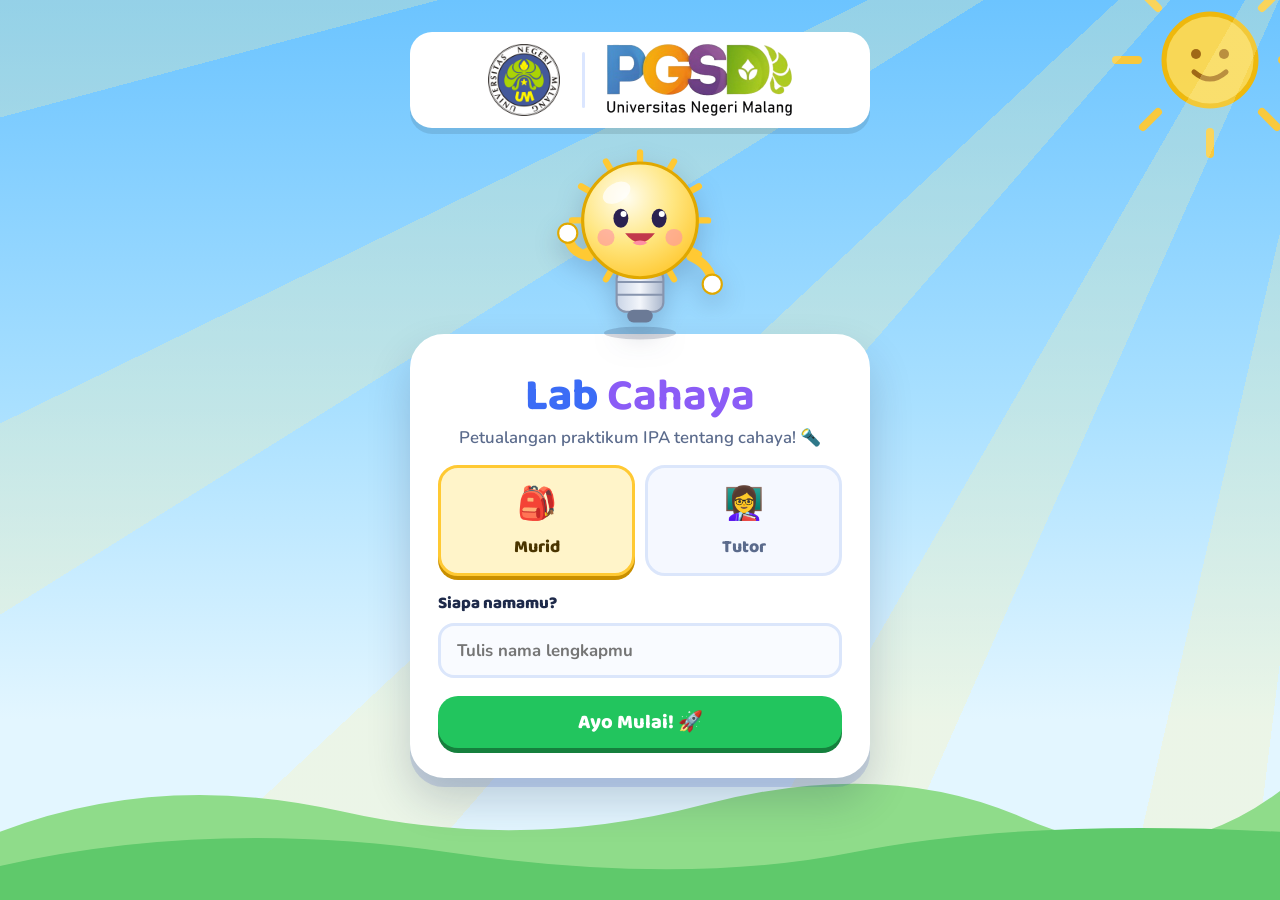
<file: index.html>
<!doctype html>
<html lang="id"><head><meta charset="utf-8"><meta name="viewport" content="width=device-width,initial-scale=1">
<title>Masuk – Lab Cahaya</title><link rel="stylesheet" href="style.css"></head>
<body>
<div class="login"><div class="lbox">
  <div class="idbar"><img id="logoUM" alt="Logo Universitas Negeri Malang"><span class="sep"></span><img id="logoPG" alt="Logo PGSD Universitas Negeri Malang"></div>
  <div id="mas"></div>
  <div class="lcard">
    <h1 class="brandname" id="bn"></h1>
    <p class="tag">Petualangan praktikum IPA tentang cahaya! 🔦</p>
    <div class="roles">
      <button type="button" class="role on" id="tS"><span>🎒</span>Murid</button>
      <button type="button" class="role" id="tT"><span>👩‍🏫</span>Tutor</button>
    </div>
    <form id="fS">
      <label for="nama">Siapa namamu?</label>
      <input id="nama" placeholder="Tulis nama lengkapmu" required autocomplete="name">
      <div class="row"><button class="btn green big block wiggle">Ayo Mulai! 🚀</button></div>
    </form>
    <form id="fT" class="hidden">
      <label for="pw">Kata sandi tutor</label>
      <input id="pw" type="password" required>
      <p id="err" class="err"></p>
      <div class="row" style="margin-top:6px"><button class="btn big block">Masuk sebagai Tutor</button></div>
    </form>
  </div>
</div></div>
<script src="sync-config.js"></script><script src="app.js"></script><script src="deco.js"></script><script src="logo.js"></script>
<script>
DECO.scenery();
logoUM.src = LOGO_UM; logoPG.src = LOGO_PGSD;
mas.innerHTML = DECO.mascot();
/* huruf melompat bergantian */
let i = 0; bn.innerHTML = [..."Lab "].map(c => `<span style="--i:${i++}">${c === " " ? "&nbsp;" : c}</span>`).join("") + "<b>" + [..."Cahaya"].map(c => `<span style="--i:${i++}">${c}</span>`).join("") + "</b>";
const u = getUser();
if (u) location.href = u.role === "tutor" ? "tutor.html" : "siswa.html";
tS.onclick = () => { tS.classList.add("on"); tT.classList.remove("on"); fS.classList.remove("hidden"); fT.classList.add("hidden"); };
tT.onclick = () => { tT.classList.add("on"); tS.classList.remove("on"); fT.classList.remove("hidden"); fS.classList.add("hidden"); };
fS.onsubmit = async e => {
  e.preventDefault();
  const n = nama.value.trim().replace(/\s+/g, " ");
  const b = fS.querySelector("button"); b.disabled = true;
  if (SYNC.aktif()) { b.textContent = "Menyambungkan… ☁️"; await SYNC.tarik(n); }   /* pulihkan data lama dari server */
  save("lms_user", { role: "siswa", nama: n }); location.href = "siswa.html";
};
fT.onsubmit = e => {
  e.preventDefault();
  if (pw.value === CONFIG.PASSWORD_TUTOR) { save("lms_user", { role: "tutor", nama: "Tutor" }); try { sessionStorage.setItem("lms_pw", pw.value); } catch (x) {} location.href = "tutor.html"; }
  else err.textContent = "Kata sandi salah, coba lagi ya.";
};
</script></body></html>
</file>
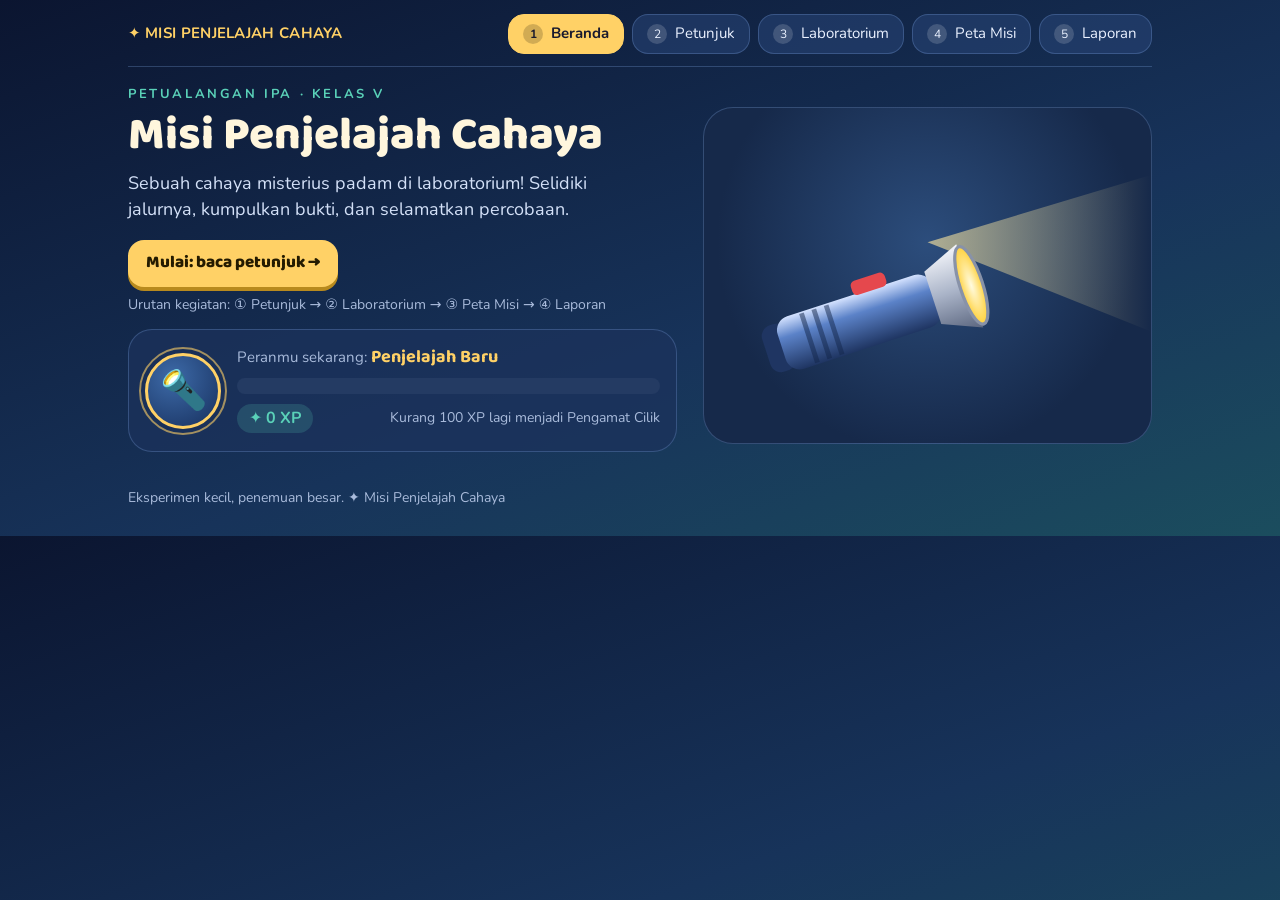
<file: lab-1.html>
<!doctype html>
<html lang="id"><head><meta charset="utf-8"><meta name="viewport" content="width=device-width,initial-scale=1">
<title>Lab 1 – Cahaya Merambat Lurus</title><link rel="stylesheet" href="lab-core.css"></head>
<body><div id="app"></div>
<script src="ai-config.js"></script><script src="lab-core.js"></script><script src="lab-icons.js"></script>
<script>
(function(){
const L=LabKit,I=L.icons,C=L.clamp;
const W=760,H=380,TB=322,FX=190,CX=[270,370,470],CW=46,HY=105,BX=556,BW=44,BH=92,SX=668,SW=36;
const DEF=()=>({ray:180,k:[180,180,180],book:275});

function scene(host,o){
  const id=L.uid('s1'),inter=o.interactive;
  host.innerHTML=`<svg viewBox="0 0 ${W} ${H}" id="${id}" role="img" aria-label="Senter, tiga karton berlubang, buku, dan layar">
  <defs><linearGradient id="${id}w" x1="0" y1="0" x2="0" y2="1"><stop offset="0" stop-color="#13213f"/><stop offset="1" stop-color="#1f3a63"/></linearGradient>
  <linearGradient id="${id}b" x1="0" x2="1"><stop offset="0" stop-color="#fff6c2"/><stop offset="1" stop-color="#ffd23f"/></linearGradient>
  <radialGradient id="${id}g"><stop offset="0" stop-color="#fff7c4"/><stop offset="1" stop-color="#ffd23f" stop-opacity="0"/></radialGradient>
  <filter id="${id}f" x="-10%" y="-300%" width="120%" height="700%"><feGaussianBlur stdDeviation="4"/></filter></defs>
  <rect width="${W}" height="${TB}" fill="url(#${id}w)"/>
  <path d="M0 80H760M0 160H760M0 240H760M190 0V322M380 0V322M570 0V322" stroke="#8fb4ff" stroke-opacity=".07"/>
  ${CX.map(x=>`<rect x="${x-3}" y="62" width="6" height="${TB-62}" fill="#6f7c92"/>`).join('')}
  <g transform="translate(${SX},70)">${I.screen(SW,230,22)}</g>
  <ellipse id="${id}sg" cx="${SX+SW/2}" cy="180" rx="17" ry="40" fill="url(#${id}g)" opacity="0"/>
  <g id="${id}sh" opacity="0"><rect id="${id}shr" x="${BX+BW}" y="100" width="${SX-BX-BW}" height="92" fill="#000" opacity=".42"/><text class="lbl" x="${(BX+BW+SX)/2}" y="0" text-anchor="middle" id="${id}sht">bayangan</text></g>
  ${CX.map((x,i)=>`<g id="${id}c${i}" class="drag">${I.cardboard(CW,210,HY,11,15)}</g>`).join('')}
  <g id="${id}tb">${I.table(W,TB)}</g>
  <g id="${id}bk" class="drag">${I.book(BW,BH)}</g>
  <g id="${id}bm" opacity="0"><polygon id="${id}bg" fill="url(#${id}b)"/><polygon id="${id}bgl" fill="#ffd23f" opacity=".5" filter="url(#${id}f)"/></g>
  <g id="${id}pt"></g>
  <rect id="${id}st" x="${FX-90}" width="6" fill="#6f7c92"/>
  <g id="${id}fl" class="drag">${I.flashlight(true)}</g>
  ${CX.map((x,i)=>`<text class="lbl" x="${x}" y="40" text-anchor="middle">Karton ${i+1}</text>`).join('')}
  <text class="lbl" x="${FX-62}" y="344" fill="#fff" style="fill:#fff6dd">Senter</text>
  <text class="lbl" x="${BX+BW/2}" y="344" text-anchor="middle" style="fill:#fff6dd">Buku</text>
  <text class="lbl" x="${SX+SW/2}" y="54" text-anchor="middle">Layar</text>
  <g id="${id}gr"></g></svg>`;
  const svg=host.querySelector('svg'),$=s=>svg.querySelector('#'+id+s);
  let st=DEF(),rev=false;
  function calc(){
    let end=SX,by=null;
    for(let i=0;i<3;i++)if(Math.abs(st.k[i]-st.ray)>10){end=CX[i]-CW/2;by='k'+(i+1);break;}
    if(!by&&Math.abs(st.book-st.ray)<BH/2+3){end=BX;by='book';}
    return {end:end,by:by};
  }
  function render(){
    $('fl').setAttribute('transform',`translate(${FX},${st.ray})`);
    $('st').setAttribute('y',st.ray+18);$('st').setAttribute('height',TB-st.ray-18);
    [0,1,2].forEach(i=>$('c'+i).setAttribute('transform',`translate(${CX[i]-CW/2},${st.k[i]-HY})`));
    $('bk').setAttribute('transform',`translate(${BX},${st.book-BH/2})`);
    if(inter)$('gr').innerHTML=L.grip(FX-100,st.ray-34,'y')+CX.map((x,i)=>L.grip(x,st.k[i]-HY+14,'y')).join('')+L.grip(BX+BW/2,st.book-BH/2-16,'y');
    beam();
  }
  function beam(){
    const g=$('bm'),pt=$('pt'),shg=$('sh'),sg=$('sg');
    if(!rev){g.setAttribute('opacity',0);pt.innerHTML='';shg.setAttribute('opacity',0);sg.setAttribute('opacity',0);return;}
    const r=calc(),y=st.ray,x0=FX+6;
    g.setAttribute('opacity',1);
    $('bg').setAttribute('points',`${x0},${y-4} ${r.end},${y-4} ${r.end},${y+4} ${x0},${y+4}`);
    $('bgl').setAttribute('points',`${x0},${y-8} ${r.end},${y-8} ${r.end},${y+8} ${x0},${y+8}`);
    let p='';
    CX.forEach((x,i)=>{const left=x-CW/2;if(r.end>left+CW)p+=`<circle cx="${x}" cy="${y}" r="13" fill="url(#${id}g)"/>`;});
    if(r.by&&r.by[0]==='k')p+=`<circle cx="${r.end}" cy="${y}" r="16" fill="url(#${id}g)"/>`;
    if(r.by==='book')p+=`<circle cx="${r.end}" cy="${y}" r="16" fill="url(#${id}g)"/>`;
    pt.innerHTML=p;
    if(r.by==='book'){shg.setAttribute('opacity',1);$('shr').setAttribute('y',st.book-BH/2);$('shr').setAttribute('height',BH);$('sht').setAttribute('y',st.book+4);}else shg.setAttribute('opacity',0);
    sg.setAttribute('opacity',r.by?0:1);sg.setAttribute('cy',y);
  }
  if(inter){
    const ch=()=>{render();o.onChange&&o.onChange();};
    L.drag($('fl'),svg,{axis:'y',min:120,max:250,get:()=>st.ray,set:v=>{st.ray=v;ch();}});
    [0,1,2].forEach(i=>L.drag($('c'+i),svg,{axis:'y',min:112,max:252,get:()=>st.k[i],set:v=>{st.k[i]=v;ch();}}));
    L.drag($('bk'),svg,{axis:'y',min:100,max:275,get:()=>st.book,set:v=>{st.book=v;ch();}});
  }
  render();
  return {
    setState(s){st={ray:s.ray,k:s.k.slice(),book:s.book};render();},
    getState(){return st;},
    reset(){st=DEF();rev=false;render();},
    reveal(b){rev=b;beam();},
    test(){
      rev=true;beam();const r=calc();
      const aligned=st.k.every(v=>Math.abs(v-st.ray)<=10);
      const key=r.by?'tidak':'ya';
      let t;
      if(!r.by)t='Cahaya melewati ketiga lubang yang segaris dan sampai di layar. Cahaya merambat lurus.';
      else if(r.by==='book')t='Cahaya terhalang buku dan tidak dapat menembusnya, sehingga terbentuk bayangan dan layar gelap.';
      else t='Cahaya berhenti di Karton '+r.by[1]+' karena lubangnya tidak segaris dengan sinar. Cahaya hanya merambat lurus.';
      return {id:(r.by||'lurus'),key:key,text:t,cells:[aligned?'Segaris':'Tidak segaris',r.by==='book'?'Menghalangi':'Tidak menghalangi',key==='ya'?'Layar terang':'Layar gelap']};
    }
  };
}

const heroArt=`<svg viewBox="0 0 400 300"><defs><linearGradient id="hb" x1="0" x2="1"><stop offset="0" stop-color="#ffe9a0" stop-opacity=".9"/><stop offset="1" stop-color="#ffe9a0" stop-opacity="0"/></linearGradient></defs>
<polygon points="200,120 400,60 400,200" fill="url(#hb)" opacity=".7"/>
<g transform="translate(235,160) rotate(-18) scale(1.45)">${I.flashlight(true)}</g></svg>`;

LabKit.create({
  key:'lab1',brand:'Misi Penjelajah Cahaya',kicker:'Petualangan IPA · Kelas V',title:'Misi Penjelajah Cahaya',
  story:'Sebuah cahaya misterius padam di laboratorium! Selidiki jalurnya, kumpulkan bukti, dan selamatkan percobaan.',heroArt:heroArt,
  mapKicker:'Modul B · Petualangan',
  lab:{kicker:'Modul A · Eksperimen virtual',title:'Laboratorium jalur cahaya',
    desc:'Seret senter, ketiga karton, buku, atau layar. Cahaya harus melewati setiap lubang tanpa mengenai penghalang agar sampai ke layar.',
    tip:'Tip: seret benda yang bertanda kuning. Untuk mencoba susunan awal, buku berada di bawah sinar.',
    predict:{q:'Prediksimu: apakah layar akan bercahaya?',opts:[['ya','Ya, layar bercahaya'],['tidak','Tidak, layar gelap']]},
    columns:['Lubang','Buku','Hasil pada layar'],
    report:[{"q": "Ceritakan satu keadaan saat cahaya dari senter sampai ke layar. Bagaimana susunan karton dan lubangnya?", "kw": ["segaris", "sejajar", "satu garis", "lurus", "sama tinggi"], "need": 1, "model": "Cahaya sampai ke layar ketika ketiga lubang karton segaris (sama tinggi) dengan senter dan tidak ada benda yang menghalangi."}, {"q": "Ceritakan satu keadaan saat cahaya tidak sampai ke layar (misalnya lubang karton bergeser atau buku diletakkan di jalur cahaya). Apa yang kamu lihat?", "kw": ["terhalang", "berhenti", "gelap", "tidak sampai", "menghalangi", "tidak tembus", "bayangan", "bergeser"], "need": 1, "model": "Salah satu keadaan sudah cukup. Lubang karton bergeser: cahaya terhalang dan tidak sampai ke layar sehingga layar gelap. Atau buku di jalur cahaya: cahaya terhalang, layar gelap, dan di belakang buku terbentuk bayangan."}, {"q": "Apa kesimpulanmu tentang cara cahaya merambat? (Menjawab satu hal saja sudah cukup.)", "kw": ["lurus"], "need": 1, "model": "Cahaya merambat lurus (menurut garis lurus). Boleh juga menyebut bahwa cahaya tidak dapat menembus benda gelap."}],minObs:0},
  createScene:scene,
  missions:[
   {id:'m1',poin:["[inti] Cahaya sampai ke layar karena ketiga lubang karton segaris (sama tinggi) dengan senter dan tidak ada penghalang","[inti] Alasan: cahaya merambat lurus sehingga dapat melewati lubang-lubang yang segaris"],essay:'Apakah cahaya dari senter sampai ke layar? Jelaskan alasannya.',title:'Detektif Cahaya',short:'Amati, uji, dan jelaskan.',badge:'Penjelajah Cahaya',skills:['Memprediksi hasil','Menggunakan bukti'],
    story:'Senter menyala dan tiga karton berlubang berderet rapi. Apakah cahayanya sampai ke layar?',
    preset:{ray:180,k:[180,180,180],book:275},pQ:'Prediksimu: apakah layar akan bercahaya?',pOpts:[['ya','Ya, layar bercahaya'],['tidak','Tidak, layar gelap']],
    q:'Bukti mana yang paling tepat menjelaskan hasilnya?',
    choices:[['Cahaya sampai ke layar karena ketiga lubang segaris dan cahaya merambat lurus.',true],['Cahaya membelok mengikuti lubang karton.',false,'Cahaya tidak membelok sendiri. Lihat lagi: apakah lubangnya berada pada ketinggian yang sama?'],['Layar menyala sendiri tanpa senter.',false,'Layar tidak menyala sendiri. Cahaya berasal dari senter.'],['Karton memantulkan cahaya ke layar.',false,'Karton justru menghalangi cahaya. Cahaya lewat melalui lubangnya.']],
    reasonQ:'Tulis alasanmu (kenapa cahaya sampai ke layar?):',kw:['lurus','segaris','sejajar','satu garis'],need:1,
    hints:['Lihat jalur sinar dari senter sampai layar.','Apakah ketiga lubang berada pada ketinggian yang sama dengan senter?','Cahaya merambat menurut garis …?'],
    explain:'Cahaya merambat lurus. Karena ketiga lubang segaris, cahaya dapat lewat sampai ke layar.'},
   {id:'m2',poin:["[inti] Cahaya berhenti/terhalang di Karton 2 karena lubang Karton 2 bergeser atau tidak segaris dengan senter dan lubang lain","[inti] Cahaya merambat lurus sehingga tidak bisa membelok mengikuti lubang yang bergeser"],essay:'Mengapa cahaya berhenti di Karton 2? Jelaskan alasannya.',title:'Tiga Lubang Rahasia',short:'Cari lubang yang bandel.',badge:'Pemburu Garis Lurus',skills:['Menemukan kesalahan percobaan','Hubungan variabel dan hasil'],
    story:'Kali ini layar tetap gelap. Salah satu karton berlubang sedikit bergeser. Temukan penyebabnya!',
    preset:{ray:170,k:[170,215,170],book:275},pQ:'Prediksimu: apakah layar akan bercahaya?',pOpts:[['ya','Ya, layar bercahaya'],['tidak','Tidak, layar gelap']],
    q:'Mengapa cahaya berhenti di Karton 2?',
    choices:[['Lubang Karton 2 tidak segaris dengan lubang lain, dan cahaya merambat lurus sehingga terhalang.',true],['Senter kehabisan baterai.',false,'Senter menyala, buktinya cahaya sampai ke Karton 1.'],['Cahaya dapat membelok mengikuti lubang.',false,'Cahaya tidak membelok. Perhatikan letak lubang Karton 2.'],['Layarnya terlalu kecil.',false,'Cahaya sudah berhenti sebelum sampai ke layar.']],
    reasonQ:'Tulis alasanmu:',kw:['lurus','segaris','sejajar','tidak sama','bergeser','terhalang'],need:1,
    hints:['Bandingkan ketinggian ketiga lubang.','Karton mana yang lubangnya lebih rendah?','Cahaya yang merambat lurus tidak bisa membelok ke lubang yang bergeser.'],
    explain:'Cahaya merambat lurus. Lubang yang bergeser tidak dilalui cahaya, sehingga cahaya terhalang karton.'},
   {id:'m3',poin:["[inti] Bayangan terbentuk karena buku (benda gelap/tidak bening) menghalangi cahaya dan cahaya tidak dapat menembusnya","[pendukung] Daerah di belakang buku tidak terkena cahaya sehingga gelap"],essay:'Mengapa ada daerah gelap (bayangan) di belakang buku? Jelaskan alasannya.',title:'Misteri Bayangan',short:'Mengapa ada bayangan?',badge:'Detektif Bayangan',skills:['Hubungan variabel dan hasil','Memilih informasi relevan'],
    story:'Seseorang menaruh buku di jalur cahaya. Layar gelap dan ada daerah gelap di belakang buku.',
    preset:{ray:180,k:[180,180,180],book:180},pQ:'Prediksimu: apakah layar akan bercahaya?',pOpts:[['ya','Ya, layar bercahaya'],['tidak','Tidak, layar gelap']],
    q:'Mengapa terbentuk bayangan di belakang buku?',
    choices:[['Buku tidak dapat ditembus cahaya, sehingga cahaya terhalang dan terbentuk bayangan.',true],['Buku menyerap semua lubang karton.',false,'Lubang karton tidak berubah. Perhatikan buku di jalur sinar.'],['Cahaya berubah menjadi gelap sendiri.',false,'Cahaya tidak berubah menjadi gelap; ia terhalang benda.'],['Layar bergerak menjauh.',false,'Layar tidak bergerak.']],
    reasonQ:'Tulis alasanmu:',kw:['terhalang','tidak tembus','tidak dapat menembus','menghalangi','gelap'],need:1,
    hints:['Apa yang ada di jalur cahaya?','Apakah buku dapat dilewati cahaya?','Daerah yang tidak terkena cahaya disebut …?'],
    explain:'Benda gelap seperti buku tidak meneruskan cahaya. Cahaya terhalang sehingga terbentuk bayangan.'},
   {id:'m4',poin:["[inti] Naikkan atau geser Karton 1 sampai lubangnya segaris (sama tinggi) dengan senter dan lubang karton lain","[inti] Alasan: cahaya merambat lurus"],essay:'Karton 1 terlalu rendah, jadi layar gelap. Apa yang harus kamu lakukan supaya cahaya sampai ke layar? Jelaskan alasannya.',title:'Perbaiki Jalur Cahaya',short:'Pilih cara memperbaiki.',badge:'Teknisi Optik',skills:['Menemukan kesalahan percobaan','Mengidentifikasi masalah'],
    story:'Layar kembali gelap. Karton 1 terlalu rendah. Bagaimana cara memperbaikinya?',
    preset:{ray:150,k:[215,150,150],book:275},fixed:{ray:150,k:[150,150,150],book:275},pQ:'Prediksimu: apakah layar akan bercahaya?',pOpts:[['ya','Ya, layar bercahaya'],['tidak','Tidak, layar gelap']],
    q:'Langkah perbaikan mana yang tepat?',
    choices:[['Naikkan Karton 1 sampai lubangnya segaris dengan senter dan lubang lain.',true],['Tambah satu karton lagi di depan layar.',false,'Menambah karton justru menambah penghalang.'],['Ganti dengan senter yang lebih terang.',false,'Senter sudah cukup terang; masalahnya letak lubang.'],['Besarkan layar saja.',false,'Cahaya sudah terhalang sebelum sampai ke layar.']],
    reasonQ:'Tulis alasanmu:',kw:['segaris','sejajar','lurus','satu garis','naikkan'],need:1,
    hints:['Karton mana yang menghalangi sinar?','Lubang itu perlu digeser ke arah mana?','Semua lubang harus berada pada satu garis lurus dengan senter.'],
    explain:'Agar cahaya sampai ke layar, semua lubang harus segaris karena cahaya merambat lurus.'},
   {id:'m5',poin:["[inti] Cahaya merambat lurus (menurut garis lurus)","[inti] Cahaya tidak dapat menembus benda gelap/penghalang sehingga terbentuk bayangan"],essay:'Dari tiga buktimu, apa kesimpulanmu tentang cara cahaya merambat dan benda yang tidak bisa ditembus cahaya?',title:'Selamatkan Laboratorium',short:'Tarik kesimpulan akhir.',badge:'Juara Laboratorium',skills:['Menggunakan bukti','Memilih informasi relevan','Memprediksi hasil'],
    story:'Kamu sudah punya tiga bukti: lubang segaris → layar terang, lubang bergeser → layar gelap, buku di jalur → layar gelap. Rangkum menjadi satu kesimpulan.',
    preset:{ray:180,k:[180,180,180],book:180},pQ:'Prediksimu: apakah layar akan bercahaya?',pOpts:[['ya','Ya, layar bercahaya'],['tidak','Tidak, layar gelap']],
    q:'Kesimpulan mana yang paling tepat?',
    choices:[['Cahaya merambat menurut garis lurus dan tidak dapat menembus benda gelap.',true],['Cahaya merambat membelok-belok mengikuti lubang.',false,'Buktimu menunjukkan lubang harus segaris, jadi cahaya tidak membelok.'],['Cahaya hanya bisa lewat lubang yang bulat.',false,'Bentuk lubang bukan penyebabnya; letaknya yang harus segaris.'],['Cahaya tidak punya arah rambat.',false,'Cahaya punya arah: lurus.']],
    reasonQ:'Tulis kesimpulanmu:',kw:['lurus','terhalang','tidak tembus','menghalangi','gelap','segaris'],need:2,
    hints:['Ingat bukti 1 dan 2: apa syarat cahaya sampai ke layar?','Ingat bukti 3: apa yang terjadi bila ada benda gelap?','Sebutkan dua hal: arah rambat dan benda penghalang.'],
    explain:'Cahaya merambat lurus dan terhalang oleh benda gelap. Karena itu bayangan dapat terbentuk.'}
  ]
});
})();
</script></body></html>
</file>
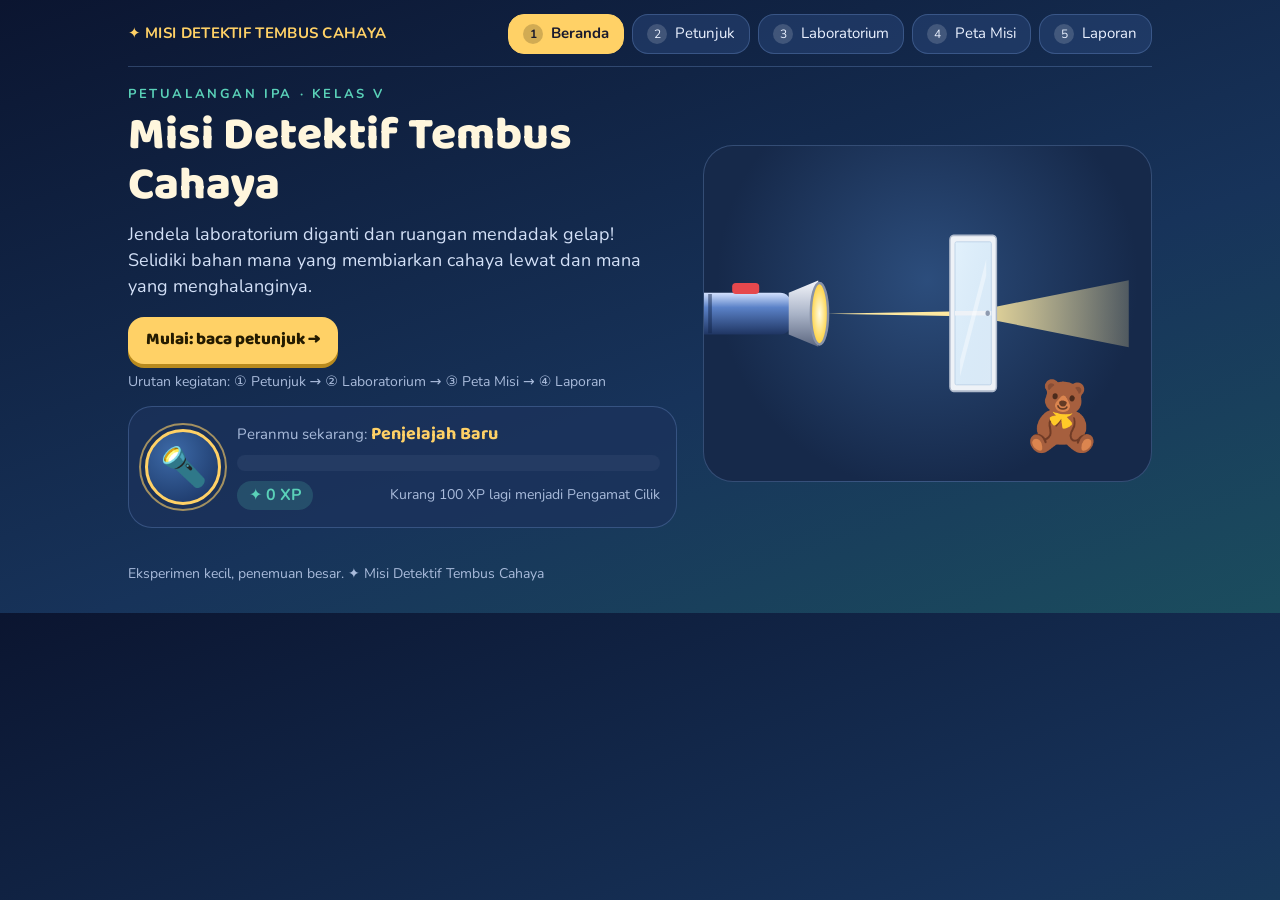
<file: lab-2.html>
<!doctype html>
<html lang="id"><head><meta charset="utf-8"><meta name="viewport" content="width=device-width,initial-scale=1">
<title>Lab 2 – Cahaya Menembus Benda Bening</title><link rel="stylesheet" href="lab-core.css"></head>
<body><div id="app"></div>
<script src="ai-config.js"></script><script src="lab-core.js"></script><script src="lab-icons.js"></script>
<script>
(function(){
const L=LabKit,I=L.icons;
const W=760,H=380,TB=322,FX=190,RY=225,MX=300,MW=64,MH=170,SX=650,SW=36;
const MATS={
  kaca:{n:'Kaca bening',t:.95,b:0,ov:'rgba(190,225,255,.12)',vis:'Terlihat jelas',txt:'Kaca bening meneruskan hampir semua cahaya. Layar terang dan boneka di belakangnya terlihat jelas.'},
  plastik:{n:'Plastik bening',t:.9,b:.8,ov:'rgba(200,230,255,.16)',vis:'Terlihat jelas',txt:'Plastik bening meneruskan hampir semua cahaya. Layar terang dan boneka masih terlihat jelas.'},
  air:{n:'Air jernih',t:.85,b:1.6,ov:'rgba(63,155,255,.28)',vis:'Terlihat jelas',txt:'Air jernih meneruskan cahaya. Layar terang dan boneka di belakangnya masih terlihat.'},
  minyak:{n:'Kertas minyak',t:.45,b:6,ov:'rgba(243,226,180,.8)',vis:'Terlihat buram',txt:'Kertas minyak hanya meneruskan sebagian cahaya. Layar redup dan boneka terlihat buram.'},
  kardus:{n:'Kardus',t:0,b:0,ov:'rgba(168,120,60,1)',vis:'Tidak terlihat',txt:'Kardus tidak meneruskan cahaya. Layar gelap, terbentuk bayangan, dan boneka tidak terlihat.'},
  kayu:{n:'Papan kayu',t:0,b:0,ov:'rgba(140,95,50,1)',vis:'Tidak terlihat',txt:'Papan kayu tidak meneruskan cahaya. Layar gelap, terbentuk bayangan, dan boneka tidak terlihat.'}
};
const KEYS=Object.keys(MATS);
const keyOf=t=>t>=.8?'terang':t>0?'redup':'gelap';
const lvl={terang:'Layar terang',redup:'Layar redup',gelap:'Layar gelap'};

function scene(host,o){
  const id=L.uid('s2'),inter=o.interactive;
  host.innerHTML=`<svg viewBox="0 0 ${W} ${H}" role="img" aria-label="Senter, bahan yang diuji, boneka, dan layar">
  <defs><linearGradient id="${id}w" x1="0" y1="0" x2="0" y2="1"><stop offset="0" stop-color="#13213f"/><stop offset="1" stop-color="#1f3a63"/></linearGradient>
  <linearGradient id="${id}b" x1="0" x2="1"><stop offset="0" stop-color="#fff6c2"/><stop offset="1" stop-color="#ffd23f"/></linearGradient>
  <radialGradient id="${id}g"><stop offset="0" stop-color="#fff7c4"/><stop offset="1" stop-color="#ffd23f" stop-opacity="0"/></radialGradient>
  <filter id="${id}f" x="-10%" y="-300%" width="120%" height="700%"><feGaussianBlur stdDeviation="4"/></filter>
  <filter id="${id}k" x="-20%" y="-20%" width="140%" height="140%"><feGaussianBlur id="${id}bl" stdDeviation="0"/></filter>
  <clipPath id="${id}cp"><rect x="441" y="13" width="298" height="114" rx="12"/></clipPath></defs>
  <rect width="${W}" height="${TB}" fill="url(#${id}w)"/>
  <path d="M0 80H760M0 160H760M0 240H760M190 0V322M380 0V322M570 0V322" stroke="#8fb4ff" stroke-opacity=".07"/>
  <rect x="440" y="12" width="300" height="116" rx="13" fill="#1d3358" stroke="#8fb4ff" stroke-opacity=".5"/>
  <g clip-path="url(#${id}cp)"><text id="${id}ted" x="590" y="100" font-size="78" text-anchor="middle" filter="url(#${id}k)" opacity="0">🧸</text><rect id="${id}ov" x="441" y="13" width="298" height="114" fill="#000" opacity="0"/></g>
  <text id="${id}q" x="590" y="96" font-size="56" text-anchor="middle" fill="#8fb4ff" opacity=".6">?</text>
  <text class="lbl" x="452" y="32">Boneka di belakang bahan:</text><text class="lbl g" id="${id}vis" x="452" y="121"> </text>
  <g transform="translate(${SX},150)">${I.screen(SW,150,22)}</g>
  <ellipse id="${id}sg" cx="${SX+SW/2}" cy="${RY}" rx="17" ry="42" fill="url(#${id}g)" opacity="0"/>
  <g id="${id}sh" opacity="0"><rect x="${MX+MW+7}" y="${RY-MH/2}" width="${SX-MX-MW-7}" height="${MH}" fill="#000" opacity=".4"/><text class="lbl" x="${(MX+MW+SX)/2}" y="${RY+4}" text-anchor="middle">bayangan</text></g>
  <g id="${id}tb">${I.table(W,TB)}</g>
  <rect x="${MX-12}" y="${RY+MH/2}" width="${MW+24}" height="${TB-RY-MH/2}" fill="#6b4222"/>
  <g id="${id}mat" transform="translate(${MX},${RY-MH/2})"></g>
  <g id="${id}bm" opacity="0"><polygon id="${id}b1" fill="url(#${id}b)"/><polygon id="${id}b1g" fill="#ffd23f" opacity=".5" filter="url(#${id}f)"/><g id="${id}b2g"><polygon id="${id}b2" fill="url(#${id}b)"/><polygon id="${id}b2l" fill="#ffd23f" opacity=".5" filter="url(#${id}f)"/></g></g>
  <rect x="${FX-90}" y="${RY+18}" width="6" height="${TB-RY-18}" fill="#6f7c92"/>
  <g transform="translate(${FX},${RY})">${I.flashlight(true)}</g>
  <text class="lbl" x="${MX+MW/2}" y="${RY-MH/2-12}" text-anchor="middle" id="${id}nm"> </text>
  <text class="lbl" x="${FX-62}" y="344" style="fill:#fff6dd">Senter</text>
  <text class="lbl" x="${SX+SW/2}" y="140" text-anchor="middle">Layar</text></svg>`+
  (inter?`<div class="ctl" id="${id}tray">${KEYS.map(k=>`<button class="chip" data-k="${k}"><svg viewBox="-4 -12 ${MW+8} ${MH+14}">${I.mat(k,MW,MH)}</svg>${MATS[k].n}</button>`).join('')}</div>`:'');
  const svg=host.querySelector('svg'),$=s=>svg.querySelector('#'+id+s);
  let st={mat:'kaca'},rev=false;
  function render(){
    const m=MATS[st.mat];
    $('mat').innerHTML=I.mat(st.mat,MW,MH);$('nm').textContent=m.n;
    const g=$('bm'),sh=$('sh'),sg=$('sg');
    if(inter)host.querySelectorAll('.chip').forEach(c=>c.classList.toggle('on',c.dataset.k===st.mat));
    if(!rev){g.setAttribute('opacity',0);sh.setAttribute('opacity',0);sg.setAttribute('opacity',0);$('ted').setAttribute('opacity',0);$('ov').setAttribute('opacity',0);$('q').setAttribute('opacity',.6);$('vis').textContent='belum diuji';return;}
    g.setAttribute('opacity',1);
    $('b1').setAttribute('points',`${FX+6},${RY-4} ${MX},${RY-4} ${MX},${RY+4} ${FX+6},${RY+4}`);
    $('b1g').setAttribute('points',`${FX+6},${RY-8} ${MX},${RY-8} ${MX},${RY+8} ${FX+6},${RY+8}`);
    const x1=MX+MW+7;
    $('b2').setAttribute('points',`${x1},${RY-4} ${SX},${RY-4} ${SX},${RY+4} ${x1},${RY+4}`);
    $('b2l').setAttribute('points',`${x1},${RY-8} ${SX},${RY-8} ${SX},${RY+8} ${x1},${RY+8}`);
    $('b2g').setAttribute('opacity',m.t>0?.3+.7*m.t:0);
    sg.setAttribute('opacity',m.t);sh.setAttribute('opacity',m.t>0?0:1);
    $('bl').setAttribute('stdDeviation',m.b);
    $('ted').setAttribute('opacity',1);$('ov').setAttribute('fill',m.ov.replace(/,[\d.]+\)$/,',1)'));$('ov').setAttribute('opacity',parseFloat(m.ov.match(/,([\d.]+)\)$/)[1]));
    $('q').setAttribute('opacity',0);$('vis').textContent=m.vis;
  }
  if(inter)host.querySelectorAll('.chip').forEach(c=>c.onclick=()=>{st.mat=c.dataset.k;render();o.onChange&&o.onChange();});
  render();
  return {
    setState(s){st={mat:s.mat};render();},getState(){return st;},
    reset(){st={mat:'kaca'};rev=false;render();},
    reveal(b){rev=b;render();},
    test(){rev=true;render();const m=MATS[st.mat],k=keyOf(m.t);return {id:st.mat,key:k,text:m.txt,cells:[m.n,lvl[k].replace('Layar ','').replace(/^./,c=>c.toUpperCase()),m.vis]};}
  };
}

const heroArt=`<svg viewBox="0 0 400 300"><defs><linearGradient id="hb2" x1="0" x2="1"><stop offset="0" stop-color="#ffe9a0" stop-opacity=".9"/><stop offset="1" stop-color="#ffe9a0" stop-opacity=".25"/></linearGradient></defs>
<polygon points="110,150 220,148 220,152 110,150" fill="#ffe9a0"/><polygon points="250,146 380,120 380,180 250,154" fill="url(#hb2)"/>
<g transform="translate(220,80) scale(.65,.82)">${I.mat('kaca',64,170)}</g><text x="320" y="262" font-size="60" text-anchor="middle">🧸</text>
<g transform="translate(100,150) scale(1.1)">${I.flashlight(true)}</g></svg>`;

LabKit.create({
  key:'lab2',brand:'Misi Detektif Tembus Cahaya',kicker:'Petualangan IPA · Kelas V',title:'Misi Detektif Tembus Cahaya',
  story:'Jendela laboratorium diganti dan ruangan mendadak gelap! Selidiki bahan mana yang membiarkan cahaya lewat dan mana yang menghalanginya.',heroArt:heroArt,
  lab:{kicker:'Modul A · Eksperimen virtual',title:'Laboratorium tembus cahaya',
    desc:'Pilih satu bahan di bagian bawah. Lihat seberapa terang layar dan bagaimana boneka di belakang bahan itu terlihat. Coba semua bahan sesukamu.',
    tip:'Tip: coba semua bahan, mulai dari kaca bening sampai papan kayu.',
    predict:{q:'Prediksimu: bagaimana cahaya di layar setelah melewati bahan ini?',opts:[['terang','Layar terang'],['redup','Layar redup'],['gelap','Layar gelap']]},
    columns:['Bahan','Cahaya di layar','Boneka di belakang'],
    report:[{"q": "Ceritakan pengamatanmu pada satu bahan yang bening (kaca, plastik, atau air).", "kw": ["kaca", "plastik", "air", "bening", "terang", "jelas", "tembus", "meneruskan"], "need": 1, "model": "Memilih salah satu sudah cukup. Kaca bening, plastik bening, atau air jernih meneruskan hampir semua cahaya, sehingga layar terang dan boneka terlihat jelas."}, {"q": "Ceritakan pengamatanmu ketika memakai kertas minyak.", "kw": ["sebagian", "buram", "redup", "samar"], "need": 1, "model": "Kertas minyak hanya meneruskan sebagian cahaya: layar redup dan boneka terlihat buram."}, {"q": "Ceritakan pengamatanmu ketika memakai kardus atau papan kayu (memilih salah satu sudah cukup).", "kw": ["tidak", "terhalang", "menghalangi", "gelap", "bayangan"], "need": 1, "model": "Kardus atau papan kayu tidak meneruskan cahaya (menghalangi): layar gelap dan terbentuk bayangan."}],minObs:0},
  createScene:scene,
  missions:[
   {id:'m1',poin:["[inti] Ya, ruangan terang karena kaca bening meneruskan (membiarkan lewat) hampir semua cahaya","[pendukung] Benda di balik kaca terlihat jelas"],essay:'Apakah ruangan akan terang jika jendela dibuat dari kaca bening? Jelaskan alasannya.',title:'Detektif Kaca',short:'Mengapa jendela dibuat dari kaca?',badge:'Penjelajah Transparan',skills:['Memprediksi hasil','Menggunakan bukti'],
    story:'Jendela baru terbuat dari kaca bening. Apakah ruangan akan terang?',preset:{mat:'kaca'},
    pQ:'Prediksimu: bagaimana cahaya di layar?',pOpts:[['terang','Layar terang'],['redup','Layar redup'],['gelap','Layar gelap']],
    q:'Bukti mana yang paling tepat?',
    choices:[['Kaca bening meneruskan hampir semua cahaya, sehingga layar terang dan boneka terlihat jelas.',true],['Kaca memancarkan cahaya sendiri.',false,'Kaca tidak membuat cahaya; ia hanya meneruskan cahaya dari senter.'],['Kaca menyerap semua cahaya.',false,'Kalau menyerap semua cahaya, layar akan gelap. Padahal layar terang.'],['Kaca menghalangi cahaya sehingga terbentuk bayangan.',false,'Layar terang, jadi cahaya tidak terhalang.']],
    reasonQ:'Tulis alasanmu:',kw:['bening','tembus','menembus','diteruskan','lewat','meneruskan'],need:1,
    hints:['Lihat seberapa terang layar.','Apakah boneka di belakang kaca terlihat jelas?','Benda bening … cahaya.'],
    explain:'Benda bening meneruskan hampir semua cahaya, sehingga benda di belakangnya terlihat jelas.'},
   {id:'m2',poin:["[inti] Kertas minyak hanya meneruskan sebagian cahaya (tembus sebagian)","[pendukung] Karena itu layar redup dan boneka tampak buram/samar"],title:'Misteri Kertas Minyak',short:'Terang atau gelap?',badge:'Detektif Benda Buram',skills:['Hubungan variabel dan hasil','Memprediksi hasil'],
    story:'Kertas minyak dipasang di lubang angin. Cahaya masuk, tetapi bonekanya tampak samar.',preset:{mat:'minyak'},
    pQ:'Prediksimu: bagaimana cahaya di layar?',pOpts:[['terang','Layar terang'],['redup','Layar redup'],['gelap','Layar gelap']],
    q:'Mengapa layar redup dan boneka terlihat buram?',
    choices:[['Kertas minyak hanya meneruskan sebagian cahaya.',true],['Kertas minyak meneruskan semua cahaya.',false,'Kalau semua diteruskan, layar akan terang dan boneka jelas.'],['Kertas minyak tidak meneruskan cahaya sama sekali.',false,'Layar masih agak terang, jadi sebagian cahaya diteruskan.'],['Baterai senter hampir habis.',false,'Senter sama saja seperti pada percobaan sebelumnya.']],
    reasonQ:'Tulis alasanmu:',kw:['sebagian','buram','redup','tembus sebagian'],need:1,
    hints:['Bandingkan terang layar dengan kaca bening.','Apakah ada cahaya yang tetap sampai di layar?','Benda buram meneruskan … cahaya.'],
    explain:'Benda buram (tembus sebagian) hanya meneruskan sebagian cahaya sehingga benda di belakangnya terlihat samar.'},
   {id:'m3',poin:["[inti] Kardus tidak meneruskan cahaya (menghalangi/menahan cahaya)","[pendukung] Cahaya terhalang sehingga terbentuk bayangan dan layar gelap"],essay:'Mengapa layar menjadi gelap saat ada kardus di jalur cahaya? Jelaskan alasannya.',title:'Dinding Kardus',short:'Cahaya dihalangi kardus.',badge:'Penjelajah Benda Opaque',skills:['Hubungan variabel dan hasil','Memilih informasi relevan'],
    story:'Seseorang menaruh kardus di jalur cahaya. Layar jadi gelap.',preset:{mat:'kardus'},
    pQ:'Prediksimu: bagaimana cahaya di layar?',pOpts:[['terang','Layar terang'],['redup','Layar redup'],['gelap','Layar gelap']],
    q:'Mengapa layar gelap?',
    choices:[['Kardus tidak meneruskan cahaya sehingga cahaya terhalang dan terbentuk bayangan.',true],['Kardus memantulkan cahaya menuju layar.',false,'Layar gelap, jadi tidak ada cahaya yang sampai ke sana.'],['Kardus bening seperti kaca.',false,'Kardus tidak bening; bonekanya sama sekali tidak terlihat.'],['Cahaya berubah menjadi gelap.',false,'Cahaya tidak berubah; ia terhalang kardus.']],
    reasonQ:'Tulis alasanmu:',kw:['terhalang','menghalangi','tidak tembus','tidak diteruskan','gelap','bayangan'],need:1,
    hints:['Apakah boneka masih terlihat?','Apakah ada cahaya di belakang kardus?','Benda gelap … cahaya.'],
    explain:'Benda gelap tidak meneruskan cahaya. Cahaya terhalang dan membentuk bayangan.'},
   {id:'m4',poin:["[inti] Plastik bening meneruskan cahaya matahari sehingga tanaman tetap mendapat cahaya"],title:'Atap Rumah Kaca',short:'Mengapa tanaman memakai plastik bening?',badge:'Master Transparansi',skills:['Memilih informasi relevan','Mengidentifikasi masalah'],
    story:'Pak Tani membuat atap rumah kaca dari plastik bening agar tanaman tetap mendapat cahaya matahari.',preset:{mat:'plastik'},
    pQ:'Prediksimu: bagaimana cahaya di layar?',pOpts:[['terang','Layar terang'],['redup','Layar redup'],['gelap','Layar gelap']],
    q:'Mengapa plastik bening cocok untuk atap rumah kaca?',
    choices:[['Plastik bening meneruskan cahaya sehingga tanaman mendapat cahaya matahari.',true],['Plastik bening menghalangi semua cahaya.',false,'Layar terang, jadi cahaya diteruskan.'],['Plastik bening menghasilkan cahaya sendiri.',false,'Plastik tidak menghasilkan cahaya.'],['Plastik bening tidak dilewati cahaya tetapi hangat.',false,'Hasil ujimu menunjukkan cahaya melewati plastik.']],
    reasonQ:'Tulis alasanmu:',kw:['meneruskan','diteruskan','menembus','tembus','lewat','bening'],need:1,
    hints:['Lihat layar setelah cahaya melewati plastik.','Tanaman membutuhkan apa dari matahari?','Benda bening meneruskan cahaya.'],
    explain:'Plastik bening meneruskan cahaya matahari, sehingga tanaman di dalam rumah kaca tetap mendapat cahaya.'},
   {id:'m5',poin:["[inti] Urutan dari paling banyak meneruskan cahaya: kaca bening, lalu kertas minyak, lalu kardus","[inti] Alasan: kaca bening meneruskan hampir semua cahaya, kertas minyak sebagian, kardus tidak sama sekali"],essay:'Urutkan kaca bening, kertas minyak, dan kardus dari yang paling banyak meneruskan cahaya. Jelaskan alasan urutanmu.',title:'Selamatkan Laboratorium',short:'Urutkan bahan dari yang paling menembus.',badge:'Juara Laboratorium',skills:['Menggunakan bukti','Memilih informasi relevan','Memprediksi hasil'],
    story:'Kamu sudah menguji kaca, kertas minyak, dan kardus. Susun hasilnya dari yang paling banyak meneruskan cahaya.',preset:{mat:'air'},
    pQ:'Prediksimu: bagaimana cahaya di layar melewati air jernih?',pOpts:[['terang','Layar terang'],['redup','Layar redup'],['gelap','Layar gelap']],
    q:'Urutan mana yang benar (dari paling banyak meneruskan cahaya)?',
    choices:[['Kaca bening → kertas minyak → kardus',true],['Kardus → kertas minyak → kaca bening',false,'Urutannya terbalik. Kardus tidak meneruskan cahaya sama sekali.'],['Kertas minyak → kaca bening → kardus',false,'Kaca bening meneruskan lebih banyak cahaya daripada kertas minyak.'],['Kaca bening → kardus → kertas minyak',false,'Kertas minyak masih meneruskan sebagian cahaya, kardus tidak.']],
    reasonQ:'Jelaskan singkat urutan itu:',kw:['bening','sebagian','tidak','meneruskan','menghalangi'],need:2,
    hints:['Ingat hasil layar tiap bahan.','Mana yang layarnya paling terang? Mana yang gelap?','Bening → sebagian → tidak sama sekali.'],
    explain:'Benda bening meneruskan paling banyak cahaya, benda buram hanya sebagian, dan benda gelap tidak meneruskan cahaya.'}
  ]
});
})();
</script></body></html>
</file>
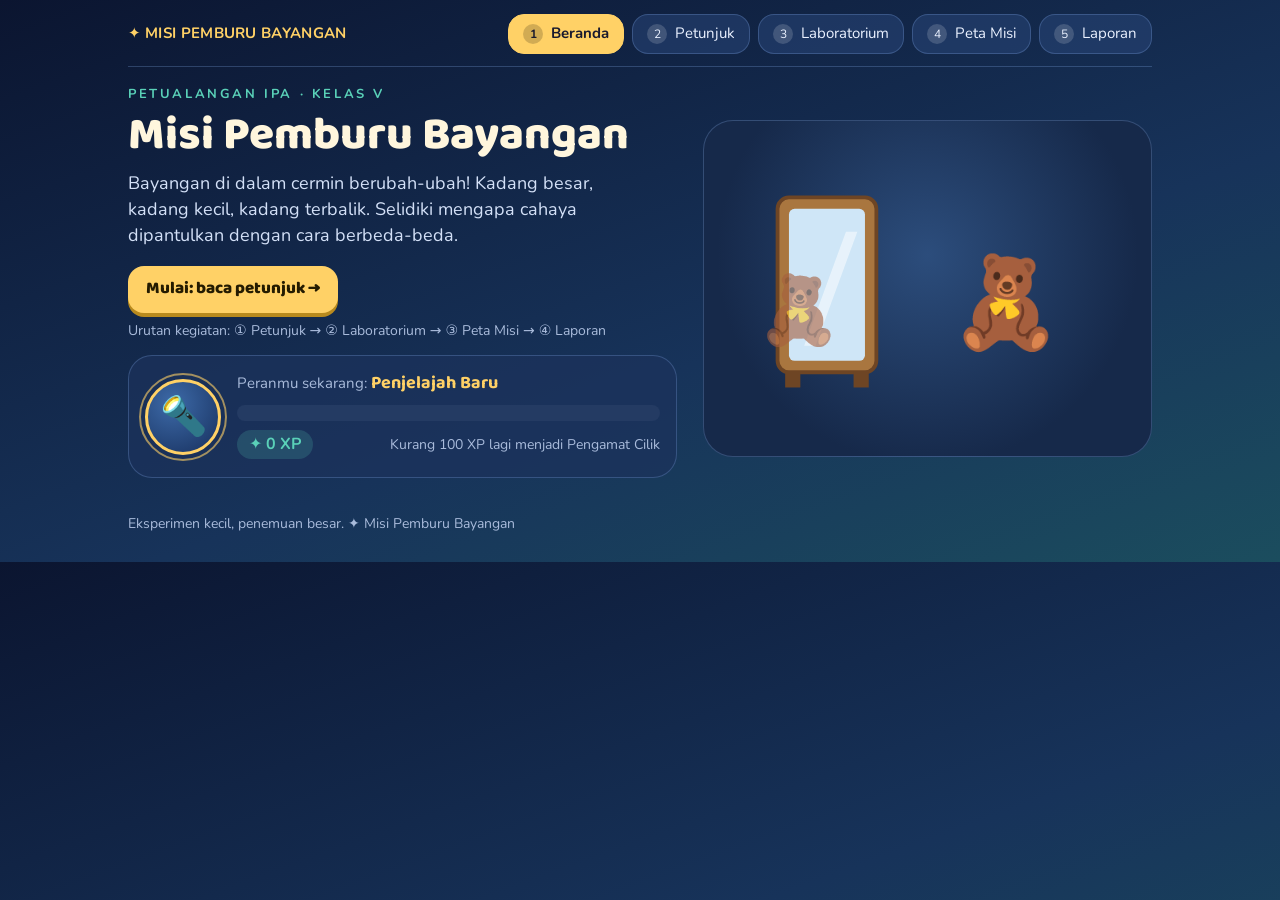
<file: lab-3.html>
<!doctype html>
<html lang="id"><head><meta charset="utf-8"><meta name="viewport" content="width=device-width,initial-scale=1">
<title>Lab 3 – Cahaya Dipantulkan</title><link rel="stylesheet" href="lab-core.css"></head>
<body><div id="app"></div>
<script src="ai-config.js"></script><script src="lab-core.js"></script><script src="lab-icons.js"></script>
<script>
(function(){
const L=LabKit,I=L.icons;
const W=760,TB=330,AX=250,MX=420,OH=64,F=90,HALF=80;
const MIR={
  datar:{n:'Cermin datar',f:0,icon:'wardrobe',ex:'Cermin kamar'},
  cekung:{n:'Cermin cekung',f:F,icon:'spoon',ex:'Sendok (sisi dalam)'},
  cembung:{n:'Cermin cembung',f:-F,icon:'spion',ex:'Kaca spion motor'}
};
const OBJ={boneka:['🧸','Boneka'],apel:['🍎','Apel'],bunga:['🌷','Bunga'],wajah:['🙂','Wajah']};
const DEF=()=>({mode:'bayangan',mirror:'datar',obj:'boneka',d:200,ang:40,surface:'cermin'});
const jarak=d=>d<80?'sangat dekat':d<150?'dekat':d<230?'sedang':'jauh';

function calcBay(st){
  const m=MIR[st.mirror],d=st.d;
  if(st.mirror==='datar')return {di:-d,mag:1,none:false};
  if(m.f>0&&Math.abs(d-m.f)<8)return {di:0,mag:0,none:true};
  const di=d*m.f/(d-m.f);return {di:di,mag:-di/d,none:false};
}
function keyBay(r){if(r.none)return 'tidak-jelas';if(r.mag<0)return 'terbalik';const s=Math.abs(r.mag);return s>1.08?'tegak-besar':s<.92?'tegak-kecil':'tegak-sama';}
function descBay(r,ob){
  if(r.none)return 'Benda tepat di titik fokus cermin cekung, jadi bayangan tidak terbentuk jelas.';
  const s=Math.abs(r.mag),sz=s>1.08?'lebih besar':s<.92?'lebih kecil':'sama besar';
  return 'Bayangan '+ob.toLowerCase()+' '+(r.mag>0?'tegak':'terbalik')+', '+sz+' dari bendanya, '+(r.di<0?'terlihat di dalam cermin.':'muncul di depan cermin.');
}

function mirrorSvg(kind){
  if(kind==='datar')return `<defs><linearGradient id="mgd" x1="0" x2="1"><stop offset="0" stop-color="#eaf5ff"/><stop offset="1" stop-color="#a9c6e3"/></linearGradient></defs><rect x="${MX+6}" y="${AX-HALF}" width="12" height="${HALF*2}" fill="#8a5a33"/><rect x="${MX-6}" y="${AX-HALF}" width="12" height="${HALF*2}" fill="url(#mgd)" stroke="#cfe0f2"/><rect x="${MX-30}" y="${AX+HALF}" width="66" height="${TB-AX-HALF}" fill="#7a4d27"/>`;
  const R=2*F,a=Math.asin(HALF/R),sn=R*Math.sin(a),cs=R*Math.cos(a);
  if(kind==='cekung'){const cx=MX-R;const p=(r)=>{const c=r*Math.cos(a),s=r*Math.sin(a);return `M${cx+c} ${AX-s}A${r} ${r} 0 0 1 ${cx+c} ${AX+s}`;};
    return `<path d="${p(R+10)}" stroke="#8a5a33" stroke-width="10" fill="none"/><path d="${p(R)}" stroke="#e7f2fc" stroke-width="9" fill="none"/><rect x="${MX-30}" y="${AX+HALF}" width="66" height="${TB-AX-HALF}" fill="#7a4d27"/>`;}
  const cx=MX+R;const p=(r)=>{const c=r*Math.cos(a),s=r*Math.sin(a);return `M${cx-c} ${AX-s}A${r} ${r} 0 0 0 ${cx-c} ${AX+s}`;};
  return `<path d="${p(R-10)}" stroke="#8a5a33" stroke-width="10" fill="none" transform="translate(10,0)"/><path d="${p(R)}" stroke="#e7f2fc" stroke-width="9" fill="none"/><rect x="${MX-30}" y="${AX+HALF}" width="66" height="${TB-AX-HALF}" fill="#7a4d27"/>`;
}

function scene(host,o){
  const inter=o.interactive,id=L.uid('s3');
  host.innerHTML=`<svg viewBox="0 0 ${W} 380" role="img" aria-label="Percobaan cermin"></svg>${inter?'<div class="ctl" id="'+id+'c"></div>':''}`;
  const svg=host.querySelector('svg'),ctl=host.querySelector('.ctl');
  let st=DEF(),rev=false;

  function bg(){return `<defs><linearGradient id="${id}w" x1="0" y1="0" x2="0" y2="1"><stop offset="0" stop-color="#13213f"/><stop offset="1" stop-color="#1f3a63"/></linearGradient>
  <filter id="${id}f" x="-10%" y="-300%" width="120%" height="700%"><feGaussianBlur stdDeviation="4"/></filter></defs><rect width="${W}" height="${TB}" fill="url(#${id}w)"/>
  <path d="M0 90H760M0 170H760M0 250H760M190 0V330M380 0V330M570 0V330" stroke="#8fb4ff" stroke-opacity=".06"/>`+I.table(W,TB);}

  function drawBay(){
    const m=MIR[st.mirror],ob=OBJ[st.obj],xo=MX-st.d,r=calcBay(st);
    let s=bg()+`<path d="M20 ${AX}H740" stroke="#fff" stroke-opacity=".2" stroke-dasharray="6 8"/>`;
    s+=`<rect x="${xo-7}" y="${AX+2}" width="14" height="${TB-AX-2}" fill="#a9763f"/><rect x="${xo-27}" y="${AX}" width="54" height="8" rx="3" fill="#c8924f"/>`;
    s+=mirrorSvg(st.mirror);
    s+=`<text x="${xo}" y="${AX}" font-size="${OH}" text-anchor="middle">${ob[0]}</text><text class="lbl" x="${xo}" y="${TB+24}" text-anchor="middle" style="fill:#fff6dd">Benda</text>`;
    s+=`<text class="lbl g" x="${MX}" y="40" text-anchor="middle">${m.n}</text>`;
    s+=`<g transform="translate(690,80)">${I[m.icon]()}</g><text class="lbl" x="690" y="156" text-anchor="middle">${m.ex}</text>`;
    if(rev&&!r.none){
      const h=Math.min(Math.abs(r.mag)*OH,170),flip=r.mag<0;
      const xi=Math.max(40,Math.min(560,MX-r.di));
      s+=`<g transform="translate(${xi},${AX}) scale(1,${flip?-1:1})" opacity="${r.di<0?.7:1}"><text x="0" y="0" font-size="${h}" text-anchor="middle">${ob[0]}</text></g>`;
      const ly=flip?Math.min(AX+h+20,TB+24):AX-h-8;
      s+=`<text class="lbl g" x="${xi}" y="${ly}" text-anchor="middle">Bayangan</text>`;
    }else if(!rev)s+=`<text class="lbl" x="${MX+60}" y="${AX-110}" opacity=".7">Bayangan belum diuji</text>`;
    else s+=`<text class="lbl g" x="${MX-80}" y="${AX-110}" text-anchor="middle">Bayangan tidak jelas</text>`;
    svg.innerHTML=s;
  }

  function drawSinar(){
    const th=st.ang*Math.PI/180,P={x:380,y:300},sn=Math.sin(th),cs=Math.cos(th),kasar=st.surface==='kasar';
    const dist=230,Fx=P.x-dist*sn,Fy=P.y-dist*cs,rot=Math.atan2(P.y-Fy,P.x-Fx)*180/Math.PI;
    let s=bg().replace(/<path d="M0 90[^>]*>/,'');
    // permukaan
    if(!kasar)s+=`<defs><linearGradient id="${id}m" x1="0" x2="1"><stop offset="0" stop-color="#eaf5ff"/><stop offset="1" stop-color="#a9c6e3"/></linearGradient></defs><rect x="240" y="304" width="280" height="14" fill="#8a5a33"/><rect x="246" y="298" width="268" height="8" fill="url(#${id}m)" stroke="#cfe0f2"/>`;
    else s+=`<rect x="240" y="306" width="280" height="12" fill="#e9e6dc"/><path d="M246 304q8-5 16 0t16 0t16 0t16 0t16 0t16 0t16 0t16 0t16 0t16 0t16 0t16 0t16 0t16 0t16 0t16 0t16 0" stroke="#bdb8a8" stroke-width="3" fill="#f3f1e8"/>`;
    s+=`<text class="lbl" x="${P.x}" y="${TB+24}" text-anchor="middle" style="fill:#fff6dd">${kasar?'Kertas HVS (kasar)':'Cermin datar'}</text>`;
    // normal
    s+=`<path d="M${P.x} ${P.y-4}V90" stroke="#fff" stroke-opacity=".6" stroke-width="2" stroke-dasharray="7 7"/><text class="lbl" x="${P.x+8}" y="100">Garis normal</text>`;
    // senter
    s+=`<g transform="translate(${Fx},${Fy}) rotate(${rot})">${I.flashlight(true)}</g>`;
    if(inter)s+=L.grip(Fx-6,Fy-40,'x').replace('<g class="grip"','<g class="grip" style="display:none"');
    if(rev){
      s+=`<line x1="${Fx}" y1="${Fy}" x2="${P.x}" y2="${P.y}" stroke="#ffd23f" stroke-width="12" opacity=".35" filter="url(#${id}f)"/><line x1="${Fx}" y1="${Fy}" x2="${P.x}" y2="${P.y}" stroke="#ffe27a" stroke-width="6" stroke-linecap="round"/>`;
      if(!kasar){
        const Ex=P.x+250*sn,Ey=P.y-250*cs;
        s+=`<line x1="${P.x}" y1="${P.y}" x2="${Ex}" y2="${Ey}" stroke="#ffd23f" stroke-width="12" opacity=".35" filter="url(#${id}f)"/><line x1="${P.x}" y1="${P.y}" x2="${Ex}" y2="${Ey}" stroke="#ffe27a" stroke-width="6" stroke-linecap="round"/>`;
        const r=70,ax=P.x-r*sn,ay=P.y-r*cs,bx=P.x+r*sn,by=P.y-r*cs;
        s+=`<path d="M${P.x} ${P.y-r}A${r} ${r} 0 0 0 ${ax} ${ay}" stroke="#5ad1b8" stroke-width="4" fill="none"/><path d="M${P.x} ${P.y-r}A${r} ${r} 0 0 1 ${bx} ${by}" stroke="#ff9f6e" stroke-width="4" fill="none"/>`;
        s+=`<text class="lbl" x="${P.x-96*Math.sin(th/2)-34}" y="${P.y-96*Math.cos(th/2)}" style="fill:#5ad1b8">datang ${st.ang}°</text><text class="lbl" x="${P.x+96*Math.sin(th/2)+4}" y="${P.y-96*Math.cos(th/2)}" style="fill:#ff9f6e">pantul ${st.ang}°</text>`;
        s+=`<text class="lbl" x="${Ex+6}" y="${Ey}" >Sinar pantul</text>`;
      }else{
        [-.2,.45,.9,1.3,1.75].forEach((a,i)=>{const t=a*0.9+.1;const Ex=P.x+210*Math.sin(t),Ey=P.y-210*Math.cos(t);s+=`<line x1="${P.x}" y1="${P.y}" x2="${Ex}" y2="${Ey}" stroke="#ffd23f" stroke-width="3" opacity=".7" stroke-linecap="round"/>`;});
        [-.5,-.2].forEach(a=>{const Ex=P.x+200*Math.sin(a),Ey=P.y-200*Math.cos(a);s+=`<line x1="${P.x}" y1="${P.y}" x2="${Ex}" y2="${Ey}" stroke="#ffd23f" stroke-width="3" opacity=".6" stroke-linecap="round"/>`;});
        s+=`<text class="lbl g" x="${P.x+130}" y="${P.y-190}">Pantulan menyebar (baur)</text>`;
      }
    }else s+=`<text class="lbl" x="${P.x+70}" y="${P.y-70}" opacity=".7">Sinar belum diuji</text>`;
    s+=`<text class="lbl" x="600" y="40">Sudut datang: ${st.ang}°</text>`;
    svg.innerHTML=s;
  }

  function draw(){st.mode==='sinar'?drawSinar():drawBay();}
  function chips(arr,cur,attr){return arr.map(a=>`<button class="chip ${a[0]===cur?'on':''}" data-${attr}="${a[0]}">${a[1]}</button>`).join('');}
  function buildCtl(){
    if(!inter)return;
    let h=`<div style="display:flex;gap:8px;flex-wrap:wrap;width:100%">${chips([['bayangan','🪞 Bayangan benda'],['sinar','🔦 Sinar senter']],st.mode,'mode')}</div>`;
    if(st.mode==='bayangan')h+=`<div style="display:flex;gap:8px;flex-wrap:wrap;width:100%">${chips(Object.keys(OBJ).map(k=>[k,OBJ[k][0]+' '+OBJ[k][1]]),st.obj,'obj')}</div><div style="display:flex;gap:8px;flex-wrap:wrap;width:100%">${chips(Object.keys(MIR).map(k=>[k,MIR[k].n]),st.mirror,'mir')}</div><label>Jarak benda ke cermin <input type="range" min="40" max="300" step="5" value="${st.d}" id="${id}d"></label>`;
    else h+=`<div style="display:flex;gap:8px;flex-wrap:wrap;width:100%">${chips([['cermin','Cermin datar'],['kasar','Kertas HVS kasar']],st.surface,'surf')}</div><label>Sudut datang <input type="range" min="20" max="70" step="5" value="${st.ang}" id="${id}a"></label>`;
    ctl.innerHTML=h;
    const ch=()=>{draw();o.onChange&&o.onChange();};
    ctl.querySelectorAll('[data-mode]').forEach(b=>b.onclick=()=>{st.mode=b.dataset.mode;rev=false;buildCtl();draw();o.onChange&&o.onChange();});
    ctl.querySelectorAll('[data-obj]').forEach(b=>b.onclick=()=>{st.obj=b.dataset.obj;buildCtl();ch();});
    ctl.querySelectorAll('[data-mir]').forEach(b=>b.onclick=()=>{st.mirror=b.dataset.mir;buildCtl();ch();});
    ctl.querySelectorAll('[data-surf]').forEach(b=>b.onclick=()=>{st.surface=b.dataset.surf;buildCtl();ch();});
    const d=ctl.querySelector('#'+id+'d');if(d)d.oninput=()=>{st.d=+d.value;ch();};
    const a=ctl.querySelector('#'+id+'a');if(a)a.oninput=()=>{st.ang=+a.value;ch();};
  }
  buildCtl();draw();
  return {
    setState(s){st=Object.assign(DEF(),s);buildCtl();draw();},getState(){return st;},
    reset(){st=DEF();rev=false;buildCtl();draw();},
    reveal(b){rev=b;draw();},
    predictSpec(){
      return st.mode==='sinar'
       ?{q:'Prediksimu: bagaimana cahaya setelah mengenai permukaan ini?',opts:[['sama','Dipantulkan; sudut pantul sama dengan sudut datang'],['menyebar','Dipantulkan menyebar ke banyak arah'],['tidak','Tidak dipantulkan']]}
       :{q:'Prediksimu: bayangan benda di cermin ini akan …',opts:[['tegak-besar','Tegak dan lebih besar'],['tegak-sama','Tegak dan sama besar'],['tegak-kecil','Tegak dan lebih kecil'],['terbalik','Terbalik'],['tidak-jelas','Tidak terbentuk jelas']]};
    },
    test(){
      rev=true;draw();
      if(st.mode==='sinar'){
        const k=st.surface==='kasar'?'menyebar':'sama';
        return {id:'sinar-'+st.surface,key:k,text:k==='sama'?'Cahaya dipantulkan oleh cermin. Sudut pantul sama besar dengan sudut datang ('+st.ang+'°).':'Permukaan kasar memantulkan cahaya ke banyak arah (pantulan baur), sehingga tidak terbentuk bayangan.',cells:['Sinar senter',(st.surface==='kasar'?'Kertas kasar':'Cermin datar')+', sudut datang '+st.ang+'°',k==='sama'?'Sudut pantul '+st.ang+'°':'Menyebar ke banyak arah']};
      }
      const r=calcBay(st);
      return {id:'bay-'+st.obj+'-'+st.mirror,key:keyBay(r),text:descBay(r,OBJ[st.obj][1]),cells:['Bayangan '+OBJ[st.obj][1].toLowerCase(),MIR[st.mirror].n+', jarak '+jarak(st.d),descBay(r,OBJ[st.obj][1]).replace(/^Bayangan \w+ /,'').replace(/ dari bendanya.*$/,'').replace(/\.$/,'')]};
    }
  };
}

const heroArt=`<svg viewBox="0 0 400 300"><g transform="translate(110,150) scale(1.7)">${I.wardrobe()}</g><text x="270" y="190" font-size="80" text-anchor="middle">🧸</text><text x="85" y="190" font-size="60" text-anchor="middle" opacity=".6">🧸</text></svg>`;
const P5=[['tegak-besar','Tegak dan lebih besar'],['tegak-sama','Tegak dan sama besar'],['tegak-kecil','Tegak dan lebih kecil'],['terbalik','Terbalik']];
const SINAR=[['sama','Sudut pantul sama dengan sudut datang'],['menyebar','Menyebar ke banyak arah'],['tidak','Tidak dipantulkan']];

LabKit.create({
  key:'lab3',brand:'Misi Pemburu Bayangan',kicker:'Petualangan IPA · Kelas V',title:'Misi Pemburu Bayangan',
  story:'Bayangan di dalam cermin berubah-ubah! Kadang besar, kadang kecil, kadang terbalik. Selidiki mengapa cahaya dipantulkan dengan cara berbeda-beda.',heroArt:heroArt,
  lab:{kicker:'Modul A · Eksperimen virtual',title:'Laboratorium cermin',
    desc:'Pilih benda dan jenis cermin, lalu geser jarak benda. Atau ganti ke “Sinar senter” untuk melihat arah cahaya yang dipantulkan.',
    tip:'Tip: coba dekatkan dan jauhkan benda pada setiap jenis cermin.',
    predict:{q:'Prediksimu: bayangan benda di cermin ini akan …',opts:P5},
    columns:['Percobaan','Kondisi','Hasil pengamatan'],
    report:[{"q": "Seperti apa bayangan di cermin datar? (Boleh menceritakan tegak/terbaliknya atau ukurannya.)", "kw": ["tegak", "sama"], "need": 1, "model": "Bayangan di cermin datar tegak dan sama besar dengan bendanya. Menyebut salah satunya sudah benar."}, {"q": "Pilih satu cermin, cekung atau cembung. Ceritakan apa yang kamu amati pada bayangannya.", "kw": ["cekung", "cembung", "besar", "kecil", "terbalik"], "need": 1, "model": "Salah satu cermin sudah cukup. Cermin cekung: benda dekat → bayangan tegak dan lebih besar (benda jauh → bayangan terbalik). Cermin cembung: bayangan tegak dan lebih kecil."}, {"q": "Pilih satu percobaan pemantulan sinar senter, pada cermin datar atau permukaan kasar. Apa yang kamu amati?", "kw": ["sama", "kasar", "menyebar", "baur"], "need": 1, "model": "Salah satu sudah cukup. Cermin datar: sudut pantul sama besar dengan sudut datang. Permukaan kasar: cahaya dipantulkan menyebar ke banyak arah (pantulan baur) sehingga tidak terbentuk bayangan."}],minObs:0},
  createScene:scene,
  missions:[
   {id:'m1',poin:["[inti] Bayangan di cermin datar tegak","[inti] Bayangan sama besar dengan bendanya (tidak diperbesar/diperkecil)"],essay:'Seperti apa bayanganmu di cermin datar? Tegak atau terbalik? Lebih besar, lebih kecil, atau sama besar? Jelaskan.',title:'Cermin Kamar',short:'Bayangan di cermin datar.',badge:'Pengamat Cermin Datar',skills:['Memprediksi hasil','Menggunakan bukti'],
    story:'Kamu bercermin di cermin kamar (cermin datar). Seperti apa bayanganmu?',preset:{mode:'bayangan',mirror:'datar',obj:'boneka',d:160},
    pQ:'Prediksimu: bayangan boneka akan …',pOpts:P5,
    q:'Bukti mana yang tepat tentang bayangan di cermin datar?',
    choices:[['Cermin datar membentuk bayangan tegak dan sama besar dengan bendanya.',true],['Cermin datar membentuk bayangan terbalik.',false,'Pada cermin datar bayangan tidak terbalik. Lihat lagi hasil ujimu.'],['Cermin datar membuat bayangan jauh lebih besar.',false,'Ukuran bayangan sama dengan bendanya.'],['Cermin datar tidak membentuk bayangan.',false,'Bayangan terbentuk karena cahaya dipantulkan.']],
    reasonQ:'Tulis alasanmu:',kw:['tegak','sama besar','sama','dipantulkan'],need:1,
    hints:['Lihat posisi bayangan boneka.','Bandingkan ukuran boneka dan bayangannya.','Bayangannya tegak dan … besarnya.'],
    explain:'Cermin datar memantulkan cahaya sehingga bayangan tampak tegak dan sama besar dengan bendanya.'},
   {id:'m2',poin:["[inti] Pada cermin cekung, benda yang dekat menghasilkan bayangan tegak dan lebih besar (diperbesar)"],essay:'Benda didekatkan ke cermin cekung (sisi dalam sendok). Seperti apa bayangannya? Jelaskan.',title:'Sendok Ajaib',short:'Bayangan di sendok bagian dalam.',badge:'Penguji Cermin Cekung',skills:['Hubungan variabel dan hasil','Memprediksi hasil'],
    story:'Sisi dalam sendok berbentuk cekung. Saat benda didekatkan, bayangannya tampak …',preset:{mode:'bayangan',mirror:'cekung',obj:'apel',d:55},
    pQ:'Prediksimu: bayangan apel akan …',pOpts:P5,
    q:'Apa yang kamu temukan pada cermin cekung ketika benda dekat?',
    choices:[['Bayangan tegak dan lebih besar dari bendanya.',true],['Bayangan tegak dan lebih kecil.',false,'Pada cermin cekung dengan benda dekat, bayangan membesar.'],['Bayangan terbalik.',false,'Benda yang dekat menghasilkan bayangan tegak.'],['Tidak ada bayangan.',false,'Bayangan terbentuk dan terlihat di dalam cermin.']],
    reasonQ:'Tulis alasanmu:',kw:['besar','cekung','dekat','tegak'],need:1,
    hints:['Bandingkan ukuran apel dan bayangannya.','Apakah bayangan menghadap ke atas atau terbalik?','Cermin cekung membuat benda dekat tampak …'],
    explain:'Cermin cekung memperbesar bayangan benda yang dekat. Karena itu cermin cekung dipakai sebagai cermin rias dan cermin dokter gigi.'},
   {id:'m3',poin:["[inti] Cermin cembung membuat bayangan lebih kecil tetapi tetap tegak","[inti] Akibatnya bidang pandang lebih luas sehingga cocok untuk spion"],title:'Spion Motor',short:'Mengapa spion memakai cermin cembung?',badge:'Penguji Cermin Cembung',skills:['Mengidentifikasi masalah','Memilih informasi relevan'],
    story:'Kaca spion motor berbentuk cembung. Pengendara bisa melihat jalan di belakangnya.',preset:{mode:'bayangan',mirror:'cembung',obj:'wajah',d:150},
    pQ:'Prediksimu: bayangan wajah akan …',pOpts:P5,
    q:'Mengapa spion motor memakai cermin cembung?',
    choices:[['Cermin cembung membuat bayangan lebih kecil tetapi tegak, sehingga pandangan lebih luas.',true],['Cermin cembung membuat bayangan terbalik agar mudah dibaca.',false,'Bayangan pada cermin cembung tetap tegak.'],['Cermin cembung memperbesar bayangan agar jelas.',false,'Bayangan justru lebih kecil.'],['Cermin cembung tidak memantulkan cahaya.',false,'Semua cermin memantulkan cahaya.']],
    reasonQ:'Tulis alasanmu:',kw:['luas','kecil','tegak','cembung'],need:1,
    hints:['Bandingkan ukuran wajah dan bayangannya.','Bayangan yang kecil memuat lebih banyak pemandangan.','Cermin cembung → bayangan kecil, pandangan …'],
    explain:'Cermin cembung membentuk bayangan tegak dan lebih kecil sehingga bidang pandang lebih luas. Itu cocok untuk spion.'},
   {id:'m4',poin:["[inti] Sudut pantul sama besar dengan sudut datang (40 derajat)"],essay:'Sudut datang cahaya 40°. Berapa sudut pantulnya? Jelaskan hubungan sudut datang dan sudut pantul.',title:'Sudut Pantul',short:'Sinar senter pada cermin datar.',badge:'Pengukur Sudut Pantul',skills:['Hubungan variabel dan hasil','Menggunakan bukti'],
    story:'Senter menyinari cermin datar dengan sudut datang 40°. Berapa sudut pantulnya?',preset:{mode:'sinar',surface:'cermin',ang:40},
    pQ:'Prediksimu: cahaya setelah mengenai cermin akan …',pOpts:SINAR,
    q:'Hubungan sudut datang dan sudut pantul pada cermin datar adalah …',
    choices:[['Sudut pantul sama besar dengan sudut datang.',true],['Sudut pantul selalu lebih besar.',false,'Lihat lagi angka pada gambar: sudut datang dan pantul sama.'],['Sudut pantul selalu lebih kecil.',false,'Lihat lagi angka pada gambar.'],['Cahaya menembus cermin tanpa dipantulkan.',false,'Cahaya dipantulkan.']],
    reasonQ:'Tulis alasanmu:',kw:['sama','dipantulkan','sudut'],need:1,
    hints:['Bandingkan angka sudut datang dan sudut pantul.','Perhatikan garis putus-putus (garis normal).','Sudut datang … sudut pantul.'],
    explain:'Pada pemantulan, sudut datang sama besar dengan sudut pantul.'},
   {id:'m5',poin:["[inti] Permukaan kertas kasar memantulkan cahaya ke banyak arah (pantulan baur/menyebar)","[pendukung] Karena arah pantulan acak, tidak terbentuk bayangan"],title:'Selamatkan Laboratorium',short:'Mengapa kertas tidak membentuk bayangan?',badge:'Juara Laboratorium',skills:['Menggunakan bukti','Menemukan kesalahan percobaan'],
    story:'Cahaya mengenai kertas HVS yang permukaannya kasar. Mengapa kamu tidak bisa bercermin di kertas?',preset:{mode:'sinar',surface:'kasar',ang:40},
    pQ:'Prediksimu: cahaya setelah mengenai kertas kasar akan …',pOpts:SINAR,
    q:'Mengapa kertas tidak membentuk bayangan seperti cermin?',
    choices:[['Permukaan kasar memantulkan cahaya ke banyak arah (pantulan baur).',true],['Kertas menyerap semua cahaya.',false,'Kertas tampak terang, jadi cahaya dipantulkan.'],['Kertas menembus cahaya seperti kaca.',false,'Kertas tidak bening.'],['Kertas memantulkan cahaya ke satu arah saja.',false,'Pada gambar, sinar pantul menyebar.']],
    reasonQ:'Tulis alasanmu:',kw:['kasar','menyebar','banyak arah','baur'],need:1,
    hints:['Bandingkan sinar pantul cermin dan kertas.','Berapa arah sinar pantul pada kertas?','Permukaan kasar memantulkan cahaya … arah.'],
    explain:'Permukaan kasar menyebarkan cahaya ke banyak arah (pantulan baur), sehingga tidak terbentuk bayangan.'}
  ]
});
})();
</script></body></html>
</file>
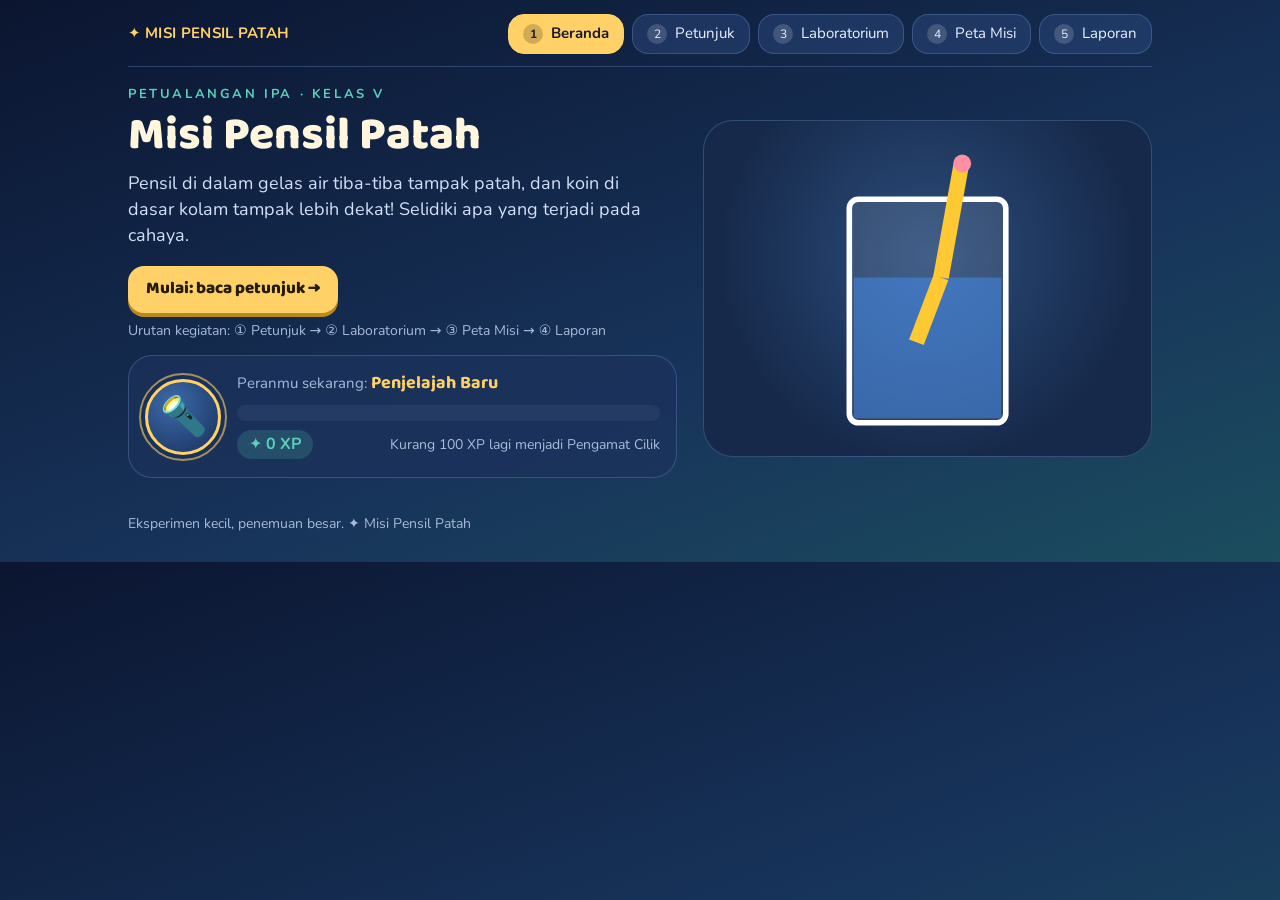
<file: lab-4.html>
<!doctype html>
<html lang="id"><head><meta charset="utf-8"><meta name="viewport" content="width=device-width,initial-scale=1">
<title>Lab 4 – Cahaya Dibiaskan</title><link rel="stylesheet" href="lab-core.css"></head>
<body><div id="app"></div>
<script src="ai-config.js"></script><script src="lab-core.js"></script><script src="lab-icons.js"></script>
<script>
(function(){
const L=LabKit,I=L.icons;
const W=760,N=1.33,TB=322;
const ITEM={pensil:'Pensil',sedotan:'Sedotan',sendok:'Sendok'};
const EM={pensil:'✏️',sedotan:'🥤',sendok:'🥄'};
const DEF=()=>({mode:'gelas',item:'pensil',water:1,tilt:25,dep:90,ghost:false,pool:110});

function seg(a,b,kind,tip,cap){
  const dx=b.x-a.x,dy=b.y-a.y,len=Math.hypot(dx,dy)||1,ux=dx/len,uy=dy/len,nx=-uy,ny=ux;
  let s='';
  if(kind==='pensil'){
    const e=tip?{x:b.x-ux*22,y:b.y-uy*22}:b;
    s+=`<line x1="${a.x}" y1="${a.y}" x2="${e.x}" y2="${e.y}" stroke="#ffc933" stroke-width="14"/><line x1="${a.x+nx*3}" y1="${a.y+ny*3}" x2="${e.x+nx*3}" y2="${e.y+ny*3}" stroke="#e8a90f" stroke-width="2"/>`;
    if(tip)s+=`<polygon points="${e.x+nx*7},${e.y+ny*7} ${e.x-nx*7},${e.y-ny*7} ${b.x},${b.y}" fill="#efc9a0"/><circle cx="${b.x-ux*3}" cy="${b.y-uy*3}" r="3" fill="#333"/>`;
    if(cap)s+=`<line x1="${a.x}" y1="${a.y}" x2="${a.x+ux*10}" y2="${a.y+uy*10}" stroke="#b9c0cc" stroke-width="14"/><circle cx="${a.x-ux*2}" cy="${a.y-uy*2}" r="7.5" fill="#ff8fa3"/>`;
  }else if(kind==='sedotan'){
    s+=`<line x1="${a.x}" y1="${a.y}" x2="${b.x}" y2="${b.y}" stroke="#fff" stroke-width="10"/><line x1="${a.x}" y1="${a.y}" x2="${b.x}" y2="${b.y}" stroke="#e5484d" stroke-width="10" stroke-dasharray="9 9"/>`;
  }else{
    s+=`<line x1="${a.x}" y1="${a.y}" x2="${b.x}" y2="${b.y}" stroke="#b6bdcc" stroke-width="8" stroke-linecap="round"/>`;
    if(tip){const ang=Math.atan2(dy,dx)*180/Math.PI;s+=`<g transform="translate(${b.x+ux*8},${b.y+uy*8}) rotate(${ang})"><ellipse rx="19" ry="12" fill="#dfe4ee" stroke="#7d8798" stroke-width="2"/><ellipse cx="-2" rx="11" ry="6" fill="#f6f8fb"/></g>`;}
  }
  return s;
}

function scene(host,o){
  const inter=o.interactive,id=L.uid('s4');
  host.innerHTML=`<svg viewBox="0 0 ${W} 380" role="img" aria-label="Percobaan pembiasan cahaya"></svg>${inter?'<div class="ctl" id="'+id+'c"></div>':''}`;
  const svg=host.querySelector('svg'),ctl=host.querySelector('.ctl');
  let st=DEF(),rev=false;

  function drawGelas(){
    const a=st.tilt*Math.PI/180,Ls=st.dep,ux=Math.sin(a),uy=Math.cos(a),S={x:360,y:195},top={x:S.x-125*ux,y:S.y-125*uy};
    const water=!!st.water;
    let s=`<defs><linearGradient id="${id}w" x1="0" y1="0" x2="0" y2="1"><stop offset="0" stop-color="#cfe8ff"/><stop offset="1" stop-color="#eaf4ff"/></linearGradient></defs><rect width="${W}" height="${TB}" fill="url(#${id}w)"/>`;
    s+=`<rect x="40" y="60" width="130" height="150" rx="4" fill="#9fd0ff" stroke="#f4f4f4" stroke-width="8"/><path d="M105 60V210M40 135H170" stroke="#f4f4f4" stroke-width="5"/><text class="lbl" x="105" y="232" text-anchor="middle" style="fill:#3a4a66">Jendela</text>`;
    s+=I.table(W,TB);
    // item
    if(!rev){
      s+=seg({x:470,y:312},{x:660,y:312},st.item,true,true)+`<text class="lbl" x="565" y="342" text-anchor="middle" style="fill:#fff6dd">${ITEM[st.item]} (belum dimasukkan)</text>`;
    }else{
      const real={x:S.x+Ls*ux,y:S.y+Ls*uy};
      if(water){
        const app={x:S.x+Ls*ux,y:S.y+Ls*uy/1.6};
        s+=seg(top,S,st.item,false,true)+seg(S,app,st.item,true,false);
        if(st.ghost)s+=`<line x1="${S.x}" y1="${S.y}" x2="${real.x}" y2="${real.y}" stroke="#2a4a7a" stroke-width="3" stroke-dasharray="6 6"/><text class="lbl" x="452" y="${real.y+5}" style="fill:#234">posisi sebenarnya</text>`;
      }else s+=seg(top,real,st.item,true,true);
    }
    // air & gelas
    if(water)s+=`<rect x="282" y="195" width="156" height="125" fill="rgba(70,150,255,.4)"/><rect x="282" y="193" width="156" height="4" fill="rgba(255,255,255,.65)"/>`;
    s+=`<path d="M280 125V320H440V125" fill="rgba(255,255,255,.08)" stroke="rgba(255,255,255,.95)" stroke-width="5" stroke-linejoin="round"/><path d="M290 140V300" stroke="#fff" stroke-opacity=".5" stroke-width="4" stroke-linecap="round"/>`;
    s+=`<text class="lbl" x="360" y="${TB+24}" text-anchor="middle" style="fill:#fff6dd">${water?'Gelas berisi air':'Gelas kosong'}</text>`;
    svg.innerHTML=s;
  }

  function drawKolam(){
    const D=st.pool,SURF=215,BOT=SURF+D,CX=520,E={x:208,y:125};
    const g=q=>{const tw=Math.atan((CX-q)/D),sa=Math.min(.999,N*Math.sin(tw)),ta=Math.asin(sa);return q-(SURF-E.y)*Math.tan(ta)-E.x;};
    let lo=CX-D*Math.tan(48*Math.PI/180),hi=CX;for(let i=0;i<40;i++){const m=(lo+hi)/2;if(g(m)>0)hi=m;else lo=m;}
    const q=(lo+hi)/2,yApp=SURF+(SURF-E.y)*(CX-q)/(q-E.x);
    let s=`<defs><linearGradient id="${id}s" x1="0" y1="0" x2="0" y2="1"><stop offset="0" stop-color="#6ec6ff"/><stop offset="1" stop-color="#d8f1ff"/></linearGradient><linearGradient id="${id}a" x1="0" y1="0" x2="0" y2="1"><stop offset="0" stop-color="#5fb7ff"/><stop offset="1" stop-color="#2a74c4"/></linearGradient></defs>
    <rect width="${W}" height="${SURF}" fill="url(#${id}s)"/><g transform="translate(660,60)">${I.sun(26)}</g><g transform="translate(560,50)">${I.cloud(.8)}</g>
    <rect x="0" y="${SURF}" width="300" height="${380-SURF}" fill="#6fbf5a"/>
    <rect x="300" y="${BOT}" width="460" height="${380-BOT}" fill="#9b7447"/>
    <rect x="300" y="${SURF}" width="460" height="${D}" fill="url(#${id}a)" opacity=".92"/>
    <path d="M300 ${BOT-20}H760M${340} ${SURF+12}V${BOT}M420 ${SURF+12}V${BOT}M500 ${SURF+12}V${BOT}M580 ${SURF+12}V${BOT}M660 ${SURF+12}V${BOT}M740 ${SURF+12}V${BOT}" stroke="#fff" stroke-opacity=".12" stroke-width="2"/>
    <rect x="300" y="${SURF-3}" width="460" height="5" fill="#fff" opacity=".75"/>
    <rect x="290" y="${SURF-6}" width="14" height="${380-SURF+6}" fill="#8f8f98"/>
    <rect x="0" y="165" width="300" height="12" fill="#b9854a"/><rect x="20" y="177" width="12" height="${SURF-177+30}" fill="#8a5a33"/><rect x="250" y="177" width="12" height="${SURF-177+30}" fill="#8a5a33"/>
    <text x="150" y="165" font-size="64" text-anchor="middle">🧒</text>
    <text class="lbl" x="150" y="196" text-anchor="middle" style="fill:#fff6dd">Kamu</text>
    <text class="lbl" x="660" y="${SURF-12}" style="fill:#234">Permukaan air</text>`;
    s+=`<g transform="translate(${CX},${BOT-18})">${I.coin(16)}</g><text class="lbl" x="${CX+26}" y="${BOT-12}" style="fill:#fff">Koin sebenarnya</text>`;
    if(rev){
      s+=`<polyline points="${CX},${BOT-18} ${q},${SURF} ${E.x},${E.y}" fill="none" stroke="#ffd23f" stroke-width="4" stroke-linejoin="round"/>
      <line x1="${q}" y1="${SURF}" x2="${CX}" y2="${yApp}" stroke="#fff" stroke-width="2.5" stroke-dasharray="6 6"/>
      <g transform="translate(${CX},${yApp})" opacity=".6">${I.coin(16)}</g><text class="lbl g" x="${CX+26}" y="${yApp+5}">Koin terlihat di sini</text>`;
    }else s+=`<text class="lbl" x="360" y="110" opacity=".8" style="fill:#234">Koin belum diuji: di mana koin terlihat?</text>`;
    svg.innerHTML=s;
  }

  function draw(){st.mode==='kolam'?drawKolam():drawGelas();}
  const chips=(arr,cur,attr)=>arr.map(a=>`<button class="chip ${a[0]==cur?'on':''}" data-${attr}="${a[0]}">${a[1]}</button>`).join('');
  function buildCtl(){
    if(!inter)return;
    let h=`<div style="display:flex;gap:8px;flex-wrap:wrap;width:100%">${chips([['gelas','🥛 Benda di dalam gelas'],['kolam','🪙 Koin di kolam']],st.mode,'mode')}</div>`;
    if(st.mode==='gelas')h+=`<div style="display:flex;gap:8px;flex-wrap:wrap;width:100%">${chips(Object.keys(ITEM).map(k=>[k,EM[k]+' '+ITEM[k]]),st.item,'item')}${chips([['0','Gelas kosong'],['1','Gelas berisi air']],String(st.water),'water')}<button class="chip ${st.ghost?'on':''}" data-ghost="1">Tunjukkan posisi sebenarnya</button></div><label>Miringkan <input type="range" min="10" max="45" value="${st.tilt}" id="${id}t"></label><label>Masukkan lebih dalam <input type="range" min="40" max="120" value="${st.dep}" id="${id}d"></label>`;
    else h+=`<label>Kedalaman kolam <input type="range" min="60" max="150" value="${st.pool}" id="${id}p"></label>`;
    ctl.innerHTML=h;
    const ch=()=>{draw();o.onChange&&o.onChange();};
    ctl.querySelectorAll('[data-mode]').forEach(b=>b.onclick=()=>{st.mode=b.dataset.mode;rev=false;buildCtl();draw();o.onChange&&o.onChange();});
    ctl.querySelectorAll('[data-item]').forEach(b=>b.onclick=()=>{st.item=b.dataset.item;buildCtl();ch();});
    ctl.querySelectorAll('[data-water]').forEach(b=>b.onclick=()=>{st.water=+b.dataset.water;buildCtl();ch();});
    ctl.querySelectorAll('[data-ghost]').forEach(b=>b.onclick=()=>{st.ghost=!st.ghost;buildCtl();draw();});
    [['t','tilt'],['d','dep'],['p','pool']].forEach(a=>{const e=ctl.querySelector('#'+id+a[0]);if(e)e.oninput=()=>{st[a[1]]=+e.value;ch();};});
  }
  buildCtl();draw();
  return {
    setState(s){st=Object.assign(DEF(),s);buildCtl();draw();},getState(){return st;},
    reset(){st=DEF();rev=false;buildCtl();draw();},
    reveal(b){rev=b;draw();},
    predictSpec(){
      return st.mode==='kolam'
       ?{q:'Prediksimu: letak koin yang terlihat dibanding letak sebenarnya …',opts:[['dekat','Terlihat lebih dekat ke permukaan (kolam tampak dangkal)'],['sama','Sama dengan letak sebenarnya'],['jauh','Terlihat lebih dalam']]}
       :{q:'Prediksimu: bagaimana '+ITEM[st.item].toLowerCase()+' terlihat dari samping gelas?',opts:[['lurus','Tetap lurus'],['patah','Tampak patah / bengkok di permukaan air']]};
    },
    test(){
      rev=true;draw();
      if(st.mode==='kolam')return {id:'kolam',key:'dekat',text:'Koin tampak lebih dekat ke permukaan. Cahaya dibiaskan saat keluar dari air ke udara, sehingga kolam terlihat lebih dangkal dari aslinya.',cells:['Koin di kolam','Kedalaman '+st.pool,'Terlihat lebih dekat ke permukaan']};
      const n=ITEM[st.item];
      return st.water
        ?{id:'gelas-'+st.item+'-1',key:'patah',text:n+' tampak patah di permukaan air! Padahal tidak patah. Cahaya dari bagian yang terendam dibiaskan (dibelokkan) saat keluar dari air ke udara.',cells:[n,'Gelas berisi air','Tampak patah']}
        :{id:'gelas-'+st.item+'-0',key:'lurus',text:n+' tampak lurus karena cahaya hanya melewati udara, sehingga tidak dibiaskan.',cells:[n,'Gelas kosong','Tampak lurus']};
    }
  };
}

const heroArt=`<svg viewBox="0 0 400 300"><rect x="130" y="70" width="140" height="200" rx="8" fill="rgba(255,255,255,.1)" stroke="#fff" stroke-width="5"/><rect x="134" y="140" width="132" height="126" fill="rgba(70,150,255,.45)"/>
<line x1="230" y1="40" x2="212" y2="140" stroke="#ffc933" stroke-width="14"/><line x1="212" y1="140" x2="190" y2="198" stroke="#ffc933" stroke-width="14"/><circle cx="231" cy="38" r="8" fill="#ff8fa3"/></svg>`;
const GP=[['lurus','Tetap lurus'],['patah','Tampak patah / bengkok']];
const KP=[['dekat','Terlihat lebih dekat ke permukaan'],['sama','Sama dengan letak sebenarnya'],['jauh','Terlihat lebih dalam']];

LabKit.create({
  key:'lab4',brand:'Misi Pensil Patah',kicker:'Petualangan IPA · Kelas V',title:'Misi Pensil Patah',
  story:'Pensil di dalam gelas air tiba-tiba tampak patah, dan koin di dasar kolam tampak lebih dekat! Selidiki apa yang terjadi pada cahaya.',heroArt:heroArt,
  lab:{kicker:'Modul A · Eksperimen virtual',title:'Laboratorium pembiasan',
    desc:'Pilih benda, atur isi gelas, dan amati. Setelah itu, coba juga percobaan koin di kolam.',
    tip:'Tip: bandingkan hasil antara gelas kosong dan gelas berisi air.',
    predict:{q:'Prediksimu: bagaimana pensil terlihat dari samping gelas?',opts:GP},
    columns:['Benda','Kondisi','Hasil pengamatan'],
    report:[{"q": "Pilih satu keadaan, gelas berisi air atau gelas kosong. Ceritakan apa yang kamu lihat pada benda di dalam gelas itu.", "kw": ["patah", "bengkok", "lurus"], "need": 1, "model": "Salah satu keadaan sudah cukup. Gelas berisi air: benda tampak patah/bengkok di permukaan air. Gelas kosong: benda tampak lurus."}, {"q": "Mengapa benda di gelas berisi air tampak patah?", "kw": ["dibiaskan", "dibelokkan", "bias", "membelok", "pembiasan"], "need": 1, "model": "Karena cahaya dibiaskan (dibelokkan) saat berpindah dari air ke udara."}, {"q": "Ceritakan satu hal yang kamu amati pada koin di dasar kolam saat dilihat dari tepi kolam. (Menyebut satu hal saja sudah cukup.)", "kw": ["dekat", "dangkal", "permukaan", "lebih dalam", "hati", "aman", "orang dewasa"], "need": 1, "model": "Salah satu sudah cukup: koin tampak lebih dekat ke permukaan, atau kolam terlihat lebih dangkal dari aslinya. Padahal kolam sebenarnya lebih dalam, jadi kita harus berhati-hati dan tanya orang dewasa dulu."}],minObs:0},
  createScene:scene,
  missions:[
   {id:'m1',poin:["[inti] Pensil tampak patah karena cahaya dari bagian yang terendam dibiaskan (dibelokkan) saat keluar dari air ke udara","[pendukung] Pensilnya sebenarnya tidak patah"],title:'Pensil Patah',short:'Pensil di gelas berisi air.',badge:'Pengamat Pembiasan',skills:['Memprediksi hasil','Menggunakan bukti'],
    story:'Seorang anak memasukkan pensil ke gelas berisi air. Dari samping, pensilnya tampak patah!',preset:{mode:'gelas',item:'pensil',water:1,tilt:25,dep:95},
    pQ:'Prediksimu: bagaimana pensil terlihat?',pOpts:GP,
    q:'Mengapa pensil tampak patah di permukaan air?',
    choices:[['Cahaya dari bagian pensil di dalam air dibiaskan (dibelokkan) saat keluar ke udara.',true],['Pensil benar-benar patah saat masuk air.',false,'Pensilnya tidak patah. Saat dikeluarkan, pensil tetap utuh.'],['Air membuat pensil menjadi lunak.',false,'Air tidak melunakkan pensil dalam waktu singkat; ini hanya tampilan.'],['Gelasnya berubah bentuk.',false,'Gelas tidak berubah; yang berubah adalah arah cahaya.']],
    reasonQ:'Tulis alasanmu:',kw:['dibiaskan','dibelokkan','bias','membelok','pembiasan'],need:1,
    hints:['Bandingkan pensil di atas dan di bawah permukaan air.','Cahaya melewati dua zat berbeda: air dan udara.','Cahaya yang berpindah zat bening akan …'],
    explain:'Cahaya dibiaskan (dibelokkan) saat berpindah dari air ke udara, sehingga pensil tampak patah.'},
   {id:'m2',poin:["[inti] Tanpa air cahaya hanya melewati satu zat (udara) sehingga tidak dibiaskan, jadi pensil tampak lurus"],title:'Gelas Kosong',short:'Bandingkan dengan tanpa air.',badge:'Pembanding Cermat',skills:['Hubungan variabel dan hasil','Menemukan kesalahan percobaan'],
    story:'Kali ini pensil dimasukkan ke gelas kosong. Apa bedanya?',preset:{mode:'gelas',item:'pensil',water:0,tilt:25,dep:95},
    pQ:'Prediksimu: bagaimana pensil terlihat?',pOpts:GP,
    q:'Mengapa pensil tampak lurus di gelas kosong?',
    choices:[['Tanpa air, cahaya hanya melewati udara sehingga tidak dibiaskan.',true],['Pensil lebih kuat daripada air.',false,'Ini tentang arah cahaya, bukan kekuatan pensil.'],['Gelas kosong memantulkan semua cahaya.',false,'Tidak. Cahaya melewati udara dan sampai ke mata.'],['Pensil menjadi lebih panjang.',false,'Panjang pensil tidak berubah.']],
    reasonQ:'Tulis alasanmu:',kw:['udara','tidak dibiaskan','tidak dibelokkan','tanpa air','satu zat'],need:1,
    hints:['Apa perbedaan gelas ini dengan gelas sebelumnya?','Berapa banyak jenis zat yang dilewati cahaya?','Tidak ada air → tidak ada …'],
    explain:'Pembiasan terjadi saat cahaya berpindah dari satu zat ke zat lain. Tanpa air, tidak ada perpindahan sehingga pensil tampak lurus.'},
   {id:'m3',poin:["[inti] Tidak, sedotan sebenarnya lurus dan tidak rusak","[inti] Ia tampak bengkok karena cahaya dibiaskan di permukaan air"],essay:'Apakah sedotannya benar-benar bengkok? Jelaskan alasannya.',title:'Sedotan Misterius',short:'Sedotan di minuman.',badge:'Penguji Ilusi Optik',skills:['Mengidentifikasi masalah','Memilih informasi relevan'],
    story:'Sedotan di gelas minumanmu terlihat bengkok. Apakah sedotannya rusak?',preset:{mode:'gelas',item:'sedotan',water:1,tilt:25,dep:95},
    pQ:'Prediksimu: bagaimana sedotan terlihat?',pOpts:GP,
    q:'Apakah sedotannya benar-benar bengkok?',
    choices:[['Tidak, sedotan hanya tampak bengkok karena cahaya dibiaskan di permukaan air.',true],['Ya, sedotan pasti rusak karena terkena air.',false,'Keluarkan sedotannya dan kamu akan melihatnya tetap lurus.'],['Ya, sedotan melengkung karena panas.',false,'Tidak ada panas dalam percobaan ini.'],['Tidak, sedotan berubah menjadi lebih panjang.',false,'Panjangnya tidak berubah.']],
    reasonQ:'Tulis alasanmu:',kw:['dibiaskan','dibelokkan','bias','tampak','terlihat','tidak'],need:2,
    hints:['Lihat posisi sebenarnya (garis putus-putus) jika kamu mengujinya di laboratorium.','Sedotan itu sebenarnya lurus.','Yang berubah hanyalah cara cahaya sampai ke matamu.'],
    explain:'Sedotan tidak benar-benar bengkok. Tampak bengkok karena cahaya dibiaskan saat keluar dari air.'},
   {id:'m4',poin:["[inti] Koin tampak lebih dekat ke permukaan karena cahaya dari koin dibiaskan saat keluar dari air ke udara","[pendukung] Akibatnya kolam tampak lebih dangkal dari aslinya"],title:'Koin di Kolam',short:'Mengapa koin tampak dekat?',badge:'Pengukur Kedalaman',skills:['Hubungan variabel dan hasil','Menggunakan bukti'],
    story:'Dari dermaga, kamu melihat koin di dasar kolam. Tampaknya mudah diambil. Benarkah?',preset:{mode:'kolam',pool:110},
    tip:'Garis kuning menunjukkan jalur cahaya dari koin ke matamu.',
    pQ:'Prediksimu: letak koin yang terlihat …',pOpts:KP,
    q:'Mengapa koin tampak lebih dekat ke permukaan?',
    choices:[['Cahaya dari koin dibiaskan saat keluar dari air ke udara, sehingga koin tampak lebih dangkal.',true],['Koin naik sendiri ke permukaan.',false,'Koin tetap di dasar kolam.'],['Air kolam mengecilkan ukuran koin.',false,'Yang berubah adalah posisi yang terlihat, bukan ukuran.'],['Mata kita salah melihat tanpa sebab.',false,'Ada sebabnya: pembiasan cahaya.']],
    reasonQ:'Tulis alasanmu:',kw:['dibiaskan','dibelokkan','bias','dangkal','pembiasan'],need:1,
    hints:['Bandingkan koin sebenarnya dan koin yang terlihat.','Ikuti garis kuning dari koin sampai ke matamu.','Di permukaan air, cahaya … arahnya.'],
    explain:'Pembiasan membuat benda di dalam air tampak lebih dekat ke permukaan, sehingga kolam terlihat lebih dangkal.'},
   {id:'m5',poin:["[inti] Jangan menilai kedalaman kolam hanya dari penglihatan; kolam sebenarnya lebih dalam dari yang tampak","[inti] Tindakan aman: berhati-hati, jangan langsung masuk atau melompat, tanya/minta ditemani orang dewasa atau cek kedalaman dengan cara aman","[pendukung] Alasannya pembiasan membuat dasar kolam tampak dangkal"],essay:'Kolam tampak dangkal, padahal dasarnya dalam. Apa yang harus kamu lakukan supaya aman? Jelaskan alasannya.',title:'Aman di Kolam',short:'Tindakan yang tepat.',badge:'Juara Laboratorium',skills:['Menggunakan bukti','Mengidentifikasi masalah'],
    story:'Kolam di taman tampak dangkal, padahal dasarnya sangat dalam.',preset:{mode:'kolam',pool:150},
    pQ:'Prediksimu: letak koin yang terlihat …',pOpts:KP,
    q:'Tindakan mana yang paling aman setelah memahami pembiasan?',
    choices:[['Jangan menilai kedalaman kolam hanya dari penglihatan; kolam sebenarnya lebih dalam.',true],['Langsung masuk karena kolam tampak dangkal.',false,'Berbahaya! Kolam sebenarnya lebih dalam daripada tampaknya.'],['Berlari ke dalam kolam untuk mengambil koin.',false,'Berbahaya. Jangan berlari di dekat kolam.'],['Menganggap semua kolam sama dalamnya.',false,'Kedalaman kolam berbeda-beda.']],
    reasonQ:'Jelaskan alasanmu:',kw:['lebih dalam','dalam','dangkal','hati','bahaya','tampak'],need:1,
    hints:['Bandingkan kedalaman sebenarnya dan yang terlihat.','Benda di air tampak lebih dangkal.','Keselamatan lebih penting daripada koin.'],
    explain:'Karena pembiasan, dasar kolam tampak lebih dangkal dari aslinya. Selalu berhati-hati dan jangan menilai kedalaman hanya dari penglihatan.'}
  ]
});
})();
</script></body></html>
</file>
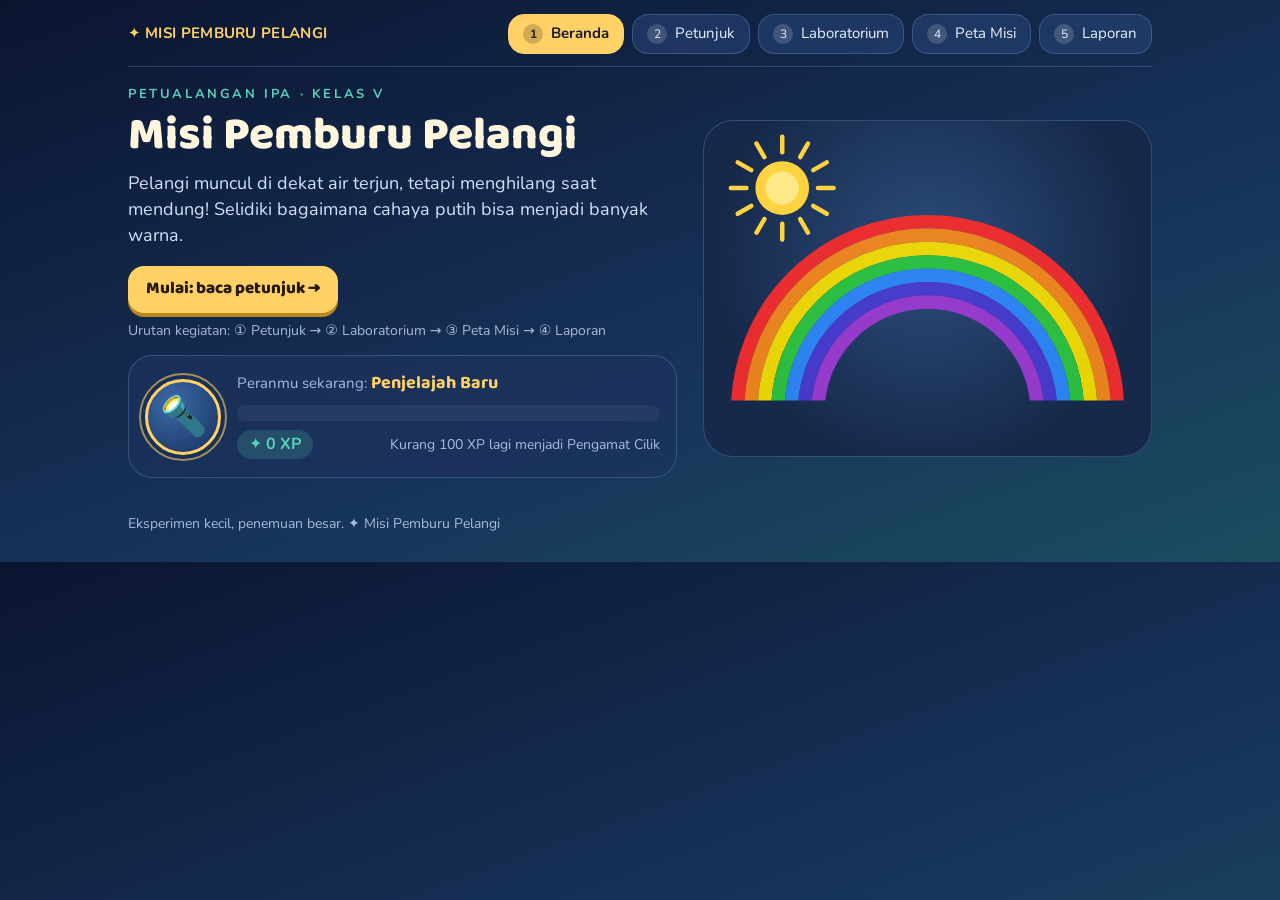
<file: lab-5.html>
<!doctype html>
<html lang="id"><head><meta charset="utf-8"><meta name="viewport" content="width=device-width,initial-scale=1">
<title>Lab 5 – Cahaya Diuraikan</title><link rel="stylesheet" href="lab-core.css"></head>
<body><div id="app"></div>
<script src="ai-config.js"></script><script src="lab-core.js"></script><script src="lab-icons.js"></script>
<script>
(function(){
const L=LabKit,I=L.icons,C=L.clamp;
const W=760,TB=322,D=Math.PI/180;
const COLS=[['Merah','#ff2d2d'],['Jingga','#ff8c1a'],['Kuning','#ffe600'],['Hijau','#2ecc40'],['Biru','#2f8cff'],['Nila','#4b3bd6'],['Ungu','#a23bd6']];
const DEF=()=>({mode:'prisma',rot:0,sun:1,mist:70});
/* ---- prisma yang bisa diputar: penelusuran sinar (hukum Snell) dengan indeks bias berbeda tiap warna ---- */
const PSC=.75,PPX=400,PPY=92,PFX=190,PRY=92,PSX=650,PSY=160,PSH=148,PBASE=15,RMAX=12;
const NIDX=[1.43,1.45,1.47,1.485,1.50,1.51,1.52];/* merah paling kecil dibelokkan, ungu paling besar (dilebih-lebihkan agar terlihat) */
const PV=[[0,-105],[-92,60],[92,60]].map(v=>[v[0]*PSC,v[1]*PSC]);
function trace(n,phi){
  const c=Math.cos(phi*D),sn=Math.sin(phi*D);
  const P=PV.map(v=>[PPX+v[0]*c-v[1]*sn,PPY+v[0]*sn+v[1]*c]);
  const cen=[(P[0][0]+P[1][0]+P[2][0])/3,(P[0][1]+P[1][1]+P[2][1])/3];
  const E=[0,1,2].map(i=>{const a=P[i],b=P[(i+1)%3],dx=b[0]-a[0],dy=b[1]-a[1],l=Math.hypot(dx,dy);let nx=dy/l,ny=-dx/l;
    if(nx*((a[0]+b[0])/2-cen[0])+ny*((a[1]+b[1])/2-cen[1])<0){nx=-nx;ny=-ny;}return {a:a,b:b,n:[nx,ny]};});
  let o=[PFX+6,PRY],d=[1,0],skip=-1,inside=false,p1=null;
  for(let it=0;it<6;it++){
    let best=null;
    E.forEach((e,i)=>{if(i===skip)return;
      const ex=e.b[0]-e.a[0],ey=e.b[1]-e.a[1],den=d[0]*ey-d[1]*ex;if(Math.abs(den)<1e-9)return;
      const t=((e.a[0]-o[0])*ey-(e.a[1]-o[1])*ex)/den,u=((e.a[0]-o[0])*d[1]-(e.a[1]-o[1])*d[0])/den;
      if(t>1e-6&&u>=0&&u<=1&&(!best||t<best.t))best={t:t,i:i};});
    if(!best)return {ok:false};
    const p=[o[0]+d[0]*best.t,o[1]+d[1]*best.t],N=E[best.i].n,dn=d[0]*N[0]+d[1]*N[1];
    if(!inside){
      const ci=-dn;if(ci<=0)return {ok:false};
      const eta=1/n,k=1-eta*eta*(1-ci*ci),f=eta*ci-Math.sqrt(k);
      d=[eta*d[0]+f*N[0],eta*d[1]+f*N[1]];inside=true;o=p;p1=p;skip=best.i;
    }else{
      const eta=n,k=1-eta*eta*(1-dn*dn);
      if(k<0){d=[d[0]-2*dn*N[0],d[1]-2*dn*N[1]];o=p;skip=best.i;continue;}
      const Nn=[-N[0],-N[1]],f=eta*dn-Math.sqrt(k);
      d=[eta*d[0]+f*Nn[0],eta*d[1]+f*Nn[1]];
      if(d[0]<=.05)return {ok:false};
      return {ok:true,p1:p1,p2:p,y:p[1]+(PSX-p[0])*d[1]/d[0]};
    }
  }
  return {ok:false};
}
const PARTS=[];let sd=7;const rnd=()=>{sd=(sd*16807)%2147483647;return sd/2147483647;};
for(let i=0;i<170;i++)PARTS.push({dx:-100+rnd()*230,dy:-125+rnd()*135,r:2+rnd()*4});

function scene(host,o){
  const inter=o.interactive,id=L.uid('s5');
  host.innerHTML=`<svg viewBox="0 0 ${W} 380" role="img" aria-label="Penguraian cahaya"></svg>${inter?'<div class="ctl" id="'+id+'c"></div>':''}`;
  const svg=host.querySelector('svg'),ctl=host.querySelector('.ctl');
  let st=DEF(),rev=false;

  function drawPrisma(){
    const phi=PBASE+st.rot,tr=NIDX.map(n=>trace(n,phi)),x0=PFX+6,T=tr.find(t=>t.ok);
    let s=`<defs><linearGradient id="${id}w" x1="0" y1="0" x2="0" y2="1"><stop offset="0" stop-color="#13213f"/><stop offset="1" stop-color="#1f3a63"/></linearGradient><filter id="${id}f" x="-10%" y="-300%" width="120%" height="700%"><feGaussianBlur stdDeviation="4"/></filter></defs>
    <rect width="${W}" height="${TB}" fill="url(#${id}w)"/>`+I.table(W,TB);
    s+=`<g transform="translate(${PSX},${PSY})">${I.screen(26,PSH,TB-PSY-PSH)}`;
    if(rev)tr.forEach((t,i)=>{if(t.ok)s+=`<rect x="0" y="${t.y-PSY-6}" width="26" height="12" rx="3" fill="${COLS[i][1]}" opacity=".92"/>`;});
    s+=`</g>`;
    s+=`<rect x="${PFX-90}" y="${PRY+18}" width="6" height="${TB-PRY-18}" fill="#6f7c92"/><g transform="translate(${PFX},${PRY})">${I.flashlight(true)}</g>`;
    s+=`<rect x="${PPX-20}" y="${PPY+52}" width="40" height="${TB-PPY-52}" fill="#6b4222"/>`;
    const ex=T?T.p1[0]:PPX-60,ey=T?T.p1[1]:PRY;
    s+=`<line x1="${x0}" y1="${PRY}" x2="${ex}" y2="${ey}" stroke="#fff" stroke-width="12" opacity=".3" filter="url(#${id}f)"/><line x1="${x0}" y1="${PRY}" x2="${ex}" y2="${ey}" stroke="#fff" stroke-width="6" stroke-linecap="round"/>`;
    if(rev&&T){
      tr.forEach((t,i)=>{if(!t.ok)return;
        s+=`<line x1="${t.p1[0]}" y1="${t.p1[1]}" x2="${t.p2[0]}" y2="${t.p2[1]}" stroke="${COLS[i][1]}" stroke-width="3" opacity=".8"/>`+
           `<line x1="${t.p2[0]}" y1="${t.p2[1]}" x2="${PSX}" y2="${t.y}" stroke="${COLS[i][1]}" stroke-width="4" opacity=".92" stroke-linecap="round"/>`;});
      s+=`<text class="lbl g" x="548" y="138">Spektrum warna</text>`;
    }else s+=`<text class="lbl" x="470" y="150" opacity=".7">Cahaya setelah prisma: belum diuji</text>`;
    s+=`<g data-prism="1" style="${inter?'cursor:grab;touch-action:none':''}" transform="translate(${PPX},${PPY}) rotate(${phi}) scale(${PSC})">${I.prism()}</g>`;
    if(inter){
      const hr=PSC*60+26,hx=PPX-hr*Math.sin(phi*D),hy=PPY+hr*Math.cos(phi*D);
      s+=`<circle cx="${PPX}" cy="${PPY}" r="${hr}" fill="none" stroke="#ffd166" stroke-opacity=".35" stroke-dasharray="4 6" pointer-events="none"/>`+
         `<g data-prism="1" style="cursor:grab;touch-action:none"><circle cx="${hx}" cy="${hy}" r="14" fill="#ffd166" stroke="#8a5d00" stroke-width="1.5"/><text x="${hx}" y="${hy+6}" text-anchor="middle" font-size="18" font-weight="700" fill="#3a2800" pointer-events="none">↻</text></g>`;
    }
    s+=`<text class="lbl" x="${PFX-62}" y="344" style="fill:#fff6dd">Senter</text><text class="lbl" x="${PPX}" y="${TB+24}" text-anchor="middle" style="fill:#fff6dd">Prisma kaca${inter?' (putar aku!)':''}</text><text class="lbl" x="${PSX+13}" y="${PSY-12}" text-anchor="middle">Layar</text><text class="lbl" x="${PFX+60}" y="${PRY-18}">Cahaya putih</text>`;
    svg.innerHTML=s;
  }

  function drawTerjun(){
    const m=st.mist,sun=!!st.sun;
    let s=`<defs><linearGradient id="${id}s" x1="0" y1="0" x2="0" y2="1">${sun?'<stop offset="0" stop-color="#6ec6ff"/><stop offset="1" stop-color="#d8f1ff"/>':'<stop offset="0" stop-color="#8a96a6"/><stop offset="1" stop-color="#c5ccd6"/>'}</linearGradient>
    <linearGradient id="${id}wf" x1="0" x2="1"><stop offset="0" stop-color="#bfe6ff"/><stop offset=".5" stop-color="#fff"/><stop offset="1" stop-color="#bfe6ff"/></linearGradient>
    <clipPath id="${id}cl"><rect x="0" y="0" width="${W}" height="330"/></clipPath></defs><rect width="${W}" height="380" fill="url(#${id}s)"/>`;
    if(sun)s+=`<g transform="translate(70,70)">${I.sun(32)}</g><line x1="104" y1="96" x2="520" y2="300" stroke="#fff" stroke-width="3" stroke-dasharray="8 8" opacity=".9"/><text class="lbl" x="300" y="232" style="fill:#234" transform="rotate(26 300 232)">sinar matahari</text>`;
    else s+=`<g transform="translate(80,70)">${I.cloud(1.5)}</g><g transform="translate(220,50)">${I.cloud(1.3)}</g><g transform="translate(350,85)">${I.cloud(1.2)}</g>`;
    s+=`<rect x="0" y="330" width="380" height="50" fill="#6fbf5a"/><polygon points="430,120 500,120 500,330 390,330" fill="#7a6a58"/><polygon points="540,120 630,120 660,330 540,330" fill="#7a6a58"/>
    <rect x="380" y="330" width="${W-380}" height="50" fill="#4da3e8"/><rect x="500" y="120" width="40" height="210" fill="url(#${id}wf)"/>`;
    const n=Math.round(PARTS.length*m/100);
    for(let i=0;i<n;i++){const p=PARTS[i];s+=`<circle cx="${520+p.dx}" cy="${320+p.dy}" r="${p.r}" fill="#fff" opacity=".75"/>`;}
    if(rev&&sun&&m>0){
      s+=`<g clip-path="url(#${id}cl)" opacity="${Math.min(.88,m/100*.95+.1)}">`+COLS.map((c,i)=>{const r=215-i*10;return `<path d="M${470-r} 335A${r} ${r} 0 0 1 ${470+r} 335" fill="none" stroke="${c[1]}" stroke-width="10"/>`;}).join('')+`</g>`;
      s+=`<circle cx="330" cy="60" r="28" fill="rgba(120,190,255,.55)" stroke="#fff" stroke-width="2"/><line x1="265" y1="35" x2="305" y2="52" stroke="#fff" stroke-width="4"/>`+COLS.map((c,i)=>{const t=(95+i*6)*D;return `<line x1="340" y1="84" x2="${340+52*Math.cos(t)}" y2="${84+52*Math.sin(t)}" stroke="${c[1]}" stroke-width="3"/>`;}).join('')+`<text class="lbl" x="330" y="156" text-anchor="middle" style="fill:#123">Tetesan air kecil = prisma mini</text>`;
    }
    s+=`<text x="120" y="332" font-size="56" text-anchor="middle">🧒</text><text class="lbl" x="120" y="352" text-anchor="middle" style="fill:#123">Kamu</text><text class="lbl" x="520" y="108" text-anchor="middle" style="fill:#123">Air terjun</text>`;
    if(sun)s+=`<text class="lbl" x="130" y="24" style="fill:#123">Matahari di belakangmu</text>`;
    if(!rev)s+=`<rect x="250" y="190" width="240" height="30" rx="8" fill="#0f1c38" opacity=".7"/><text class="lbl" x="370" y="210" text-anchor="middle">Pelangi belum diuji</text>`;
    svg.innerHTML=s;
  }
    function draw(){st.mode==='terjun'?drawTerjun():drawPrisma();}
  const chips=(arr,cur,attr)=>arr.map(a=>`<button class="chip ${String(a[0])===String(cur)?'on':''}" data-${attr}="${a[0]}">${a[1]}</button>`).join('');
  function buildCtl(){
    if(!inter)return;
    let h=`<div style="display:flex;gap:8px;flex-wrap:wrap;width:100%">${chips([['prisma','🔺 Prisma'],['terjun','💦 Pelangi di air terjun']],st.mode,'mode')}</div>`;
    if(st.mode==='prisma')h+=`<label>Putar prisma <input type="range" min="${-RMAX}" max="${RMAX}" step="1" value="${st.rot}" id="${id}a"></label><div style="display:flex;gap:8px;flex-wrap:wrap;width:100%"><button class="chip" data-rot="-2">↺ Putar ke kiri</button><button class="chip" data-rot="2">↻ Putar ke kanan</button><button class="chip" data-rot="0">Posisi awal</button></div><p class="small" style="margin:0">Kamu juga bisa menyeret prisma atau gagang kuning (↻) untuk memutarnya.</p>`;
    else h+=`<div style="display:flex;gap:8px;flex-wrap:wrap;width:100%">${chips([['1','☀️ Matahari terik'],['0','☁️ Mendung']],st.sun,'sun')}</div><label>Banyak percikan air <input type="range" min="0" max="100" value="${st.mist}" id="${id}m"></label>`;
    ctl.innerHTML=h;
    const ch=()=>{draw();o.onChange&&o.onChange();};
    ctl.querySelectorAll('[data-mode]').forEach(b=>b.onclick=()=>{st.mode=b.dataset.mode;rev=false;buildCtl();draw();o.onChange&&o.onChange();});
    ctl.querySelectorAll('[data-sun]').forEach(b=>b.onclick=()=>{st.sun=+b.dataset.sun;buildCtl();ch();});
    const a=ctl.querySelector('#'+id+'a');if(a)a.oninput=()=>{st.rot=+a.value;ch();};
    ctl.querySelectorAll('[data-rot]').forEach(b=>b.onclick=()=>{const v=+b.dataset.rot;st.rot=C(v===0?0:st.rot+v,-RMAX,RMAX);const s2=ctl.querySelector('#'+id+'a');if(s2)s2.value=st.rot;ch();});
    const m=ctl.querySelector('#'+id+'m');if(m)m.oninput=()=>{st.mist=+m.value;ch();};
  }
  if(inter){
    let drag=null;
    const angAt=e=>{const p=svg.createSVGPoint();p.x=e.clientX;p.y=e.clientY;const q=p.matrixTransform(svg.getScreenCTM().inverse());return Math.atan2(q.y-PPY,q.x-PPX)*180/Math.PI;};
    const onPrism=e=>st.mode==='prisma'&&e.target.closest&&e.target.closest('[data-prism]');
    svg.addEventListener('touchstart',e=>{if(onPrism(e))e.preventDefault();},{passive:false});
    svg.addEventListener('pointerdown',e=>{if(!onPrism(e))return;e.preventDefault();svg.setPointerCapture(e.pointerId);drag={a:angAt(e),r:st.rot};});
    svg.addEventListener('pointermove',e=>{
      if(!drag)return;
      let da=angAt(e)-drag.a;da=((da+540)%360)-180;
      st.rot=C(Math.round((drag.r+da)*2)/2,-RMAX,RMAX);
      const sl=ctl.querySelector('#'+id+'a');if(sl)sl.value=st.rot;
      draw();o.onChange&&o.onChange();
    });
    const end=()=>{drag=null;};
    svg.addEventListener('pointerup',end);svg.addEventListener('pointercancel',end);
  }
  buildCtl();draw();
  return {
    setState(s){st=Object.assign(DEF(),s);buildCtl();draw();},getState(){return st;},
    reset(){st=DEF();rev=false;buildCtl();draw();},
    reveal(b){rev=b;draw();},
    predictSpec(){
      return st.mode==='terjun'
       ?{q:'Prediksimu: apakah pelangi akan muncul di air terjun?',opts:[['pelangi','Ya, pelangi muncul'],['tidak','Tidak, pelangi tidak muncul']]}
       :{q:'Prediksimu: cahaya putih setelah melewati prisma akan …',opts:[['tujuh','Terurai menjadi banyak warna'],['putih','Tetap putih'],['satu','Menjadi satu warna saja']]};
    },
    test(){
      rev=true;draw();
      if(st.mode==='terjun'){
        const ok=st.sun&&st.mist>0;
        return {id:'terjun-'+st.sun,key:ok?'pelangi':'tidak',text:!st.sun?'Mendung: tidak ada sinar matahari, jadi cahaya tidak diuraikan dan pelangi tidak muncul.':st.mist===0?'Belum ada percikan air, jadi belum ada pelangi.':'Sinar matahari mengenai percikan air dan diuraikan menjadi 7 warna. Itulah pelangi!',
          cells:['Air terjun',(st.sun?'Matahari terik':'Mendung')+', percikan '+st.mist+'%',ok?'Pelangi muncul':'Tidak ada pelangi']};
      }
      return {id:'prisma',key:'tujuh',text:'Prisma menguraikan cahaya putih menjadi 7 warna: merah, jingga, kuning, hijau, biru, nila, ungu. Coba putar prisma: pita warna di layar bergeser naik-turun, tetapi cahaya tetap terurai dan urutan warnanya sama (merah di atas, ungu di bawah).',cells:['Cahaya putih + prisma','Prisma diputar '+(st.rot>0?'+':'')+st.rot+'° dari posisi awal','Terurai menjadi 7 warna']};
    }
  };
}

const heroArt=`<svg viewBox="0 0 400 300"><defs><clipPath id="hc"><rect width="400" height="250"/></clipPath></defs><g clip-path="url(#hc)">`+COLS.map((c,i)=>{const r=170-i*12;return `<path d="M${200-r} 260A${r} ${r} 0 0 1 ${200+r} 260" fill="none" stroke="${c[1]}" stroke-width="12" opacity=".9"/>`;}).join('')+`</g><g transform="translate(70,60)">${I.sun(24)}</g></svg>`;
const PP=[['tujuh','Terurai menjadi banyak warna'],['putih','Tetap putih'],['satu','Menjadi satu warna saja']];
const RP=[['pelangi','Ya, pelangi muncul'],['tidak','Tidak, pelangi tidak muncul']];

LabKit.create({
  key:'lab5',brand:'Misi Pemburu Pelangi',kicker:'Petualangan IPA · Kelas V',title:'Misi Pemburu Pelangi',
  story:'Pelangi muncul di dekat air terjun, tetapi menghilang saat mendung! Selidiki bagaimana cahaya putih bisa menjadi banyak warna.',heroArt:heroArt,
  lab:{kicker:'Modul A · Eksperimen virtual',title:'Laboratorium penguraian cahaya',
    desc:'Coba dua percobaan: cahaya putih melewati prisma yang bisa kamu putar, dan sinar matahari mengenai percikan air terjun.',
    tip:'Tip: seret prisma atau gagang kuning (↻) untuk memutarnya dan lihat pita warna di layar bergeser. Lalu ganti ke “Pelangi di air terjun”, coba cuaca terik dan mendung, dan ubah banyak percikan air.',
    predict:{q:'Prediksimu: cahaya putih setelah melewati prisma akan …',opts:PP},
    columns:['Percobaan','Kondisi','Hasil pengamatan'],
    report:[{"q": "Apa yang terjadi pada cahaya putih setelah melewati prisma?", "kw": ["warna", "terurai", "diuraikan", "spektrum", "pelangi"], "need": 1, "model": "Cahaya putih diuraikan menjadi banyak warna (spektrum)."}, {"q": "Sebutkan urutan warna yang muncul dari atas ke bawah.", "kw": ["merah", "jingga", "kuning", "hijau", "biru", "nila", "ungu"], "need": 5, "model": "Merah, jingga, kuning, hijau, biru, nila, ungu (mejikuhibiniu).", "alt": ["mejikuhibiniu", "me-ji-ku-hi-bi-ni-u"], "strict": true}, {"q": "Sebutkan satu syarat supaya pelangi muncul di air terjun.", "kw": ["matahari", "air", "belakang", "percikan", "butiran"], "need": 1, "model": "Salah satu syarat sudah cukup: ada sinar matahari, ada butiran/percikan air, atau pengamat membelakangi matahari."}],minObs:0},
  createScene:scene,
  missions:[
   {id:'m1',poin:["[inti] Cahaya putih terurai (diuraikan) menjadi banyak warna/spektrum seperti pelangi","[pendukung] Cahaya putih sebenarnya tersusun dari banyak warna"],essay:'Apa yang terjadi pada cahaya putih setelah melewati prisma? Jelaskan.',title:'Prisma Ajaib',short:'Cahaya putih lewat prisma.',badge:'Penguji Prisma',skills:['Memprediksi hasil','Menggunakan bukti'],
    story:'Seberkas cahaya putih dari senter melewati prisma kaca.',preset:{mode:'prisma',rot:0},
    pQ:'Prediksimu: cahaya putih setelah prisma …',pOpts:PP,
    q:'Apa yang kamu temukan tentang cahaya putih?',
    choices:[['Cahaya putih terurai menjadi banyak warna (spektrum).',true],['Cahaya putih tetap putih.',false,'Lihat layar: ada banyak warna.'],['Prisma menciptakan warna baru dari warna prisma.',false,'Warna berasal dari cahaya putih yang diuraikan, bukan dari prisma.'],['Cahaya putih berhenti di prisma.',false,'Cahaya melewati prisma dan sampai di layar.']],
    reasonQ:'Tulis alasanmu:',kw:['warna','terurai','diuraikan','penguraian','spektrum'],need:1,
    hints:['Lihat layar di sebelah kanan.','Berapa warna yang kamu hitung?','Cahaya putih terdiri dari … warna.'],
    explain:'Cahaya putih terdiri dari banyak warna. Prisma menguraikannya menjadi spektrum warna.'},
   {id:'m2',poin:["[inti] Urutan dari atas ke bawah: merah, jingga, kuning, hijau, biru, nila, ungu (boleh ditulis mejikuhibiniu)"],essay:'Sebutkan urutan warna di layar dari atas ke bawah.',title:'Urutan Warna',short:'Urutkan warna spektrum.',badge:'Detektif Spektrum',skills:['Memilih informasi relevan','Menggunakan bukti'],
    story:'Warna-warna di layar tersusun rapi dari atas ke bawah. Kenali urutannya (me-ji-ku-hi-bi-ni-u).',preset:{mode:'prisma',rot:0},
    pQ:'Prediksimu: cahaya putih setelah prisma …',pOpts:PP,
    q:'Urutan warna dari atas ke bawah pada layar adalah …',
    choices:[['Merah, jingga, kuning, hijau, biru, nila, ungu',true],['Ungu, nila, biru, hijau, kuning, jingga, merah',false,'Urutannya terbalik. Merah berada di atas.'],['Merah, kuning, jingga, hijau, nila, biru, ungu',false,'Ada warna yang tertukar. Ingat me-ji-ku-hi-bi-ni-u.'],['Hijau, merah, ungu, kuning, biru, jingga, nila',false,'Warna tidak acak; urutannya selalu sama.']],
    reasonQ:'Sebutkan warna paling atas dan paling bawah:',kw:['merah','ungu','mejikuhibiniu'],need:1,
    hints:['Lihat bidang warna di layar dari atas.','Ingat singkatan mejikuhibiniu.','Warna paling atas: merah. Paling bawah: ungu.'],
    explain:'Urutan spektrum: merah, jingga, kuning, hijau, biru, nila, ungu (mejikuhibiniu).'},
   {id:'m3',poin:["[inti] Sinar matahari diuraikan menjadi banyak warna oleh butiran/percikan air yang bekerja seperti prisma kecil"],title:'Pelangi di Air Terjun',short:'Sinar matahari + percikan air.',badge:'Pengamat Pelangi',skills:['Hubungan variabel dan hasil','Mengidentifikasi masalah'],
    story:'Matahari bersinar terik dan percikan air terjun beterbangan. Apa yang terjadi?',preset:{mode:'terjun',sun:1,mist:70},
    pQ:'Prediksimu: apakah pelangi akan muncul?',pOpts:RP,
    q:'Bagaimana pelangi terbentuk di air terjun?',
    choices:[['Sinar matahari diuraikan menjadi banyak warna oleh butiran air.',true],['Air terjun mengecat udara dengan warna.',false,'Warna berasal dari cahaya matahari yang diuraikan.'],['Batu di sekitar air terjun berwarna-warni.',false,'Batunya abu-abu kecokelatan; warna pelangi dari cahaya.'],['Pelangi muncul tanpa matahari.',false,'Tanpa matahari tidak ada pelangi.']],
    reasonQ:'Tulis alasanmu:',kw:['butiran','tetesan','percikan','air','diuraikan','terurai','warna'],need:2,
    hints:['Lihat tetesan kecil di sudut gambar.','Tetesan air bekerja seperti …?','Matahari + air → cahaya diuraikan.'],
    explain:'Butiran air bekerja seperti prisma kecil yang menguraikan sinar matahari menjadi warna-warna pelangi.'},
   {id:'m4',poin:["[inti] Saat mendung tidak ada sinar matahari yang cukup/langsung untuk diuraikan sehingga pelangi tidak muncul"],title:'Hari Mendung',short:'Mengapa pelangi hilang?',badge:'Peneliti Cuaca',skills:['Hubungan variabel dan hasil','Menemukan kesalahan percobaan'],
    story:'Percikan air masih banyak, tetapi langit tiba-tiba mendung.',preset:{mode:'terjun',sun:0,mist:70},
    pQ:'Prediksimu: apakah pelangi akan muncul?',pOpts:RP,
    q:'Mengapa pelangi tidak muncul?',
    choices:[['Tidak ada sinar matahari yang dapat diuraikan.',true],['Air terjun berhenti mengalir.',false,'Air masih mengalir; masalahnya ada pada cahaya.'],['Anak itu terlalu pendek.',false,'Tinggi badan bukan penyebab.'],['Pelangi hanya muncul malam hari.',false,'Pelangi butuh sinar matahari.']],
    reasonQ:'Tulis alasanmu:',kw:['matahari','cahaya','mendung','sinar'],need:1,
    hints:['Bandingkan dengan percobaan sebelumnya. Apa yang hilang?','Lihat langitnya.','Tanpa cahaya matahari, tidak ada yang diuraikan.'],
    explain:'Pelangi membutuhkan sinar matahari. Saat mendung, tidak ada cahaya yang diuraikan sehingga pelangi tidak muncul.'},
   {id:'m5',poin:["[inti] Syarat pelangi: ada sinar matahari dan ada butiran/percikan air di udara","[pendukung] Pengamat berdiri membelakangi matahari"],essay:'Sebutkan syarat supaya pelangi bisa muncul, dengan kalimatmu sendiri.',title:'Selamatkan Laboratorium',short:'Syarat terjadinya pelangi.',badge:'Juara Laboratorium',skills:['Menggunakan bukti','Memilih informasi relevan','Memprediksi hasil'],
    story:'Kamu sudah meneliti prisma, air terjun, dan hari mendung. Rangkum syarat terjadinya pelangi.',preset:{mode:'terjun',sun:1,mist:40},
    pQ:'Prediksimu: apakah pelangi akan muncul?',pOpts:RP,
    q:'Syarat pelangi muncul adalah …',
    choices:[['Ada sinar matahari, ada butiran air, dan matahari berada di belakang pengamat.',true],['Ada awan hitam dan tidak ada matahari.',false,'Tanpa matahari tidak ada pelangi.'],['Ada batu berwarna dan air tenang.',false,'Pelangi tidak berasal dari batu.'],['Ada senter saja.',false,'Sinar matahari dan butiran air diperlukan.']],
    reasonQ:'Tulis syaratnya dengan kalimatmu sendiri:',kw:['matahari','air','belakang','butiran','tetesan'],need:2,
    hints:['Ingat dua percobaan: terik dan mendung.','Apa yang menguraikan cahaya matahari?','Posisi matahari terhadap pengamat: di … pengamat.'],
    explain:'Pelangi muncul bila ada sinar matahari, butiran air di udara, dan pengamat membelakangi matahari.'}
  ]
});
})();
</script></body></html>
</file>
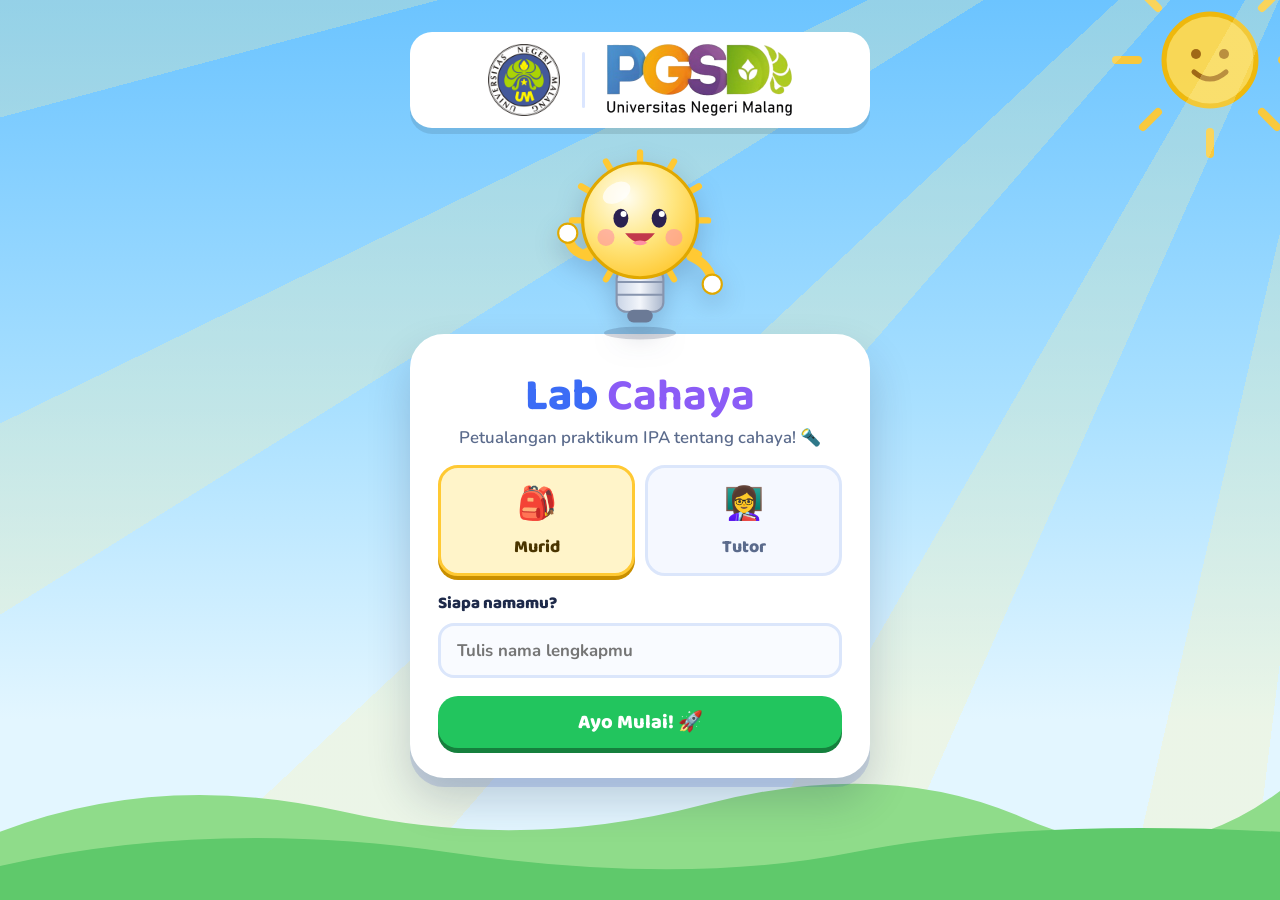
<file: siswa.html>
<!doctype html>
<html lang="id"><head><meta charset="utf-8"><meta name="viewport" content="width=device-width,initial-scale=1">
<title>Beranda – Lab Cahaya</title><link rel="stylesheet" href="style.css"></head>
<body>
<header class="appbar">
  <a class="logo" href="siswa.html"><span id="lg"></span>Lab&nbsp;<b>Cahaya</b></a>
  <div class="user"><span id="syncChip" class="syncchip" hidden></span><div class="ava" id="ava"></div><span class="uname" id="hi"></span><button class="btn sec" style="padding:8px 16px" onclick="logout()">Keluar</button></div>
</header>
<main>
  <div class="idbar"><img id="logoUM" alt="Logo Universitas Negeri Malang"><span class="sep"></span><img id="logoPG" alt="Logo PGSD Universitas Negeri Malang"></div>
  <section class="hello">
    <div id="mas"></div>
    <div class="bubble">
      <h1>Halo, <em id="nm"></em>! 👋</h1>
      <p>Aku Cahya! Yuk jadi <b>Penjelajah Cahaya</b>. Pilih satu petualangan di bawah, lalu kumpulkan bintang dan XP-mu!</p>
      <div class="stat3">
        <span class="pillstat">⭐ <b id="sStar">0</b> bintang</span>
        <span class="pillstat">✨ <b id="sXp">0</b> XP</span>
        <span class="pillstat">🏁 <b id="sDone">0</b>/5 tema</span>
      </div>
    </div>
  </section>
  <h2 class="sech">Pilih petualanganmu</h2>
  <p class="sec-sub">Setiap tema punya 2 langkah: 🔍 Ayo Mencermati! → 🧪 main virtual lab.</p>
  <div class="cards" id="grid"></div>
  <section class="materi" id="materi"><h2>🎬 Materi</h2><p class="sub">Sudah selesai bermain virtual lab? Tonton video materi ini untuk memperkuat pemahamanmu.</p><div id="mv"></div></section>
</main>
<script src="sync-config.js"></script><script src="app.js"></script><script src="deco.js"></script><script src="logo.js"></script>
<script>
const u = getUser();
if (!u || u.role !== "siswa") location.href = "index.html";
DECO.scenery();
logoUM.src = LOGO_UM; logoPG.src = LOGO_PGSD;
(function () {
  const e = toEmbed(getMateri());
  mv.innerHTML = e ? `<div class="tv"><iframe class="frame" src="${e}" allowfullscreen allow="autoplay; encrypted-media; fullscreen"></iframe></div><p class="hint">Tidak tampil? <a href="${e}" target="_blank" rel="noopener">Buka di tab baru</a></p>`
                   : `<div class="kosong">${DECO.mascot()}<b>Sebentar ya…</b><span>Video materi belum dipasang oleh tutor.</span></div>`;
})();
lg.innerHTML = DECO.mascot();
mas.innerHTML = DECO.mascot();
hi.textContent = u.nama;
nm.textContent = u.nama.split(" ")[0];
ava.textContent = u.nama.trim().charAt(0).toUpperCase() || "?";

const SUB = {
  1: "Cahaya merambat lurus",
  2: "Cahaya menembus benda bening",
  3: "Cahaya dipantulkan",
  4: "Cahaya dibiaskan",
  5: "Cahaya diuraikan"
};
const prog = getProgress()[u.nama] || {};
let stars = 0, xp = 0, selesai = 0;
grid.innerHTML = TEMA.map((t, i) => {
  const d = prog[t.id] || {}, p = pct(u.nama, t.id);
  stars += (d.orientasi ? 1 : 0) + (d.lab ? 1 : 0);
  xp += d.xp || 0; if (p === 100) selesai++;
  const dot = (k, ic, tx) => `<div class="dot ${d[k] ? "ok" : ""}"><i>${ic}</i>${tx}</div>`;
  const label = p === 100 ? "Main Lagi! 🔁" : p > 0 ? "Lanjutkan! 🚀" : "Mainkan Sekarang! 🚀";
  return `<a class="tcard ${p === 100 ? "done" : ""}" href="tema.html?id=${t.id}" style="animation-delay:${i * .12}s">
    <div class="tart">${DECO.scene(t.id)}<span class="ipa">✏️ IPA</span><span class="num">${t.id}</span></div>
    <div class="tbody">
      <small>Tema ${t.id}</small>
      <h3>${t.judul}</h3>
      <div class="dots">${dot("orientasi", "🔍", "Mencermati")}${dot("lab", "🧪", "Lab")}</div>
      <div class="pbar"><i style="width:${p}%"></i></div>
      <small>${p}% selesai</small>
      <span class="btn green block">${label}</span>
    </div></a>`;
}).join("");
DECO.count(sStar, stars, 900); DECO.count(sXp, xp, 1100); DECO.count(sDone, selesai, 700);
</script></body></html>
</file>
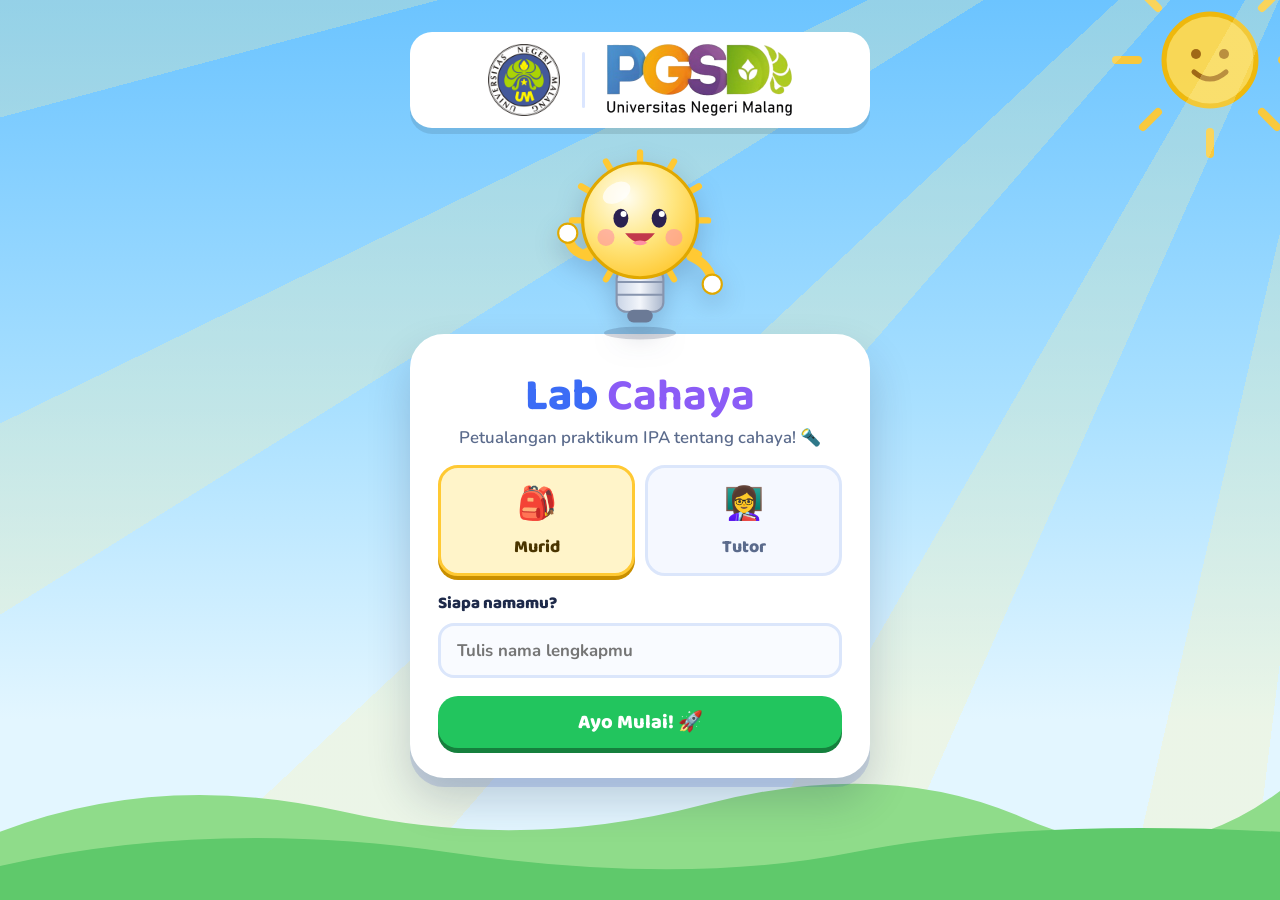
<file: tema.html>
<!doctype html>
<html lang="id"><head><meta charset="utf-8"><meta name="viewport" content="width=device-width,initial-scale=1">
<title>Tema Praktikum – Lab Cahaya</title><link rel="stylesheet" href="style.css"></head>
<body>
<header class="appbar">
  <a class="btn yellow" style="padding:8px 18px" href="siswa.html">← Beranda</a>
  <div class="user"><span id="syncChip" class="syncchip" hidden></span><div class="ava" id="ava"></div><span class="uname" id="hi"></span></div>
</header>
<button class="fab prev" id="fPrev" aria-label="Langkah sebelumnya">‹</button>
<button class="fab next" id="fNext" aria-label="Langkah berikutnya">›</button>
<main>
  <div class="ttl"><div class="tart" id="art"></div><div><small id="tn"></small><h1 id="judul"></h1></div></div>
  <div class="stepper" id="stepper">
    <button class="stp on" data-s="orientasi"><span class="sn"><span>1</span></span>🔍 Ayo Mencermati!</button>
    <button class="stp" data-s="lab"><span class="sn"><span>2</span></span>🧪 Virtual Lab</button>
  </div>
  <div class="panel" id="panel"></div>
</main>
<script src="sync-config.js"></script><script src="app.js"></script><script src="deco.js"></script><script src="gambar.js"></script><script src="ai-config.js"></script><script src="ai-tanya.js"></script>
<script>
const u = getUser();
if (!u || u.role !== "siswa") location.href = "index.html";
const id = +new URLSearchParams(location.search).get("id");
const t = TEMA.find(x => x.id === id);
if (!t) location.href = "siswa.html";
DECO.scenery();
hi.textContent = u.nama; ava.textContent = u.nama.trim().charAt(0).toUpperCase() || "?";
art.innerHTML = DECO.scene(id); tn.textContent = "Tema " + id;
judul.textContent = t.judul;
const ORDER = ["orientasi", "lab"];
const PEMANTIK = {
  1: { q: ["Mengapa cahaya senter hanya terlihat jika lubang-lubang pada karton sejajar?", "Apa yang terjadi jika salah satu karton digeser?"],
       model: ["Karena cahaya merambat lurus, jadi hanya bisa lewat jika semua lubang segaris.", "Cahaya terhalang karton dan tidak sampai ke layar, karena cahaya tidak bisa membelok."],
       kw: [["lurus", "segaris", "sejajar"], ["terhalang", "tidak sampai", "berhenti", "gelap", "tidak tembus", "terblokir"]] },
  2: { q: ["Mengapa kita dapat melihat benda di balik kaca bening, tetapi tidak dapat melihat benda di balik kayu?", "Apakah semua benda dapat ditembus cahaya?"],
       model: ["Kaca bening meneruskan cahaya, sedangkan kayu menghalangi cahaya.", "Tidak. Benda bening meneruskan cahaya, benda buram meneruskan sebagian, dan benda gelap menghalangi cahaya."],
       kw: [["meneruskan", "tembus", "menembus", "dilewati", "menghalangi", "terhalang"], ["tidak", "bukan", "sebagian"]] },
  3: { q: ["Mengapa kucing dapat melihat bayangannya di cermin?", "Ke mana arah cahaya setelah mengenai permukaan cermin?"],
       model: ["Karena cahaya dari kucing dipantulkan oleh cermin ke mata kucing.", "Cahaya dipantulkan (dibalikkan arahnya) oleh permukaan cermin."],
       kw: [["pantul", "memantul", "dipantulkan"], ["pantul", "memantul", "dipantulkan", "balik", "kembali"]] },
  4: { q: ["Mengapa pensil di dalam air terlihat bengkok?", "Apa yang menyebabkan cahaya berubah arah ketika melewati air?"],
       model: ["Karena cahaya dibiaskan (dibelokkan) saat berpindah dari air ke udara.", "Cahaya berpindah dari satu zat bening ke zat bening lain (air ke udara) sehingga arahnya berubah. Ini disebut pembiasan."],
       kw: [["bias", "dibiaskan", "dibelokkan", "membelok", "pembiasan"], ["bias", "dibiaskan", "pembiasan", "berpindah", "zat", "udara"]] },
  5: { q: ["Mengapa cahaya putih yang mengenai prisma dapat terurai menjadi berbagai warna seperti pelangi?", "Apakah cahaya putih hanya terdiri dari satu warna?"],
       model: ["Karena cahaya putih tersusun dari banyak warna, dan prisma menguraikannya.", "Tidak. Cahaya putih terdiri dari banyak warna (merah, jingga, kuning, hijau, biru, nila, ungu)."],
       kw: [["warna", "urai", "terurai", "diuraikan", "dibiaskan"], ["tidak", "banyak", "bermacam", "berbagai", "pelangi"]] }
};
const PK = PEMANTIK[id];
let cur = "orientasi";

function isDone(k) { return ((getProgress()[u.nama] || {})[id] || {})[k]; }
function doneBtn(key) {
  const s = isDone(key);
  return `<button class="btn green big" id="done" ${s ? "disabled" : ""}>${s ? "✅ Sudah selesai" : "✅ Aku sudah selesai!"}</button>`;
}
function bindDone(key) {
  const b = document.getElementById("done");
  b.onclick = () => {
    setDone(u.nama, id, key); b.disabled = true; b.textContent = "✅ Sudah selesai";
    const r = b.getBoundingClientRect();
    DECO.confetti(r.left + r.width / 2, r.top, 46);
    DECO.cheer(["Hebat sekali! 🎉", "Keren! Bintang baru ⭐", "Mantap, lanjut ya! 🚀"][ORDER.indexOf(key)]);
    refreshSteps();
  };
}
function frame(url, pesan, tv) {
  const e = toEmbed(url);
  if (!e) return `<div class="kosong">${DECO.mascot()}<b>Sebentar ya…</b><span>${pesan}</span></div>`;
  return `<div class="${tv ? "tv" : ""}"><iframe class="frame" src="${e}" allowfullscreen allow="autoplay; encrypted-media; fullscreen"></iframe></div>
          <p class="hint">Tidak tampil? <a href="${e}" target="_blank" rel="noopener">Buka di tab baru</a></p>`;
}
function refreshSteps() {
  document.querySelectorAll(".stp").forEach(b => {
    b.classList.toggle("on", b.dataset.s === cur);
    b.classList.toggle("ok", !!isDone(b.dataset.s) && b.dataset.s !== cur);
  });
  const i = ORDER.indexOf(cur);
  fPrev.disabled = i === 0; fNext.disabled = i === ORDER.length - 1;
}

function show(s) {
  cur = s;
  let h = "";
  if (s === "orientasi") {
    const sv = (((getProgress()[u.nama] || {})[id] || {}).pemantik) || {};
    h = `<h3>🔍 Ayo Mencermati!</h3><p class="lead">Perhatikan gambarnya baik-baik. Lalu jawab pertanyaan di bawah dengan kalimatmu sendiri. Boleh singkat. Gurumu akan menanggapi jawabanmu.</p>
         <div class="slideimg"><img src="${ORIENTASI_IMG[id]}" alt="Ayo Mencermati: ${t.judul}"></div>
         <div class="pemantik">` + PK.q.map((q, i) => `<label class="pq" for="pk${i}">${i + 1}. ${q}</label>
           <textarea id="pk${i}" placeholder="Tulis jawabanmu di sini...">${(sv.a && sv.a[i]) ? sv.a[i].replace(/</g, "&lt;") : ""}</textarea>`).join("") + `
         <div class="row"><button class="btn gold big" id="kirimPk">💬 Kirim jawabanku</button></div><div id="fbPk"></div></div>`;
  } else if (s === "lab") {
    h = `<h3>🧪 Virtual Lab</h3><p class="lead">Ayo coba sendiri! Geser, klik, dan amati. Ikuti tombol di dalam lab dari kiri ke kanan.</p>
         <div class="monitor"><div class="monbar"><i></i><i></i><i></i><span>Laboratorium Cahaya</span></div>
         <iframe id="labFrame" class="frame lab" src="${t.lab}?u=${encodeURIComponent(u.nama)}" style="height:${window.__labH || 900}px" scrolling="no"></iframe></div>`;
  }
  const NEXT = { orientasi: "Lanjut ke Virtual Lab 🧪" }[s];
  panel.style.animation = "none"; void panel.offsetWidth; panel.style.animation = "";
  panel.innerHTML = h + `<div class="row">${doneBtn(s)}${NEXT ? `<button class="btn yellow big" id="nextStep">${NEXT} →</button>` : ""}</div>`;
  bindDone(s);
  if (s === "orientasi") bindPemantik();
  const nb = document.getElementById("nextStep"); if (nb) nb.onclick = () => go(1);
  refreshSteps();
}
const esc = x => String(x == null ? "" : x).replace(/&/g, "&amp;").replace(/</g, "&lt;");
const ST = { tepat: ["ok", "✓ Tepat!"], sebagian: ["warn", "◐ Hampir tepat"], belum: ["no", "💡 Coba lagi ya"] };
function kwHit(txt, kws) { txt = txt.toLowerCase(); return kws.some(k => txt.includes(k)); }
function bindPemantik() {
  const btn = document.getElementById("kirimPk"), fb = document.getElementById("fbPk");
  const get = () => PK.q.map((_, i) => document.getElementById("pk" + i).value.trim());
  const simpanDraf = () => { const p = getProgress(); p[u.nama] = p[u.nama] || {}; p[u.nama][id] = p[u.nama][id] || {}; p[u.nama][id].pemantik = { a: get() }; save("lms_progress", p); };
  PK.q.forEach((_, i) => document.getElementById("pk" + i).oninput = simpanDraf);
  btn.onclick = async () => {
    const a = get();
    if (!a.some(x => x.length >= 2)) { fb.innerHTML = `<div class="callout warn">Tulis dulu jawabanmu, boleh satu pertanyaan saja dulu.</div>`; return; }
    simpanDraf(); btn.disabled = true;
    fb.innerHTML = `<div class="callout info"><span class="spin"></span> Gurumu sedang membaca jawabanmu...</div>`;
    const idx = a.map((x, i) => x.length >= 2 ? i : -1).filter(i => i >= 0);
    let res = null, by = "", why = "";
    if (window.PemantikAI && PemantikAI.available()) {
      try { const r = await PemantikAI.nilai(t.judul, idx.map(i => ({ q: PK.q[i], model: PK.model[i], a: a[i] }))); res = r.hasil; by = r.by; }
      catch (e) { console.warn("[AI] gagal:", e.message); why = e.message; }
    }
    let html = "";
    idx.forEach((qi, k) => {
      let st, msg;
      if (res) { st = ST[res[k].status] ? res[k].status : "sebagian"; msg = res[k].umpan_balik; }
      else {
        const ok = kwHit(a[qi], PK.kw[qi]);
        st = ok ? "tepat" : "belum";
        msg = ok ? "Jawabanmu sudah mengarah ke yang tepat. Mantap! Contoh jawaban guru: " + PK.model[qi]
                 : "Belum ada kata yang pas dengan pengamatanmu. Lihat gambar sekali lagi, lalu coba jawab lagi. Contoh jawaban guru: " + PK.model[qi];
      }
      html += `<div class="callout ${ST[st][0]}"><b>${ST[st][1]}</b> · ${qi + 1}. ${esc(PK.q[qi])}<br><span class="small">Jawabanmu: ${esc(a[qi])}</span><br>${esc(msg)}</div>`;
    });
    html += `<p class="small">${res ? "Ditanggapi oleh: " + esc(by) + ". " : (why ? "AI gagal tersambung (" + esc(String(why).slice(0, 160)) + "), jadi tanggapan ini dibuat sementara dengan kata kunci. " : "Kunci AI belum diisi, jadi tanggapan ini dibuat sementara dengan kata kunci. ")}Kamu boleh memperbaiki jawabanmu dan mengirim lagi.</p>`;
    fb.innerHTML = html; btn.disabled = false;
  };
}
function go(d) {
  const i = ORDER.indexOf(cur) + d;
  if (i >= 0 && i < ORDER.length) { show(ORDER[i]); window.scrollTo({ top: 0, behavior: "smooth" }); }
}
fPrev.onclick = () => go(-1); fNext.onclick = () => go(1);

window.addEventListener("message", e => {
  const d = e.data || {};
  const f = document.getElementById("labFrame");
  if (d.type === "lab-height" && f && e.source === f.contentWindow) { window.__labH = d.h + 4; f.style.height = window.__labH + "px"; }
  if (d.type === "lab-top" && f && e.source === f.contentWindow) f.scrollIntoView({ behavior: "smooth", block: "start" });
  if (d.type === "lab-state" && f && e.source === f.contentWindow) {
    const p = getProgress(); p[u.nama] = p[u.nama] || {}; p[u.nama][id] = p[u.nama][id] || {};
    p[u.nama][id].labkey = d.key; p[u.nama][id].labstate = d.state; save("lms_progress", p);
  }
  if (d.type === "lab-progress" && f && e.source === f.contentWindow) {
    const p = getProgress(); p[u.nama] = p[u.nama] || {}; p[u.nama][id] = p[u.nama][id] || {};
    const wasDone = p[u.nama][id].lab;
    p[u.nama][id].xp = d.xp; p[u.nama][id].misi = d.done + "/" + d.total; p[u.nama][id].laporan = d.report;
    if (d.complete) p[u.nama][id].lab = true;
    save("lms_progress", p);
    if (d.complete && !wasDone) { DECO.cheer("Lab selesai! Kamu hebat! 🏅"); DECO.confetti(innerWidth / 2, innerHeight / 3, 60); const b = document.getElementById("done"); if (b) { b.disabled = true; b.textContent = "✅ Sudah selesai"; } }
    refreshSteps();
  }
});
document.querySelectorAll(".stp").forEach(b => b.onclick = () => show(b.dataset.s));
show("orientasi");
</script></body></html>
</file>
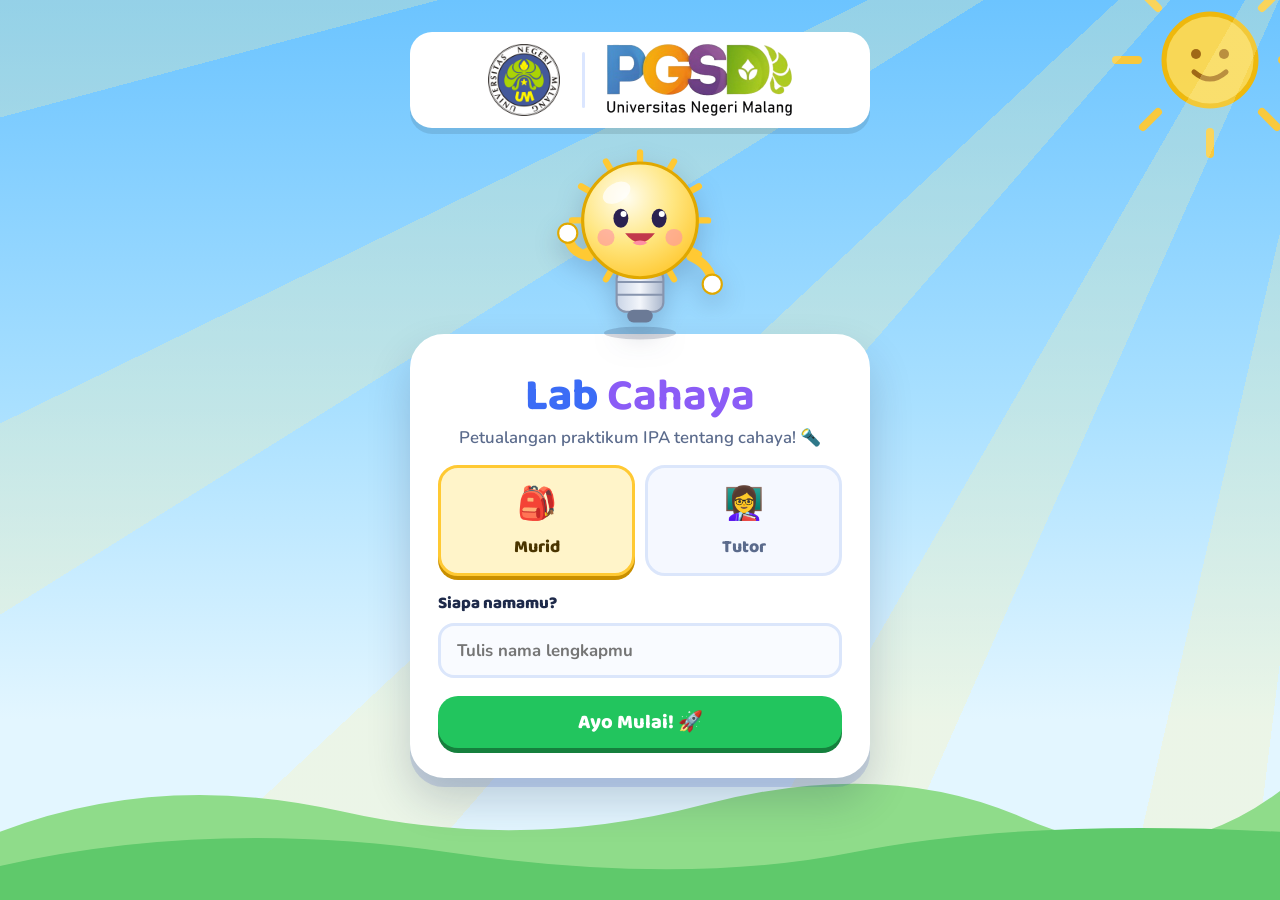
<file: tutor.html>
<!doctype html>
<html lang="id"><head><meta charset="utf-8"><meta name="viewport" content="width=device-width,initial-scale=1">
<title>Dasbor Tutor – Lab Cahaya</title><link rel="stylesheet" href="admin.css"></head>
<body>
<div class="shell">
  <aside class="side">
    <div class="brand"><span id="lg"></span>Lab <b>Cahaya</b></div>
    <div class="theme">☀️ <button class="sw" id="sw" aria-label="Mode gelap"></button> 🌙</div>
    <div class="menu-t">Menu</div>
    <button class="nv on" data-v="dash"><span class="i">📊</span>Dasbor</button>
    <button class="nv" data-v="links"><span class="i">🎬</span>Link Materi</button>
    <button class="nv" data-v="prog"><span class="i">🧑‍🎓</span>Progres Murid</button>
    <button class="nv" data-v="pub"><span class="i">🚀</span>Publikasi</button>
    <div class="sp"></div>
    <div class="who"><div class="ava">T</div><div><b>Tutor</b><br><span style="color:var(--mute);font-size:.85rem">Operator</span></div></div>
    <button class="nv" onclick="logout()"><span class="i">🚪</span>Keluar</button>
  </aside>

  <section class="content">
    <!-- DASBOR -->
    <div class="view" id="v-dash">
      <div class="topline"><div><h1>📊 Dasbor</h1><p>Ringkasan praktikum cahaya dan kemajuan murid.</p></div>
        <div class="acts"><button class="b" data-go="links">🎬 Atur Link Materi</button></div></div>
      <div class="tiles" id="tiles"></div>
      <div class="cols">
        <div>
          <div class="card"><h2>Rata-rata progres tiap tema</h2><p class="sub" id="srcDash"></p><div class="bars" id="bars"></div></div>
        </div>
        <div>
          <div class="card"><h2>Virtual Lab</h2><p class="sub">Klik untuk mencoba sebagai pratinjau.</p><div class="tlist" id="labs"></div></div>
        </div>
      </div>
      <div class="card" style="margin-top:16px"><h2>🤖 Uji Penilai AI</h2>
        <p class="sub">Dipakai untuk menilai Laporan Pengamatan, esai Peta Misi, dan Ayo Mencermati!. Kunci diisi di <b>ai-config.js</b>.</p>
        <div id="aiStat" class="sumrow"></div>
        <label style="display:block;margin:10px 0 4px;font-weight:700">Contoh jawaban siswa (tentang: mengapa pensil di dalam air tampak bengkok?)</label>
        <input id="aiTest" value="Karena cahaya dibelokkan saat pindah dari air ke udara" style="width:100%;padding:10px;border-radius:10px;border:1px solid var(--line,#cfd8ea)">
        <div class="acts" style="margin-top:10px"><button class="b" id="aiBtn">🧪 Tes penilai AI</button></div>
        <div id="aiOut" style="margin-top:10px;line-height:1.5"></div>
      </div>
    </div>

    <!-- LINK MATERI -->
    <div class="view hidden" id="v-links">
      <div class="topline"><div><h1>🎬 Pembuat Materi</h1><p>Pasang satu video Materi yang tampil di beranda siswa. Gambar Ayo Mencermati! ada di file gambar.js.</p></div>
        <div class="acts"><button class="b" id="simpan">💾 Simpan Link</button><button class="b g" data-go="pub">🚀 Terbitkan ke Semua Murid</button><span id="ok" class="ok-t"></span></div></div>
      <div class="cols">
        <div>
          <p class="sub" style="color:var(--mute);margin-top:0">Tempel link YouTube biasa, atau kode &lt;iframe&gt; dari Wordwall, Genially, LearningApps, dll.</p>
          <div id="form"></div>
        </div>
        <div>
          <div class="card"><h2>Ringkasan Materi</h2><p class="sub">Status pemasangan link.</p><div id="sum"></div></div>
        </div>
      </div>
    </div>

    <!-- PROGRES -->
    <div class="view hidden" id="v-prog">
      <div class="topline"><div><h1>🧑‍🎓 Progres Murid</h1><p id="srcProg"></p></div>
        <div class="acts"><button class="b" id="refresh">🔄 Muat ulang data</button><button class="b r" id="reset">🗑 Hapus Data Progres</button></div></div>
      <div class="card" style="overflow-x:auto"><table id="tbl"></table></div>
      <div id="detail"></div>
    </div>

    <!-- PUBLIKASI -->
    <div class="view hidden" id="v-pub">
      <div class="topline"><div><h1>🚀 Terbitkan Link</h1><p>Agar link tampil di semua murid, tempel kodenya ke <b>app.js</b>.</p></div></div>
      <div class="card">
        <ol class="steps">
          <li><div>Klik <b>Salin kode</b> di bawah.</div></li>
          <li><div>Buka file <b>app.js</b> di GitHub, lalu ganti baris <b>MATERI_URL</b> dengan kode yang disalin.</div></li>
          <li><div>Klik <b>Commit changes</b>, tunggu 1–2 menit, lalu muat ulang websitenya (Ctrl+F5).</div></li>
        </ol>
        <textarea id="kode" class="code" readonly></textarea>
        <div class="acts" style="margin-top:12px"><button class="b" id="salin">📋 Salin kode</button><span id="ok2" class="ok-t"></span></div>
      </div>
      <div class="card"><h2>☁️ Penyimpanan Data Online</h2>
        <p class="sub">Agar data murid dari semua perangkat terkumpul di dasbor ini. Panduan: <b>opsional/server-data.gs</b>.</p>
        <div class="sumrow"><span>Status</span><span class="cnt" id="syncSt"></span></div>
        <div class="acts" style="margin-top:12px"><button class="b" id="syncTest">🧪 Tes sambungan server</button></div>
        <div id="syncOut" style="margin-top:10px"></div></div>
    </div>
  </section>
</div>
<script src="sync-config.js"></script><script src="app.js"></script><script src="deco.js"></script><script src="ai-config.js"></script><script src="ai-tanya.js"></script>
<script>
const u = getUser();
if (!u || u.role !== "tutor") location.href = "index.html";
lg.innerHTML = DECO.mascot();

/* ---------- mode terang / gelap ---------- */
try { if (localStorage.getItem("lms_theme") === "dark") document.documentElement.dataset.theme = "dark"; } catch (e) {}
sw.onclick = () => {
  const d = document.documentElement.dataset.theme === "dark";
  if (d) delete document.documentElement.dataset.theme; else document.documentElement.dataset.theme = "dark";
  try { localStorage.setItem("lms_theme", d ? "light" : "dark"); } catch (e) {}
};

/* ---------- pindah tampilan ---------- */
function view(v) {
  document.querySelectorAll(".nv[data-v]").forEach(b => b.classList.toggle("on", b.dataset.v === v));
  document.querySelectorAll(".view").forEach(d => d.classList.toggle("hidden", d.id !== "v-" + v));
  if (v === "dash") bars();
  if (location.hash !== "#" + v) history.replaceState(null, "", "#" + v);
}
document.querySelectorAll(".nv[data-v]").forEach(b => b.onclick = () => view(b.dataset.v));
document.querySelectorAll("[data-go]").forEach(b => b.onclick = () => { buatKode(); view(b.dataset.go); });

/* ---------- form link ---------- */
const esc = s => (s || "").replace(/"/g, "&quot;");
form.innerHTML = `<div class="slide open"><div class="slide-h"><span class="slide-t">🎬 Materi (tampil di beranda siswa, di luar 5 tema)</span><span class="pill" id="pv"></span></div>
  <div class="slide-b"><label>Link video Materi (YouTube)</label>
  <input id="mt" value="${esc(getMateri())}" placeholder="https://www.youtube.com/watch?v=..."></div></div>`;
function ambil() { return document.getElementById("mt").value.trim(); }
function stat() {
  const a = ambil(), v = a ? 1 : 0;
  document.getElementById("pv").className = "pill " + (v ? "ok" : "no");
  document.getElementById("pv").textContent = v ? "Video ✓" : "Video belum";
  sum.innerHTML = `
    <div class="sumrow"><span>📚 Total tema</span><span class="cnt">${TEMA.length}</span></div>
    <div class="sumrow"><span>🎬 Video Materi terpasang</span><span class="cnt ${v ? "g" : "y"}">${v}/1</span></div>
    <div class="sumrow"><span>🧪 Virtual lab</span><span class="cnt g">${TEMA.length}</span></div>`;
  return { v };
}
function buatKode() { kode.value = "const MATERI_URL = " + JSON.stringify(ambil()) + ";"; }
form.addEventListener("input", () => { stat(); buatKode(); });
simpan.onclick = () => { save("lms_materi", ambil()); buatKode(); ok.textContent = "✅ Tersimpan"; setTimeout(() => ok.textContent = "", 2500); renderDash(); };
salin.onclick = () => { kode.select(); document.execCommand("copy"); ok2.textContent = "✅ Tersalin"; setTimeout(() => ok2.textContent = "", 2500); };

/* ---------- sumber data: server (semua perangkat) atau browser ini ---------- */
let DATA = getProgress(), TERAKHIR = "", ONLINE = SYNC.aktif();
const pc = (n, id) => { const d = (DATA[n] || {})[id] || {}; return Math.round(((d.orientasi ? 1 : 0) + (d.lab ? 1 : 0)) / 2 * 100); };
const esc2 = x => String(x == null ? "" : x).replace(/&/g, "&amp;").replace(/</g, "&lt;");
async function muat(tombol) {
  if (!ONLINE) { DATA = getProgress(); sumberTeks(); renderDash(); tabel(); return; }
  const t0 = tombol ? tombol.textContent : ""; if (tombol) { tombol.disabled = true; tombol.textContent = "⏳ Memuat…"; }
  try {
    const pw = sessionStorage.getItem("lms_pw") || "";
    const m = await SYNC.bacaSemua(pw); DATA = {};
    Object.keys(m).forEach(n => DATA[n] = m[n].data || {});
    TERAKHIR = "Diperbarui " + new Date().toLocaleTimeString("id-ID"); sumberTeks(true);
  } catch (e) {
    DATA = getProgress();
    sumberTeks(false, e.message === "sandi" ? "Sandi tutor di server (Apps Script) berbeda dengan sandi login ini." : "Server tidak dapat dihubungi (" + e.message + "). Menampilkan data browser ini saja.");
  }
  if (tombol) { tombol.disabled = false; tombol.textContent = t0; }
  renderDash(); tabel();
}
function sumberTeks(ok, err) {
  const t = !ONLINE ? "Data tersimpan di browser ini saja (per perangkat). Isi URL server di sync-config.js agar data semua murid terkumpul."
    : ok ? "☁️ Data dari server: semua murid di perangkat mana pun. " + TERAKHIR : "⚠️ " + (err || "");
  document.getElementById("srcProg").textContent = t; document.getElementById("srcDash").textContent = t;
}
/* ---------- dasbor ---------- */
function avg(id) {
  const n = Object.keys(DATA);
  return n.length ? Math.round(n.reduce((s, x) => s + pc(x, id), 0) / n.length) : 0;
}
function renderDash() {
  const s = stat(), n = Object.keys(DATA);
  const rata = n.length ? Math.round(TEMA.reduce((a, t) => a + avg(t.id), 0) / TEMA.length) : 0;
  tiles.innerHTML = [
    ["📚", TEMA.length, "Tema praktikum"], ["🔗", s.v + "/1", "Video Materi"],
    ["🧑‍🎓", n.length, "Murid terdata"], ["📈", rata + "%", "Rata-rata progres"]
  ].map(x => `<div class="tile"><div class="ic">${x[0]}</div><div><b>${x[1]}</b><span>${x[2]}</span></div></div>`).join("");
  labs.innerHTML = TEMA.map(t => `<a href="${t.lab}" target="_blank" rel="noopener"><span style="font-size:1.4rem">${t.ikon}</span><span>Lab ${t.id}: ${t.judul}</span><span class="go">Buka ›</span></a>`).join("");
  bars();
}
function bars() {
  document.getElementById("bars").innerHTML = TEMA.map(t => `<div class="brow"><span>${t.ikon} ${t.judul}</span><div class="trk"><i data-w="${avg(t.id)}"></i></div><b>${avg(t.id)}%</b></div>`).join("");
  requestAnimationFrame(() => requestAnimationFrame(() => document.querySelectorAll(".trk i").forEach(i => i.style.width = i.dataset.w + "%")));
}

/* ---------- tabel progres ---------- */
function tabel() {
  const names = Object.keys(DATA).sort((a, b) => a.localeCompare(b, "id"));
  document.getElementById("detail").innerHTML = "";
  if (!names.length) { tbl.innerHTML = `<tr><td class="empty">${DECO.mascot()}Belum ada murid yang memulai. Data akan muncul di sini.</td></tr>`; return; }
  tbl.innerHTML = "<tr><th>Nama</th>" + TEMA.map(t => `<th>Tema ${t.id}</th>`).join("") + "<th>Total XP</th><th></th></tr>"
    + names.map((n, i) => {
      let xp = 0;
      const cells = TEMA.map(t => {
        const d = (DATA[n] || {})[t.id] || {}, v = pc(n, t.id); xp += d.xp || 0;
        return `<td><b>${v}%</b><div class="mini"><i style="width:${v}%"></i></div>${d.xp !== undefined ? `<span class="xpc">${d.xp} XP · misi ${d.misi}${d.laporan != null ? " · laporan " + d.laporan : ""}</span>` : ""}</td>`;
      }).join("");
      return `<tr><td><b>${esc2(n)}</b></td>${cells}<td><b>${xp}</b> XP</td><td><button class="b o sm" data-det="${i}">🔎 Jawaban</button></td></tr>`;
    }).join("");
  tbl.querySelectorAll("[data-det]").forEach(b => b.onclick = () => detail(names[+b.dataset.det]));
}
function detail(n) {
  const D = DATA[n] || {};
  let h = `<div class="card"><div class="acts" style="justify-content:space-between;align-items:center"><h2>🔎 Jawaban ${esc2(n)}</h2><button class="b o sm" id="tutupDet">✖ Tutup</button></div>`;
  TEMA.forEach(t => {
    const d = D[t.id]; if (!d) return;
    const pk = (d.pemantik && d.pemantik.a || []).map((x, i) => x ? `<li>Ayo Mencermati ${i + 1}: ${esc2(x)}</li>` : "").join("");
    const L = d.labstate || {}, ms = Object.keys(L.done || {}).map(k => { const m = L.done[k]; return `<li><b>Misi ${esc2(k)}</b> · skor ${m.score}/100<br><span class="xpc">${esc2(m.answer)}</span></li>`; }).join("");
    const rp = L.report ? `<li><b>Laporan pengamatan</b> · skor ${L.report.score}/100<br><span class="xpc">${(L.report.answers || []).map((x, i) => (i + 1) + ". " + esc2(x)).join("<br>")}</span></li>` : "";
    if (pk || ms || rp) h += `<h3 style="margin:14px 0 4px">${t.ikon} Tema ${t.id}: ${t.judul}</h3><ul style="margin:0;padding-left:20px;line-height:1.6">${pk}${ms}${rp}</ul>`;
  });
  if (h.indexOf("<h3") < 0) h += `<p class="sub">Murid ini belum mengirim jawaban.</p>`;
  const el = document.getElementById("detail"); el.innerHTML = h + "</div>";
  document.getElementById("tutupDet").onclick = () => el.innerHTML = "";
  el.scrollIntoView({ behavior: "smooth" });
}
reset.onclick = async () => {
  if (!confirm(ONLINE ? "Hapus data SEMUA murid di server dan di browser ini? Tidak bisa dibatalkan." : "Hapus semua data progres?")) return;
  localStorage.removeItem("lms_progress");
  if (ONLINE) { try { await SYNC.hapusSemua(sessionStorage.getItem("lms_pw") || ""); } catch (e) { alert("Gagal menghapus di server: " + e.message); } }
  muat();
};
refresh.onclick = () => muat(refresh);

/* ---------- uji penilai AI ---------- */
(function () {
  const on = PemantikAI.available(), c = window.AI_CONFIG || {};
  const nama = c.PROXY_URL ? "Server AI (proxy)" : [c.GEMINI_API_KEY && "Gemini", c.GROQ_API_KEY && "Groq", c.GROK_API_KEY && "Grok"].filter(Boolean).join(" + ");
  aiStat.innerHTML = `<span>Status penilai</span><span class="cnt ${on ? "g" : "y"}">${on ? "AI aktif: " + nama : "Belum aktif (memakai kata kunci)"}</span>`;
  aiBtn.onclick = async () => {
    aiOut.textContent = "Menguji...";
    if (!PemantikAI.available()) { aiOut.innerHTML = "⚠️ Kunci API belum diisi di <b>ai-config.js</b>, jadi penilaian memakai kata kunci sementara."; return; }
    try {
      const r = await PemantikAI.nilai("Cahaya Dibiaskan", [{ q: "Mengapa pensil di dalam air terlihat bengkok?", model: "Karena cahaya dibiaskan (dibelokkan) saat berpindah dari air ke udara.", a: aiTest.value }]);
      aiOut.innerHTML = `✅ Tersambung lewat <b>${r.by}</b>.<br>Status: <b>${r.hasil[0].status}</b><br>Tanggapan: ${String(r.hasil[0].umpan_balik).replace(/</g, "&lt;")}`;
    } catch (e) { aiOut.innerHTML = "❌ Gagal tersambung: " + String(e.message).replace(/</g, "&lt;") + ". Periksa kunci API, kuota, atau koneksi internet."; }
  };
})();
syncSt.textContent = ONLINE ? "URL server terisi" : "Belum diisi"; syncSt.className = "cnt " + (ONLINE ? "g" : "y");
syncTest.onclick = async () => {
  if (!ONLINE) { syncOut.innerHTML = "⚠️ Isi <b>URL</b> di file <b>sync-config.js</b> dahulu (lihat opsional/server-data.gs), upload ke GitHub, lalu muat ulang."; return; }
  syncOut.textContent = "Menguji…";
  try { await SYNC.cek(sessionStorage.getItem("lms_pw") || ""); syncOut.innerHTML = "✅ Tersambung. Sandi tutor cocok."; }
  catch (e) { syncOut.innerHTML = "❌ " + (e.message === "sandi" ? "Tersambung, tetapi sandi di Apps Script berbeda dengan sandi login ini." : "Tidak tersambung (" + e.message + "). Cek URL /exec dan pengaturan akses 'Siapa saja'."); }
};
buatKode(); muat();
const h = location.hash.slice(1); if (["dash", "links", "prog", "pub"].includes(h)) view(h);
</script></body></html>
</file>
<file: style.css>
@import url('https://fonts.googleapis.com/css2?family=Baloo+2:wght@600;700;800&family=Nunito:wght@500;700;800&display=swap');
:root{--ink:#1e2a4a;--mute:#5b6b8c;--blue:#3b6cf6;--blue-d:#2548b8;--purple:#8b5cf6;--green:#22c55e;--green-d:#15803d;--yellow:#ffc933;--yellow-d:#c98f00;--red:#ff5d73;--red-d:#c43049;--card:#fff;--line:#dbe6fb;
 --head:'Baloo 2','Trebuchet MS','Comic Sans MS',system-ui,sans-serif;--body:'Nunito','Segoe UI',system-ui,sans-serif}
*{box-sizing:border-box}
html{scroll-behavior:smooth}
body{margin:0;font-family:var(--body);font-weight:600;color:var(--ink);min-height:100vh;background:linear-gradient(180deg,#6cc4ff 0%,#a9e0ff 45%,#e3f6ff 80%);background-attachment:fixed;overflow-x:hidden;position:relative}
h1,h2,h3{font-family:var(--head);font-weight:800;margin:0;line-height:1.1}
a{color:inherit}
.hidden{display:none!important}

/* ---------- latar ---------- */
.scenery{position:fixed;inset:0;z-index:0;pointer-events:none;overflow:hidden}
.sunbox{position:absolute;top:-40px;right:-30px;opacity:.95}
.cl{position:absolute;opacity:.95;animation:drift linear infinite}
.cl.c1{top:12%;left:-200px;animation-duration:70s}
.cl.c2{top:30%;left:-200px;animation-duration:95s;animation-delay:-40s}
.cl.c3{top:6%;left:-260px;animation-duration:120s;animation-delay:-80s;opacity:.8}
@keyframes drift{to{transform:translateX(calc(100vw + 460px))}}
.beams{position:absolute;inset:-20%;background:repeating-conic-gradient(from 0deg at 92% -6%,rgba(255,244,170,.28) 0 6deg,transparent 6deg 17deg);animation:sway 14s ease-in-out infinite alternate;transform-origin:92% 0}
@keyframes sway{from{transform:rotate(-5deg)}to{transform:rotate(6deg)}}
.fl{position:absolute;bottom:-60px;animation:floatup linear infinite;opacity:0}
@keyframes floatup{0%{transform:translateY(0) rotate(0);opacity:0}10%{opacity:.8}90%{opacity:.8}100%{transform:translateY(-110vh) rotate(40deg);opacity:0}}
.hills{position:absolute;left:0;right:0;bottom:0;width:100%;height:150px}
header.appbar,main,footer.foot{position:relative;z-index:2}

/* ---------- tombol ---------- */
.btn{font-family:var(--head);font-weight:800;font-size:1.05rem;border:0;border-radius:16px;padding:11px 22px;cursor:pointer;color:#fff;background:var(--blue);box-shadow:0 5px 0 var(--blue-d);text-decoration:none;display:inline-flex;align-items:center;gap:8px;justify-content:center;transition:transform .12s,box-shadow .12s,filter .12s;line-height:1.1}
.btn:hover{filter:brightness(1.07);transform:translateY(-2px);box-shadow:0 7px 0 var(--blue-d)}
.btn:active{transform:translateY(4px);box-shadow:0 1px 0 var(--blue-d)}
.btn.green{background:var(--green);box-shadow:0 5px 0 var(--green-d)}.btn.green:hover{box-shadow:0 7px 0 var(--green-d)}.btn.green:active{box-shadow:0 1px 0 var(--green-d)}
.btn.yellow{background:var(--yellow);color:#4a3500;box-shadow:0 5px 0 var(--yellow-d)}.btn.yellow:hover{box-shadow:0 7px 0 var(--yellow-d)}.btn.yellow:active{box-shadow:0 1px 0 var(--yellow-d)}
.btn.red{background:var(--red);box-shadow:0 5px 0 var(--red-d)}
.btn.sec{background:#fff;color:var(--blue);box-shadow:0 5px 0 #b9c9f5;border:2px solid #cddbfb}
.btn.big{font-size:1.25rem;padding:15px 30px;border-radius:20px}
.btn.block{width:100%}
.btn[disabled]{filter:grayscale(.6);opacity:.65;cursor:default;transform:none}
.wiggle{animation:wiggle 2.6s ease-in-out infinite}
@keyframes wiggle{0%,86%,100%{transform:rotate(0)}90%{transform:rotate(-3deg)}94%{transform:rotate(3deg)}98%{transform:rotate(-2deg)}}

/* ---------- bilah atas ---------- */
header.appbar{display:flex;justify-content:space-between;align-items:center;gap:12px;flex-wrap:wrap;max-width:1120px;margin:14px auto 0;padding:8px 14px;background:rgba(255,255,255,.88);backdrop-filter:blur(8px);border-radius:24px;box-shadow:0 6px 0 rgba(37,72,184,.12),0 10px 28px rgba(30,42,74,.12);border:2px solid #fff;width:calc(100% - 28px)}
.logo{display:flex;align-items:center;gap:8px;font-family:var(--head);font-weight:800;font-size:1.45rem;color:var(--blue);text-decoration:none}
.logo .mascot{width:42px;height:auto}
.logo b{color:var(--purple)}
.user{display:flex;align-items:center;gap:10px}
.ava{width:40px;height:40px;border-radius:50%;display:grid;place-items:center;font-family:var(--head);font-size:1.25rem;font-weight:800;color:#fff;background:linear-gradient(135deg,var(--purple),var(--blue));border:3px solid #fff;box-shadow:0 2px 8px rgba(0,0,0,.2)}
.uname{font-family:var(--head);font-weight:700;font-size:1.05rem}
main{max-width:1120px;margin:0 auto;padding:22px 14px 90px}

/* ---------- mascot ---------- */
.mascot{display:block;overflow:visible}
.m-rays{transform-origin:80px 70px;animation:spin 18s linear infinite}
.m-body{animation:bob 2.6s ease-in-out infinite;transform-origin:80px 170px}
.m-eyes{transform-origin:80px 68px;animation:blink 4.2s infinite}
.m-armL{transform-origin:32px 104px;animation:wave 1.4s ease-in-out infinite}
.m-armR{transform-origin:128px 104px;animation:wave2 2.8s ease-in-out infinite}
.m-shadow{animation:shadow 2.6s ease-in-out infinite;transform-origin:80px 176px}
@keyframes spin{to{transform:rotate(360deg)}}
@keyframes bob{0%,100%{transform:translateY(0) scale(1,1)}50%{transform:translateY(-8px) scale(1.01,.99)}}
@keyframes blink{0%,92%,100%{transform:scaleY(1)}95%{transform:scaleY(.08)}}
@keyframes wave{0%,100%{transform:rotate(0)}50%{transform:rotate(-22deg)}}
@keyframes wave2{0%,100%{transform:rotate(0)}50%{transform:rotate(8deg)}}
@keyframes shadow{0%,100%{transform:scaleX(1);opacity:1}50%{transform:scaleX(.8);opacity:.6}}

/* ---------- gerak ilustrasi ---------- */
.a-spin{animation:spin 16s linear infinite}
.a-beam{animation:beam 1.8s ease-in-out infinite}
.a-glow{animation:beam 1.6s ease-in-out infinite;transform-box:fill-box;transform-origin:center}
@keyframes beam{0%,100%{opacity:1}50%{opacity:.55}}
.a-flow{animation:flow 1s linear infinite}
@keyframes flow{to{stroke-dashoffset:-26}}
.a-twinkle{animation:twinkle 2s ease-in-out infinite;transform-box:fill-box;transform-origin:center}
@keyframes twinkle{0%,100%{opacity:0;transform:scale(.4) rotate(0)}50%{opacity:1;transform:scale(1.2) rotate(30deg)}}
.a-wave{animation:waveX 2.2s ease-in-out infinite alternate}
@keyframes waveX{from{transform:translateX(-10px)}to{transform:translateX(6px)}}
.a-sway{animation:sway2 3.4s ease-in-out infinite alternate}
@keyframes sway2{from{transform:rotate(-3deg)}to{transform:rotate(3deg)}}
.a-bub{animation:bub 3s ease-in infinite}.a-bub.b2{animation-delay:1s}.a-bub.b3{animation-delay:2s}
@keyframes bub{0%{transform:translateY(10px);opacity:0}20%{opacity:.9}100%{transform:translateY(-52px);opacity:0}}
.rb line{animation:rbow 2.4s ease-in-out infinite;animation-delay:var(--d)}
@keyframes rbow{0%,100%{opacity:1}50%{opacity:.45}}

/* ---------- sapaan murid ---------- */
.hello{display:flex;gap:22px;align-items:center;margin:8px 0 26px;flex-wrap:wrap}
.hello .mascot{width:150px;flex:none;filter:drop-shadow(0 8px 10px rgba(30,42,74,.18))}
.bubble{position:relative;flex:1;min-width:260px;background:#fff;border-radius:28px;padding:20px 24px;box-shadow:0 6px 0 rgba(37,72,184,.12),0 14px 30px rgba(30,42,74,.12);border:3px solid #fff}
.bubble:before{content:"";position:absolute;left:-18px;top:46px;border:14px solid transparent;border-right-color:#fff;border-left:0}
.bubble h1{font-size:clamp(1.7rem,4.2vw,2.5rem);color:var(--blue)}
.bubble h1 em{font-style:normal;color:var(--purple)}
.bubble p{margin:6px 0 12px;color:var(--mute);font-size:1.08rem}
.stat3{display:flex;gap:10px;flex-wrap:wrap}
.pillstat{display:inline-flex;align-items:center;gap:8px;background:#f1f6ff;border:2px solid var(--line);border-radius:999px;padding:6px 14px;font-family:var(--head);font-weight:800;font-size:1.05rem}
.pillstat b{color:var(--blue);font-size:1.25rem}
.sech{display:inline-block;font-size:clamp(1.4rem,3vw,1.9rem);color:#fff;background:var(--blue);padding:6px 22px;border-radius:18px;box-shadow:0 5px 0 var(--blue-d);margin:0 0 10px}
.sec-sub{color:#12306e;margin:0 0 18px;font-size:1.08rem;text-shadow:0 1px 0 rgba(255,255,255,.7)}

/* ---------- kartu tema ---------- */
.cards{display:grid;grid-template-columns:repeat(auto-fill,minmax(300px,1fr));gap:24px}
.tcard{text-decoration:none;color:var(--ink);position:relative;background:#fff;border-radius:30px;overflow:hidden;box-shadow:0 8px 0 rgba(37,72,184,.14),0 18px 36px rgba(30,42,74,.16);border:4px solid #fff;display:flex;flex-direction:column;opacity:0;animation:rise .6s cubic-bezier(.2,1.2,.4,1) forwards;transition:transform .2s}
.tcard:hover{transform:translateY(-8px) rotate(-.6deg)}
.tcard:nth-child(2n):hover{transform:translateY(-8px) rotate(.6deg)}
@keyframes rise{from{opacity:0;transform:translateY(40px) scale(.94)}to{opacity:1;transform:none}}
.tart{position:relative;aspect-ratio:320/190;overflow:hidden}
.tart svg{display:block;width:100%;height:100%}
.ipa{position:absolute;left:12px;top:12px;background:var(--purple);color:#fff;font-family:var(--head);font-weight:800;border-radius:999px;padding:3px 14px;font-size:.95rem;box-shadow:0 3px 0 #5b36c4}
.num{position:absolute;right:12px;top:10px;width:38px;height:38px;border-radius:50%;background:var(--yellow);color:#4a3500;font-family:var(--head);font-weight:800;font-size:1.3rem;display:grid;place-items:center;box-shadow:0 3px 0 var(--yellow-d)}
.tbody{padding:16px 20px 20px;text-align:center;display:flex;flex-direction:column;gap:8px;flex:1}
.tbody small{color:var(--mute);font-weight:800;font-size:.95rem}
.tbody h3{font-size:1.45rem}
.dots{display:flex;justify-content:center;gap:8px;margin:2px 0}
.dot{display:flex;flex-direction:column;align-items:center;gap:2px;font-size:.78rem;color:var(--mute);font-weight:800}
.dot i{font-style:normal;width:38px;height:38px;border-radius:50%;display:grid;place-items:center;font-size:1.2rem;background:#eef3ff;border:3px dashed #b7c7ee;filter:grayscale(1);opacity:.7}
.dot.ok i{background:#d9f9e3;border:3px solid var(--green);filter:none;opacity:1;animation:pop .6s cubic-bezier(.2,1.6,.4,1)}
@keyframes pop{from{transform:scale(0)}to{transform:scale(1)}}
.pbar{height:14px;border-radius:99px;background:#e6edfb;overflow:hidden;margin-top:4px}
.pbar i{display:block;height:100%;border-radius:99px;background:repeating-linear-gradient(115deg,rgba(255,255,255,.35) 0 8px,transparent 8px 16px),linear-gradient(90deg,#34d399,#22c55e);background-size:32px 100%,100% 100%;animation:stripes 1s linear infinite;transition:width 1s}
@keyframes stripes{to{background-position:32px 0,0 0}}
.tbody .btn{margin-top:auto}
.tcard.done:after{content:"⭐ Selesai!";position:absolute;right:-34px;top:22px;transform:rotate(38deg);background:var(--green);color:#fff;font-family:var(--head);font-weight:800;padding:3px 40px;box-shadow:0 3px 8px rgba(0,0,0,.2);font-size:.85rem}

/* ---------- halaman tema ---------- */
.ttl{display:flex;gap:16px;align-items:center;margin:4px 0 18px;flex-wrap:wrap}
.ttl .tart{width:150px;border-radius:22px;border:4px solid #fff;box-shadow:0 5px 0 rgba(37,72,184,.18);flex:none}
.ttl h1{color:#1c3f87;text-shadow:0 3px 0 #fff,0 0 12px rgba(255,255,255,.8);font-size:clamp(1.6rem,4vw,2.4rem)}
.ttl small{display:block;font-family:var(--head);font-weight:800;font-size:1.05rem;color:#1c3f87}
.stepper{display:flex;gap:10px;align-items:stretch;margin-bottom:18px;flex-wrap:wrap}
.stp{flex:1;min-width:150px;display:flex;align-items:center;gap:10px;background:#fff;border:3px solid #fff;border-radius:20px;padding:10px 14px;cursor:pointer;font-family:var(--head);font-weight:800;font-size:1.05rem;color:var(--mute);box-shadow:0 5px 0 rgba(37,72,184,.14);transition:transform .15s}
.stp:hover{transform:translateY(-3px)}
.stp .sn{width:38px;height:38px;border-radius:50%;display:grid;place-items:center;background:#e6edfb;color:var(--blue);font-size:1.2rem;flex:none;position:relative}
.stp.on{background:var(--yellow);color:#3a2900;box-shadow:0 5px 0 var(--yellow-d)}
.stp.on .sn{background:#fff;color:#c98f00;animation:bob2 1.6s ease-in-out infinite}
.stp.ok .sn{background:var(--green);color:#fff}
.stp.ok .sn:after{content:"✓"}
.stp.ok .sn span{display:none}
@keyframes bob2{0%,100%{transform:scale(1)}50%{transform:scale(1.14)}}
.panel{background:#fff;border-radius:30px;border:4px solid #fff;box-shadow:0 8px 0 rgba(37,72,184,.14),0 18px 36px rgba(30,42,74,.14);padding:20px;animation:rise .45s cubic-bezier(.2,1.2,.4,1) both;opacity:1}
.panel h3{font-size:1.5rem;color:var(--blue)}
.panel .lead{margin:4px 0 14px;color:var(--mute);font-size:1.08rem}
.tv{background:#1e2a4a;border-radius:24px;padding:12px 12px 22px;position:relative;box-shadow:0 6px 0 #11182e}
.tv:after{content:"";position:absolute;left:50%;bottom:7px;width:60px;height:5px;margin-left:-30px;border-radius:9px;background:#445581}
.frame{width:100%;border:0;border-radius:14px;background:#000;aspect-ratio:16/9;min-height:260px;display:block}
.monitor{background:#1e2a4a;border-radius:24px;padding:0 0 10px;box-shadow:0 6px 0 #11182e;overflow:hidden}
.monbar{display:flex;align-items:center;gap:7px;padding:10px 16px;color:#cfe0ff;font-family:var(--head);font-weight:700}
.monbar i{width:12px;height:12px;border-radius:50%;background:#ff5d73}.monbar i:nth-child(2){background:#ffc933}.monbar i:nth-child(3){background:#22c55e}
.monbar span{margin-left:8px}
.frame.lab{aspect-ratio:auto;height:700px;border-radius:0 0 14px 14px;background:#0b1530}
.kosong{padding:28px 20px;text-align:center;background:linear-gradient(135deg,#fff7d6,#ffeaa8);border-radius:22px;border:3px dashed #f0b400;display:flex;flex-direction:column;align-items:center;gap:6px}
.kosong .mascot{width:110px}.kosong b{font-family:var(--head);font-size:1.3rem}
.hint{font-size:.95rem;color:var(--mute);margin:10px 4px 0}
.row{display:flex;gap:12px;flex-wrap:wrap;align-items:center;margin-top:18px}
.fab{position:fixed;top:50%;z-index:30;width:58px;height:58px;border-radius:18px;border:0;font-size:1.9rem;font-weight:800;color:#fff;cursor:pointer;display:grid;place-items:center;transform:translateY(-50%);transition:transform .15s,opacity .2s}
.fab.prev{left:12px;background:var(--yellow);color:#4a3500;box-shadow:0 5px 0 var(--yellow-d)}
.fab.next{right:12px;background:var(--green);box-shadow:0 5px 0 var(--green-d)}
.fab:hover{transform:translateY(-50%) scale(1.1)}
.fab[disabled]{opacity:0;pointer-events:none}
.fab.next:not([disabled]){animation:nudge 1.6s ease-in-out infinite}
@keyframes nudge{0%,100%{transform:translateY(-50%) translateX(0)}50%{transform:translateY(-50%) translateX(6px)}}

/* ---------- login ---------- */
.login{min-height:100vh;display:grid;place-items:center;padding:24px 14px 120px;position:relative;z-index:2}
.lbox{width:min(460px,100%);text-align:center}
.lbox .mascot{width:170px;margin:0 auto -14px;position:relative;z-index:2;filter:drop-shadow(0 10px 12px rgba(30,42,74,.2))}
.lcard{background:#fff;border-radius:34px;border:4px solid #fff;box-shadow:0 9px 0 rgba(37,72,184,.16),0 22px 44px rgba(30,42,74,.2);padding:34px 24px 26px;text-align:left}
.brandname{text-align:center;font-size:clamp(2rem,7vw,2.8rem);color:var(--blue)}
.brandname b{color:var(--purple)}
.brandname span{display:inline-block;animation:letter 2.4s ease-in-out infinite;animation-delay:calc(var(--i)*.1s)}
@keyframes letter{0%,60%,100%{transform:translateY(0)}30%{transform:translateY(-9px)}}
.tag{text-align:center;color:var(--mute);margin:4px 0 16px;font-size:1.05rem}
.roles{display:grid;grid-template-columns:1fr 1fr;gap:10px;margin-bottom:14px}
.role{border:3px solid var(--line);background:#f5f8ff;border-radius:20px;padding:12px 8px;cursor:pointer;font-family:var(--head);font-weight:800;font-size:1.1rem;color:var(--mute);display:flex;flex-direction:column;align-items:center;gap:2px;transition:transform .15s}
.role span{font-size:2rem}
.role:hover{transform:translateY(-3px)}
.role.on{background:#fff4c9;border-color:var(--yellow);color:#4a3500;box-shadow:0 4px 0 var(--yellow-d)}
label{font-family:var(--head);font-weight:800;font-size:1.05rem;display:block;margin:8px 0 6px}
input,select,textarea{width:100%;padding:13px 16px;border:3px solid var(--line);border-radius:16px;font-size:1.05rem;font-family:var(--body);font-weight:700;color:var(--ink);background:#f9fbff;outline:0;transition:border-color .15s,box-shadow .15s}
input:focus,textarea:focus{border-color:var(--blue);box-shadow:0 0 0 4px rgba(59,108,246,.18)}
.err{color:var(--red-d);font-weight:800;margin:8px 0 0;min-height:1.2em}
.note{font-size:.95rem;color:var(--mute)}

/* ---------- konfeti & sorakan ---------- */
.confetti{position:fixed;z-index:999;width:10px;height:16px;border-radius:3px;pointer-events:none;animation:conf 1.8s cubic-bezier(.2,.7,.3,1) forwards}
@keyframes conf{0%{transform:translate(0,0) rotate(0);opacity:1}100%{transform:translate(var(--dx),calc(var(--dy) + 340px)) rotate(var(--r));opacity:0}}
.cheer{position:fixed;left:14px;bottom:14px;z-index:998;display:flex;align-items:flex-end;gap:6px;animation:cin .5s cubic-bezier(.2,1.5,.4,1) both}
.cheer.out{animation:cout .5s ease-in forwards}
.cheer .mascot{width:90px}
.say{background:#fff;border-radius:20px;padding:10px 16px;font-family:var(--head);font-weight:800;font-size:1.15rem;color:var(--blue);box-shadow:0 5px 0 rgba(37,72,184,.18),0 10px 22px rgba(0,0,0,.18);margin-bottom:40px;max-width:230px}
@keyframes cin{from{transform:translateY(120px) scale(.6);opacity:0}to{transform:none;opacity:1}}
@keyframes cout{to{transform:translateY(120px);opacity:0}}

@media(max-width:700px){
 .fab{width:46px;height:46px;font-size:1.5rem;top:auto;bottom:16px;transform:none}.fab:hover{transform:scale(1.1)}.fab.next:not([disabled]){animation:none}
 .hello{justify-content:center;text-align:center}.hello .mascot{width:110px}.bubble:before{display:none}.stat3{justify-content:center}
 .ttl .tart{width:110px}.uname{display:none}
}
@media(prefers-reduced-motion:reduce){*,*:before,*:after{animation:none!important;transition:none!important}.tcard{opacity:1}}

.slideimg{background:#fff;border-radius:22px;padding:10px;box-shadow:0 6px 0 rgba(0,0,0,.12);text-align:center}
.slideimg img{display:block;width:100%;max-width:920px;height:auto;margin:0 auto;border-radius:16px}

.pemantik{margin-top:16px;text-align:left}
.pq{display:block;font-weight:800;margin:14px 0 6px;color:#1e2a4a}
.pemantik textarea{width:100%;min-height:84px;border:3px solid #cfe0ff;border-radius:14px;padding:12px;font:inherit;font-size:1rem;resize:vertical;background:#fff;color:#1e2a4a}
.pemantik textarea:focus{outline:none;border-color:#4a7bff}
.pemantik .row{margin-top:12px}
.pemantik .callout{margin-top:12px;border-radius:14px;padding:12px 14px;line-height:1.5;color:#1e2a4a}
.pemantik .callout.ok{background:#dcf7e3;border:2px solid #22c55e}
.pemantik .callout.warn{background:#fff3cc;border:2px solid #f0b400}
.pemantik .callout.no{background:#ffe6e6;border:2px solid #ff7b7b}
.pemantik .callout.info{background:#e5efff;border:2px solid #4a7bff}
.pemantik .small{font-size:.85rem;opacity:.8}
.spin{display:inline-block;width:14px;height:14px;border:3px solid #4a7bff;border-top-color:transparent;border-radius:50%;animation:sp .8s linear infinite;vertical-align:-2px}
@keyframes sp{to{transform:rotate(360deg)}}
.btn.gold{background:#ffc933;color:#3a2800;box-shadow:0 5px 0 #c99700}
.idbar{display:flex;align-items:center;justify-content:center;gap:22px;flex-wrap:wrap;background:#fff;border-radius:22px;padding:12px 24px;margin:6px auto 18px;box-shadow:0 6px 0 rgba(0,0,0,.1);max-width:640px}
.idbar img{height:72px;width:auto;display:block}
.idbar .sep{width:3px;height:56px;background:#dbe6ff;border-radius:3px}
.materi{background:#fff;border-radius:26px;padding:18px 20px 22px;margin:8px 0 26px;box-shadow:0 6px 0 rgba(0,0,0,.1)}
.materi h2{margin:0 0 4px;font-family:var(--head)}
.materi .sub{margin:0 0 12px;color:#4b5b85}

/* penanda simpan online */
.syncchip{font-family:var(--head);font-weight:800;font-size:.85rem;padding:4px 12px;border-radius:999px;background:#fff6d6;color:#8a6200;border:2px solid #ffe08a}
.syncchip.ok{background:#e3f9ea;color:#15803d;border-color:#a7ebc0}
.syncchip.err{background:#ffe9ec;color:#c43049;border-color:#ffc2cb}
.syncchip[hidden]{display:none}
@media(max-width:700px){.syncchip{font-size:.75rem;padding:3px 8px}}
</file>
<file: lab-core.css>
@import url('https://fonts.googleapis.com/css2?family=Nunito:wght@500;700;800&family=Baloo+2:wght@600;700;800&display=swap');
:root{--bg1:#0b1530;--bg2:#17335a;--card:rgba(28,50,92,.72);--line:rgba(130,170,230,.28);--ink:#eaf1ff;--mute:#a9bbdb;--gold:#ffd166;--teal:#5ad1b8;--red:#ff8a8a;--green:#6be39a}
*{box-sizing:border-box}
html,body{margin:0;padding:0}
body{font-family:'Nunito',system-ui,'Segoe UI',sans-serif;color:var(--ink);font-size:16px;line-height:1.45;background:#0b1530 linear-gradient(160deg,var(--bg1),var(--bg2) 60%,#1b4d5e)}
button,select,textarea,input{font:inherit}
.wrap{max-width:1060px;margin:0 auto;padding:14px 18px 28px}
.top{display:flex;justify-content:space-between;align-items:center;gap:12px;flex-wrap:wrap;padding-bottom:12px;border-bottom:1px solid var(--line);margin-bottom:18px}
.brand{color:var(--gold);font-weight:700;letter-spacing:.02em;text-transform:uppercase;font-size:15px}
nav{display:flex;gap:8px;flex-wrap:wrap}
nav button{background:rgba(40,70,120,.55);color:var(--ink);border:1px solid var(--line);border-radius:12px;padding:8px 14px;cursor:pointer;font-size:15px}
nav button.on{background:var(--gold);color:#1a1a2e;border-color:var(--gold);font-weight:700}
.view[hidden]{display:none}
.kicker{color:var(--teal);letter-spacing:.2em;text-transform:uppercase;font-size:13px;font-weight:700;margin:0 0 6px}
h1,h2,h3{font-family:'Baloo 2','Trebuchet MS',system-ui,sans-serif;margin:0 0 8px;color:#fff6dd}
h1{font-size:clamp(30px,5vw,46px);line-height:1.1}
h2{font-size:clamp(24px,3.5vw,32px)}
h3{font-size:19px}
.lead{font-size:18px;color:#d3e0f7;max-width:520px;margin:10px 0 18px}
.lead2{color:var(--mute);margin:0 0 14px;max-width:760px}
.small{font-size:14px;color:var(--mute);margin:8px 0}
.hero{display:grid;grid-template-columns:1.1fr .9fr;gap:26px;align-items:center;min-height:360px}
.heroart{background:radial-gradient(circle at 50% 40%,#2c4d7c,#16294a 70%);border:1px solid var(--line);border-radius:30px;overflow:hidden}
.heroart svg{display:block;width:100%;height:auto}
.row{display:flex;gap:10px;flex-wrap:wrap;align-items:center;margin-top:12px}
.btn{background:rgba(40,70,120,.7);color:var(--ink);border:1px solid var(--line);border-radius:14px;padding:11px 18px;cursor:pointer;font-size:16px;font-weight:500}
.btn:hover{filter:brightness(1.12)}
.btn.gold{background:var(--gold);color:#241b00;border:0;font-weight:700;box-shadow:0 4px 0 #b88a1e}
.btn.gold:active{transform:translateY(3px);box-shadow:0 1px 0 #b88a1e}
.btn.sm{padding:7px 12px;font-size:14px}
.btn[disabled]{opacity:.45;cursor:not-allowed;box-shadow:none}
.btn.red{background:rgba(140,50,60,.6)}
.grid3{display:grid;grid-template-columns:repeat(3,1fr);gap:16px}
.card,.panel{background:var(--card);border:1px solid var(--line);border-radius:20px;padding:18px}
.card h3{color:var(--gold)}
.card p{margin:4px 0 0;color:#dbe7fb}
.panel{margin-bottom:16px}
.labgrid{display:grid;grid-template-columns:1fr 340px;gap:16px;align-items:start;margin-bottom:0}
.labgrid .panel{margin-bottom:16px}
.stage{background:#0f1c38;border:1px solid var(--line);border-radius:16px;overflow:hidden}
.stage svg{display:block;width:100%;height:auto;touch-action:none}
.stage svg text{font-family:'Nunito',system-ui,sans-serif}
.lbl{fill:#d7e5ff;font-size:13px;font-weight:700}
.lbl.g{fill:#ffd166}
.ctl{padding:10px 12px;display:flex;flex-wrap:wrap;gap:8px 12px;align-items:center;background:rgba(10,20,45,.7);border-top:1px solid var(--line)}
.ctl label{font-size:14px;color:var(--mute);display:flex;gap:8px;align-items:center;flex:1 1 220px}
.ctl input[type=range]{flex:1;accent-color:var(--gold);min-width:120px}
.chip{background:rgba(40,70,120,.7);color:var(--ink);border:1px solid var(--line);border-radius:999px;padding:6px 12px;cursor:pointer;font-size:14px;display:inline-flex;align-items:center;gap:6px}
.chip.on{background:var(--gold);color:#241b00;border-color:var(--gold);font-weight:700}
.chip svg{display:block;height:34px;width:auto}
.tip{color:var(--mute);font-size:14px;margin:10px 0 0}
label.f{display:block;font-weight:700;margin:10px 0 6px}
select,textarea{width:100%;background:#0f1c38;color:var(--ink);border:1px solid var(--line);border-radius:12px;padding:10px;font-size:15px}
textarea{min-height:76px;resize:vertical}
.callout{border-radius:12px;padding:11px 13px;margin:10px 0;border-left:4px solid var(--teal);background:rgba(10,25,50,.7);font-size:15px}
.callout.ok{border-color:var(--green);background:rgba(30,90,60,.45)}
.callout.no{border-color:var(--red);background:rgba(120,40,50,.4)}
.callout.warn{border-color:var(--gold);background:rgba(110,85,20,.4)}
.tablewrap{overflow-x:auto}
table{width:100%;border-collapse:collapse;font-size:15px}
th{color:var(--teal);text-align:left;padding:8px;font-size:14px;border-bottom:1px solid var(--line)}
td{padding:8px;border-bottom:1px solid rgba(130,170,230,.15)}
.mgrid{display:grid;grid-template-columns:repeat(3,1fr);gap:16px}
.mcard{background:var(--card);border:1px solid var(--line);border-radius:20px;padding:16px;display:flex;flex-direction:column;gap:6px}
.mcard.open{border-color:var(--gold);box-shadow:0 0 0 1px rgba(255,209,102,.3)}
.mcard.lock{opacity:.5}
.mcard h3{font-size:17px;margin:2px 0}
.mcard p{margin:0;color:var(--mute);font-size:14px;flex:1}
.pill{align-self:flex-start;background:rgba(90,209,184,.18);color:var(--teal);border-radius:999px;padding:3px 10px;font-size:12px;font-weight:700}
.pill.done{background:rgba(107,227,154,.2);color:var(--green)}
.xp{display:inline-block;background:rgba(90,209,184,.18);color:var(--teal);border-radius:999px;padding:4px 12px;font-weight:700;margin-right:10px}
.stats{display:grid;grid-template-columns:repeat(4,1fr);gap:14px;margin-bottom:16px}
.stat{background:var(--card);border:1px solid var(--line);border-radius:18px;padding:14px 16px}
.stat span{color:var(--mute);font-size:14px}
.stat b{display:block;color:var(--gold);font-size:32px;font-family:'Baloo 2','Trebuchet MS',system-ui,sans-serif}
.ind{background:rgba(10,25,50,.55);border-radius:12px;padding:10px 12px;margin-bottom:8px}
.ind div{display:flex;justify-content:space-between;font-weight:700;font-size:15px}
.ind div em{font-style:normal;color:var(--mute);font-weight:500}
.bar{height:8px;border-radius:99px;background:#243b63;margin-top:8px;overflow:hidden}
.bar i{display:block;height:100%;background:linear-gradient(90deg,var(--teal),var(--gold))}
.badges{display:flex;flex-wrap:wrap;gap:8px;margin-top:8px}
.badge{border-radius:999px;padding:7px 14px;font-size:14px;border:1px solid var(--line);color:#7f93b8}
.badge.on{background:rgba(255,209,102,.18);color:var(--gold);border-color:var(--gold);font-weight:700}
.opt{display:flex;gap:10px;align-items:flex-start;background:rgba(10,25,50,.55);border:1px solid var(--line);border-radius:12px;padding:10px 12px;margin:6px 0;cursor:pointer;font-size:15px}
.opt input{margin-top:4px;accent-color:#ffd166}
.opt:has(input:checked){border-color:var(--gold);background:rgba(110,85,20,.35)}
.gate{opacity:.4;pointer-events:none}
footer{margin-top:22px;color:var(--mute);font-size:14px}
@media(max-width:860px){.hero,.labgrid{grid-template-columns:1fr}.grid3,.mgrid{grid-template-columns:1fr}.stats{grid-template-columns:1fr 1fr}.heroart{order:-1;max-height:260px}}

/* ===== revisi v4 ===== */
body{position:relative}
nav button .nn{display:inline-block;min-width:20px;height:20px;line-height:20px;text-align:center;border-radius:50%;background:rgba(255,255,255,.16);font-size:12px;margin-right:4px}
nav button.on .nn{background:rgba(0,0,0,.18)}
.callout.lock{border-color:#7f93b8;background:rgba(40,55,90,.6);color:#cfdcf5}
.callout.info b,.callout b{color:inherit}
.qtext{font-size:17px;font-weight:700;color:#fff6dd;margin:0 0 10px}
textarea.big{min-height:130px}
.spin{display:inline-block;width:14px;height:14px;border:3px solid rgba(255,255,255,.3);border-top-color:var(--gold);border-radius:50%;vertical-align:-2px;animation:spin .8s linear infinite}
@keyframes spin{to{transform:rotate(360deg)}}

/* petunjuk penggunaan */
.steps{list-style:none;margin:14px 0;padding:0;display:grid;gap:12px}
.steps li{display:flex;gap:14px;align-items:flex-start;background:var(--card);border:1px solid var(--line);border-radius:18px;padding:14px 16px}
.stn{flex:none;width:34px;height:34px;border-radius:50%;background:var(--gold);color:#241b00;font-weight:700;display:grid;place-items:center;font-size:17px}
.sti{flex:none;font-size:30px;line-height:1}
.steps h3{margin:0 0 2px;font-size:18px;color:var(--gold)}
.steps p{margin:0;color:#dbe7fb;font-size:16px}
.tips{margin:6px 0 0;padding-left:22px;color:#dbe7fb}.tips li{margin:4px 0}

/* peran + XP */
.xpcard{display:flex;gap:16px;align-items:center;background:var(--card);border:1px solid var(--line);border-radius:20px;padding:14px 16px;margin:14px 0}
.avatar{position:relative;flex:none;width:76px;height:76px;border-radius:50%;display:grid;place-items:center;font-size:38px;background:radial-gradient(circle at 35% 30%,#3d6aa8,#17305e);border:3px solid var(--gold);animation:floaty 3.4s ease-in-out infinite}
.avatar .ring{position:absolute;inset:-9px;border-radius:50%;border:2px solid var(--gold);opacity:.6;animation:pulse 2.2s ease-out infinite}
.avatar.lv2,.avatar.lv3{border-color:var(--teal)}.avatar.lv4{border-color:#ff9ad5;box-shadow:0 0 18px #ff9ad5aa}
.xpinfo{flex:1;min-width:0}
.xprole{font-size:15px;color:var(--mute)}.xprole b{color:var(--gold);font-size:18px;font-family:'Baloo 2','Trebuchet MS',system-ui,sans-serif}
.xpbar{height:16px;border-radius:99px;background:#243b63;margin:8px 0 6px;overflow:hidden;position:relative}
.xpbar i{display:block;height:100%;border-radius:99px;transition:width 1.3s cubic-bezier(.2,.8,.2,1);background:repeating-linear-gradient(115deg,rgba(255,255,255,.28) 0 10px,transparent 10px 20px),linear-gradient(90deg,var(--teal),var(--gold));background-size:40px 100%,100% 100%;animation:stripes 1.2s linear infinite}
.xpline{display:flex;justify-content:space-between;gap:8px;flex-wrap:wrap;align-items:center}
.xpnum{background:rgba(90,209,184,.18);color:var(--teal);border-radius:999px;padding:3px 12px;font-weight:700}
@keyframes stripes{to{background-position:40px 0,0 0}}
@keyframes floaty{0%,100%{transform:translateY(0)}50%{transform:translateY(-5px)}}
@keyframes pulse{0%{transform:scale(.92);opacity:.7}100%{transform:scale(1.25);opacity:0}}

/* lencana */
.bdg{display:flex;flex-direction:column;align-items:center;gap:4px;width:92px}
.bdgart{position:relative;width:76px;height:84px}
.bdg.big{width:130px}.bdg.big .bdgart{width:110px;height:121px}
.bdgart svg{width:100%;height:100%;display:block;overflow:visible}
.bdg.on .bdgart{animation:floaty 3.2s ease-in-out infinite;filter:drop-shadow(0 4px 10px rgba(255,209,102,.4))}
.bdg.off{opacity:.55}
.bdg.pop .bdgart{animation:pop .9s cubic-bezier(.2,1.6,.4,1) both,floaty 3.2s 1s ease-in-out infinite}
.bdgname{font-size:12px;text-align:center;font-weight:700;color:var(--gold);line-height:1.2}
.bdg.off .bdgname{color:#8aa0c8}
.shnw{animation:shine 3.2s ease-in-out infinite}
@keyframes shine{0%{transform:translateX(-30px)}55%,100%{transform:translateX(150px)}}
@keyframes pop{0%{transform:scale(0) rotate(-25deg)}100%{transform:scale(1) rotate(0)}}
.sp{position:absolute;color:#fff3b0;font-size:14px;animation:twinkle 1.8s ease-in-out infinite;pointer-events:none}
.sp.s1{top:-4px;left:-2px}.sp.s2{top:14px;right:-8px;animation-delay:.6s;font-size:11px}.sp.s3{bottom:6px;left:-8px;animation-delay:1.1s;font-size:12px}
@keyframes twinkle{0%,100%{opacity:0;transform:scale(.4)}50%{opacity:1;transform:scale(1.2)}}
.bdgrow{display:flex;flex-wrap:wrap;gap:14px;margin-top:8px}
.mcard .bdg{align-self:center;margin-bottom:2px}.mcard .bdgname{display:none}

/* dialog & hadiah */
.ovl{position:absolute;left:0;right:0;top:0;background:rgba(5,12,30,.62);z-index:50}
.dlg{position:absolute;left:50%;transform:translateX(-50%);width:min(440px,92%);background:#1a3260;border:2px solid var(--gold);border-radius:22px;padding:22px 20px;text-align:center;box-shadow:0 18px 50px rgba(0,0,0,.5);animation:dlgin .35s cubic-bezier(.2,1.4,.4,1) both;overflow:hidden}
@keyframes dlgin{from{opacity:0;transform:translateX(-50%) scale(.85)}to{opacity:1;transform:translateX(-50%) scale(1)}}
.askicon{font-size:40px}.askq{font-size:19px;font-weight:700;margin:6px 0 14px;color:#fff6dd}
.rw{position:relative;display:flex;flex-direction:column;align-items:center;gap:6px}
.rw h3{margin:4px 0 0}.rwxp{font-size:30px;font-weight:700;color:var(--teal);font-family:'Baloo 2','Trebuchet MS',system-ui,sans-serif;animation:pop .7s .4s cubic-bezier(.2,1.6,.4,1) both}
.lvup{background:rgba(255,209,102,.2);border:1px solid var(--gold);color:var(--gold);border-radius:12px;padding:8px 12px;animation:pop .7s .8s cubic-bezier(.2,1.6,.4,1) both}
.conf{position:absolute;inset:-22px -20px auto -20px;height:300px;overflow:hidden;pointer-events:none}
.conf i{position:absolute;top:-14px;left:var(--x);width:9px;height:14px;background:var(--c);border-radius:2px;animation:fall 2.4s var(--dl) ease-in forwards}
@keyframes fall{to{transform:translateY(300px) rotate(540deg);opacity:0}}
@media(max-width:860px){.xpcard{flex-direction:column;text-align:center}.xpline{justify-content:center}}
@media(prefers-reduced-motion:reduce){*{animation:none!important;transition:none!important}}

/* tampilan ceria v7 */
nav button,.btn,.chip{border-radius:16px}
.btn.gold{border-radius:16px;font-family:'Baloo 2','Trebuchet MS',sans-serif;font-weight:800;font-size:17px}
.card,.panel,.mcard,.stat,.xpcard{border-radius:24px}
h1,h2,h3{font-weight:800}
</file>
<file: admin.css>
@import url('https://fonts.googleapis.com/css2?family=Baloo+2:wght@600;700;800&family=Nunito:wght@500;700;800&display=swap');
:root{--bg:#f1f5fc;--side:#fff;--card:#fff;--ink:#1e2a4a;--mute:#6b7a99;--line:#e3eaf7;--blue:#3b5bdb;--blue-d:#2a43aa;--green:#16a34a;--amber:#f59e0b;--red:#e5484d;--soft:#eef3ff;--shadow:0 2px 0 rgba(30,42,74,.04),0 8px 24px rgba(30,42,74,.07);
 --head:'Baloo 2','Trebuchet MS',system-ui,sans-serif;--body:'Nunito','Segoe UI',system-ui,sans-serif}
:root[data-theme=dark]{--bg:#0f1730;--side:#142043;--card:#17254d;--ink:#e8eefc;--mute:#9db0d6;--line:#26376a;--soft:#1e2f5f;--blue:#6f8cff;--blue-d:#4d68d6;--shadow:0 8px 24px rgba(0,0,0,.3)}
*{box-sizing:border-box}
body{margin:0;background:var(--bg);color:var(--ink);font-family:var(--body);font-weight:600;transition:background .25s,color .25s}
h1,h2,h3{font-family:var(--head);margin:0;font-weight:800}
.hidden{display:none!important}
.shell{display:grid;grid-template-columns:250px 1fr;min-height:100vh}
.side{background:var(--side);border-right:1px solid var(--line);padding:20px 14px;position:sticky;top:0;height:100vh;display:flex;flex-direction:column;gap:8px;overflow:auto}
.brand{display:flex;align-items:center;gap:8px;font-family:var(--head);font-weight:800;font-size:1.5rem;color:var(--blue);padding:0 8px}
.brand .mascot{width:38px;height:auto}
.brand b{color:#8b5cf6}
.theme{display:flex;align-items:center;gap:8px;padding:10px 10px 6px;color:var(--mute);font-size:1.05rem}
.sw{width:42px;height:22px;border-radius:99px;background:var(--line);position:relative;cursor:pointer;border:0;padding:0}
.sw:after{content:"";position:absolute;top:3px;left:3px;width:16px;height:16px;border-radius:50%;background:#fff;box-shadow:0 1px 3px rgba(0,0,0,.3);transition:transform .2s}
:root[data-theme=dark] .sw{background:var(--blue)}:root[data-theme=dark] .sw:after{transform:translateX(20px)}
.menu-t{color:var(--mute);font-size:.85rem;font-weight:800;letter-spacing:.06em;text-transform:uppercase;padding:14px 12px 4px}
.nv{display:flex;align-items:center;gap:12px;padding:11px 14px;border-radius:12px;color:var(--ink);border:0;background:transparent;font:inherit;font-weight:700;cursor:pointer;text-align:left;width:100%;text-decoration:none}
.nv span.i{width:22px;text-align:center;font-size:1.15rem}
.nv:hover{background:var(--soft)}
.nv.on{background:var(--blue);color:#fff;box-shadow:0 4px 12px rgba(59,91,219,.35)}
.side .sp{flex:1}
.who{display:flex;gap:10px;align-items:center;padding:12px;border-radius:14px;background:var(--soft);font-size:.95rem}
.who .ava{width:36px;height:36px;border-radius:50%;background:var(--blue);color:#fff;display:grid;place-items:center;font-family:var(--head);font-size:1.1rem}
.content{padding:30px 34px 60px;min-width:0}
.topline{display:flex;justify-content:space-between;align-items:flex-start;gap:14px;flex-wrap:wrap;margin-bottom:22px}
.topline h1{font-size:1.9rem;display:flex;align-items:center;gap:10px}
.topline p{margin:2px 0 0;color:var(--mute)}
.acts{display:flex;gap:10px;flex-wrap:wrap}
.b{display:inline-flex;align-items:center;gap:8px;border:0;border-radius:999px;padding:11px 20px;font:inherit;font-weight:800;color:#fff;background:var(--blue);cursor:pointer;box-shadow:0 4px 12px rgba(59,91,219,.28);transition:transform .12s,filter .12s;text-decoration:none}
.b:hover{transform:translateY(-2px);filter:brightness(1.08)}
.b.g{background:var(--green);box-shadow:0 4px 12px rgba(22,163,74,.28)}
.b.r{background:var(--red);box-shadow:none}
.b.o{background:transparent;color:var(--blue);border:2px solid var(--blue);box-shadow:none;padding:6px 16px}
.b.o.y{color:#c2850a;border-color:#e6a817}
.b.sm{padding:6px 14px;font-size:.9rem}
.view{animation:vin .35s ease both}
@keyframes vin{from{opacity:0;transform:translateY(10px)}to{opacity:1;transform:none}}
.tiles{display:grid;grid-template-columns:repeat(4,1fr);gap:16px;margin-bottom:22px}
.tile{background:var(--card);border-radius:18px;padding:18px;box-shadow:var(--shadow);border:1px solid var(--line);display:flex;gap:14px;align-items:center}
.tile .ic{width:50px;height:50px;border-radius:14px;display:grid;place-items:center;font-size:1.6rem;background:var(--soft)}
.tile b{display:block;font-family:var(--head);font-size:2rem;line-height:1}
.tile span{color:var(--mute);font-size:.95rem}
.cols{display:grid;grid-template-columns:1fr 340px;gap:22px;align-items:start}
.card{background:var(--card);border-radius:18px;padding:20px;box-shadow:var(--shadow);border:1px solid var(--line);margin-bottom:18px}
.card h2{font-size:1.25rem;margin-bottom:4px}
.card .sub{color:var(--mute);margin:0 0 14px;font-size:.95rem}
.slide{background:var(--card);border:1px solid var(--line);border-radius:16px;padding:16px 18px;margin-bottom:14px;box-shadow:var(--shadow)}
.slide-h{display:flex;gap:12px;align-items:center;flex-wrap:wrap}
.grip{color:var(--mute);letter-spacing:-2px;font-size:1.2rem;cursor:default}
.pill{display:inline-block;background:var(--blue);color:#fff;border-radius:999px;padding:3px 12px;font-size:.75rem;font-weight:800;letter-spacing:.04em;text-transform:uppercase}
.pill.ok{background:rgba(22,163,74,.15);color:var(--green)}
.pill.no{background:rgba(245,158,11,.18);color:#b97500}
:root[data-theme=dark] .pill.no{color:#ffc65c}
.slide-t{flex:1;min-width:180px;font-family:var(--head);font-size:1.2rem;font-weight:800}
.slide-b{margin-top:14px;display:none}
.slide.open .slide-b{display:block;animation:vin .25s ease}
label{display:block;font-weight:800;margin:10px 0 6px;font-size:.95rem}
input,textarea{width:100%;padding:11px 14px;border:2px solid var(--line);border-radius:12px;font:inherit;font-weight:600;background:var(--bg);color:var(--ink);outline:0}
input:focus,textarea:focus{border-color:var(--blue)}
.sumrow{display:flex;justify-content:space-between;align-items:center;padding:12px 4px;border-bottom:1px solid var(--line)}
.sumrow:last-child{border:0}
.cnt{min-width:30px;text-align:center;border-radius:99px;padding:2px 10px;color:#fff;background:var(--blue);font-weight:800}
.cnt.y{background:var(--amber)}.cnt.g{background:var(--green)}
.bars{display:grid;gap:14px}
.brow{display:grid;grid-template-columns:200px 1fr 46px;gap:12px;align-items:center;font-size:.95rem}
.trk{height:12px;border-radius:99px;background:var(--soft);overflow:hidden}
.trk i{display:block;height:100%;border-radius:99px;background:linear-gradient(90deg,#6f8cff,#22c55e);width:0;transition:width 1s cubic-bezier(.2,.8,.2,1)}
table{width:100%;border-collapse:collapse}
th{font-size:.8rem;text-transform:uppercase;letter-spacing:.05em;color:var(--mute);text-align:left;padding:10px 10px;border-bottom:2px solid var(--line)}
td{padding:12px 10px;border-bottom:1px solid var(--line);vertical-align:top;font-size:.95rem}
tr:hover td{background:var(--soft)}
.mini{height:7px;background:var(--soft);border-radius:9px;overflow:hidden;margin:5px 0 3px;min-width:70px}
.mini i{display:block;height:100%;background:var(--green)}
.xpc{color:var(--mute);font-size:.8rem}
.empty{text-align:center;color:var(--mute);padding:34px}
.empty .mascot{width:90px;margin:0 auto 6px}
.steps{padding-left:0;list-style:none;display:grid;gap:10px;margin:0 0 16px;counter-reset:s}
.steps li{counter-increment:s;display:flex;gap:12px;align-items:flex-start}
.steps li:before{content:counter(s);flex:none;width:28px;height:28px;border-radius:50%;background:var(--blue);color:#fff;display:grid;place-items:center;font-weight:800}
textarea.code{font-family:ui-monospace,Consolas,monospace;font-size:.85rem;min-height:190px}
.ok-t{color:var(--green);font-weight:800;margin-left:6px}
.tlist a{display:flex;gap:10px;align-items:center;padding:9px 6px;border-bottom:1px solid var(--line);text-decoration:none;color:var(--ink);border-radius:8px}
.tlist a:last-child{border:0}.tlist a:hover{background:var(--soft)}
.tlist .go{white-space:nowrap;margin-left:auto;color:var(--blue);font-weight:800;font-size:.85rem}
.mascot{display:block;overflow:visible}
.m-rays{transform-origin:80px 70px;animation:spin 18s linear infinite}
.m-body{animation:bob 2.6s ease-in-out infinite;transform-origin:80px 170px}
.m-eyes{transform-origin:80px 68px;animation:blink 4.2s infinite}
.m-armL{transform-origin:32px 104px;animation:wave 1.4s ease-in-out infinite}
@keyframes spin{to{transform:rotate(360deg)}}
@keyframes bob{0%,100%{transform:translateY(0)}50%{transform:translateY(-6px)}}
@keyframes blink{0%,92%,100%{transform:scaleY(1)}95%{transform:scaleY(.08)}}
@keyframes wave{0%,100%{transform:rotate(0)}50%{transform:rotate(-22deg)}}
@media(max-width:1000px){.cols{grid-template-columns:1fr}.tiles{grid-template-columns:1fr 1fr}}
@media(max-width:780px){.shell{grid-template-columns:1fr}.side{position:static;height:auto;flex-direction:row;flex-wrap:wrap;align-items:center;padding:10px}.menu-t,.who,.side .sp{display:none}.nv{width:auto;padding:8px 12px}.brand{margin-right:auto}.content{padding:18px 14px 50px}.brow{grid-template-columns:110px 1fr 40px}}
@media(prefers-reduced-motion:reduce){*{animation:none!important;transition:none!important}}
</file>
